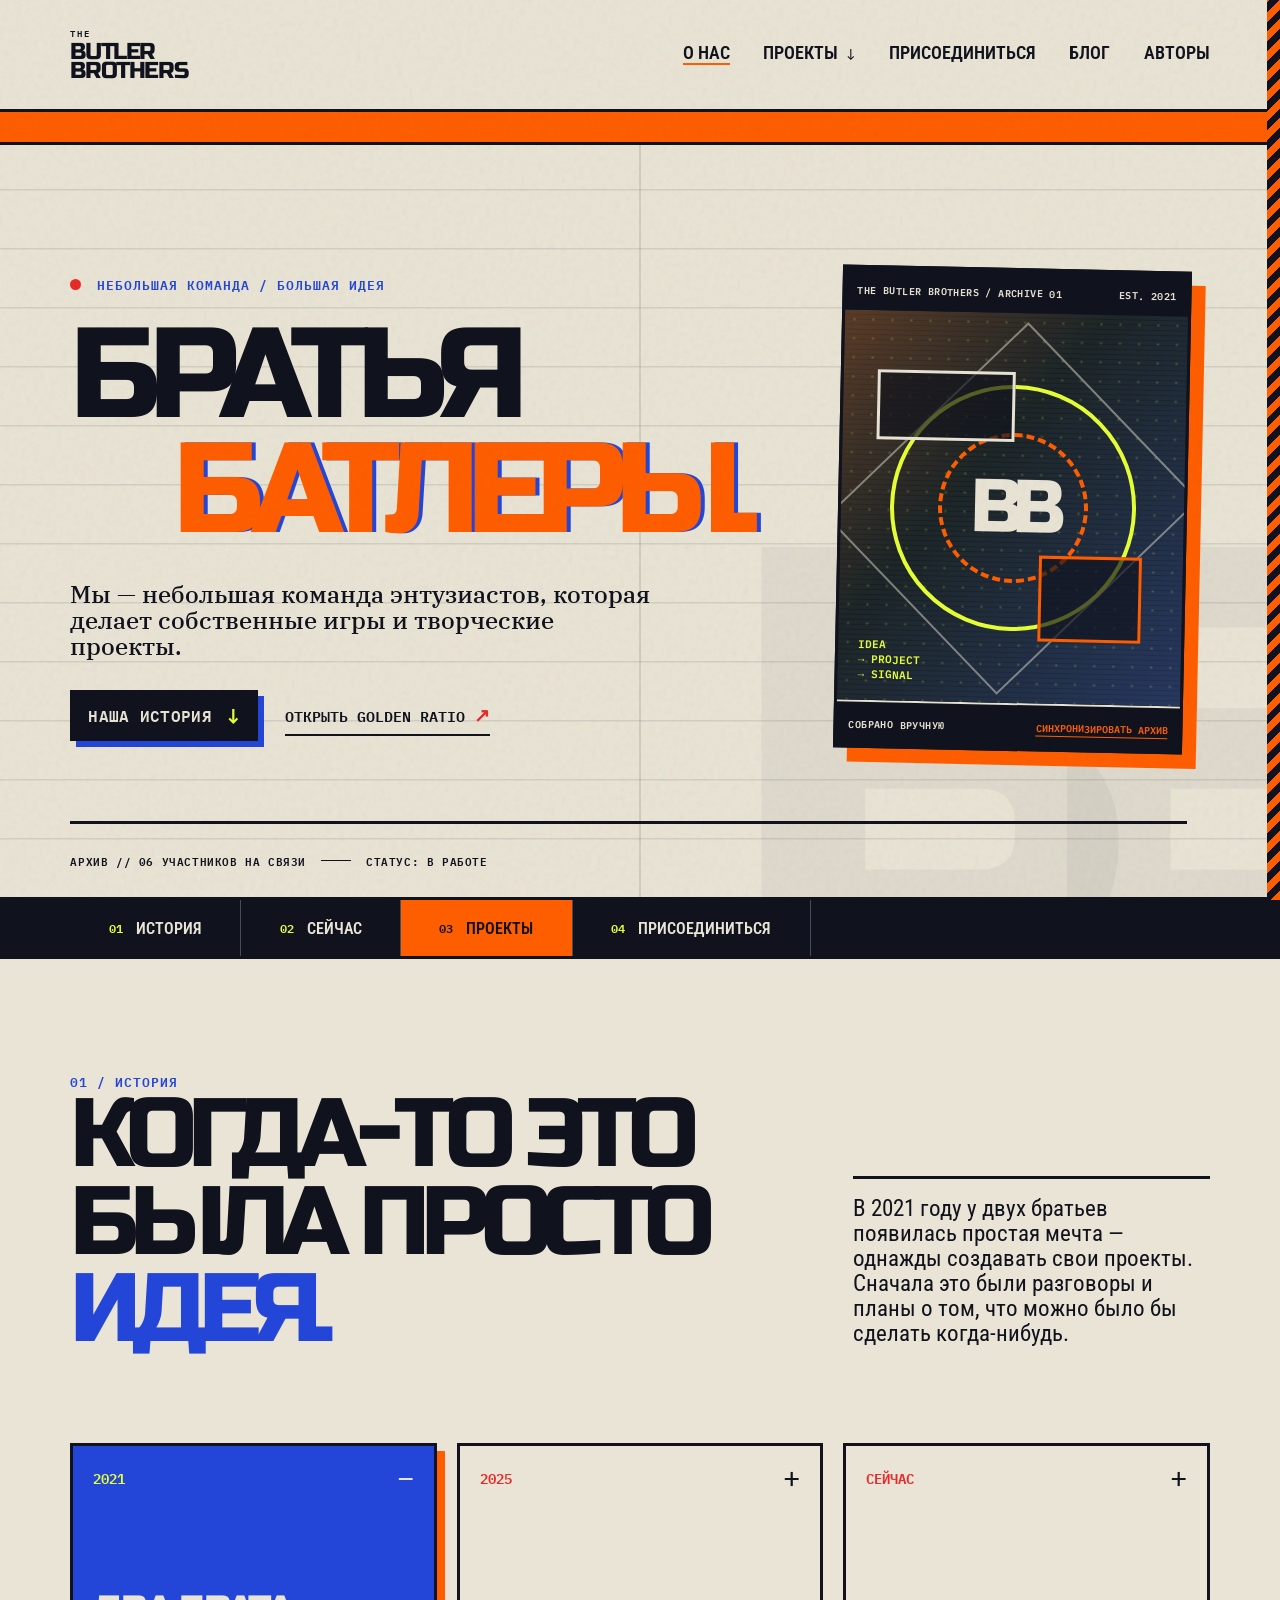
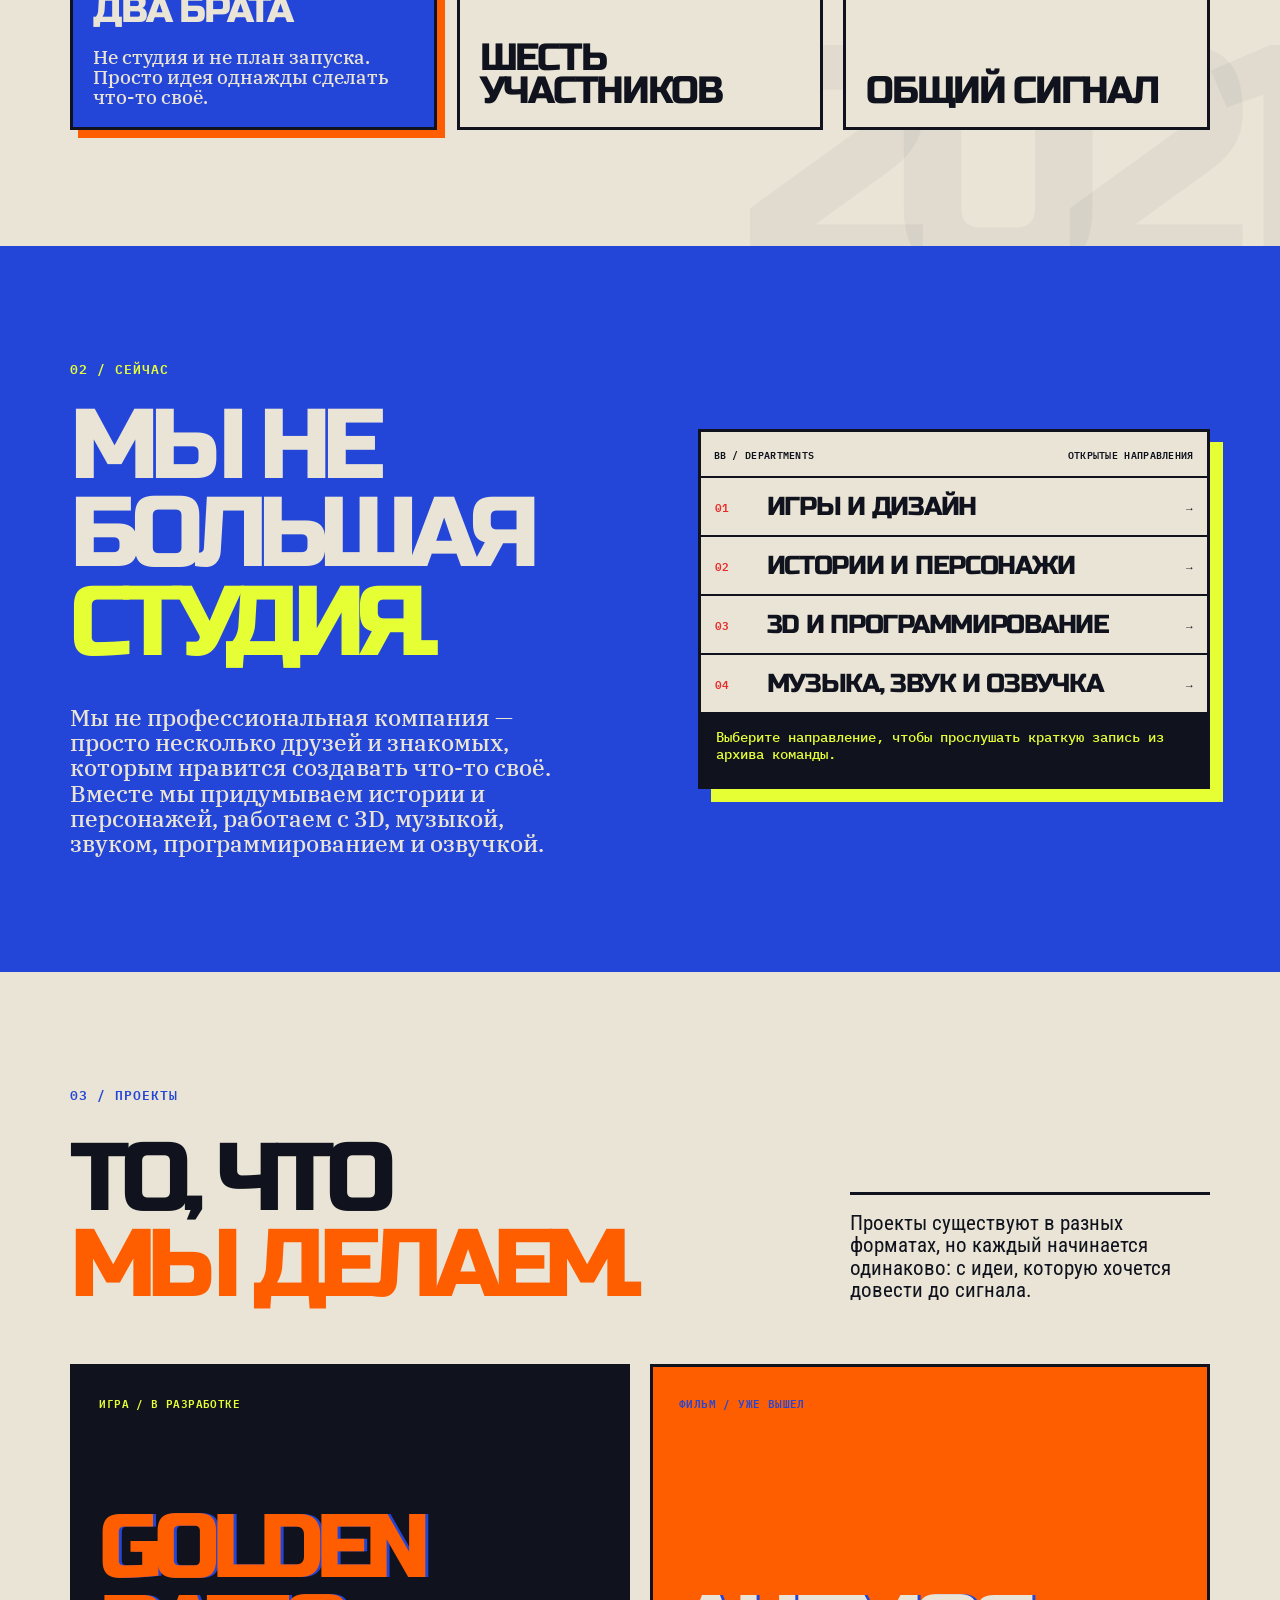
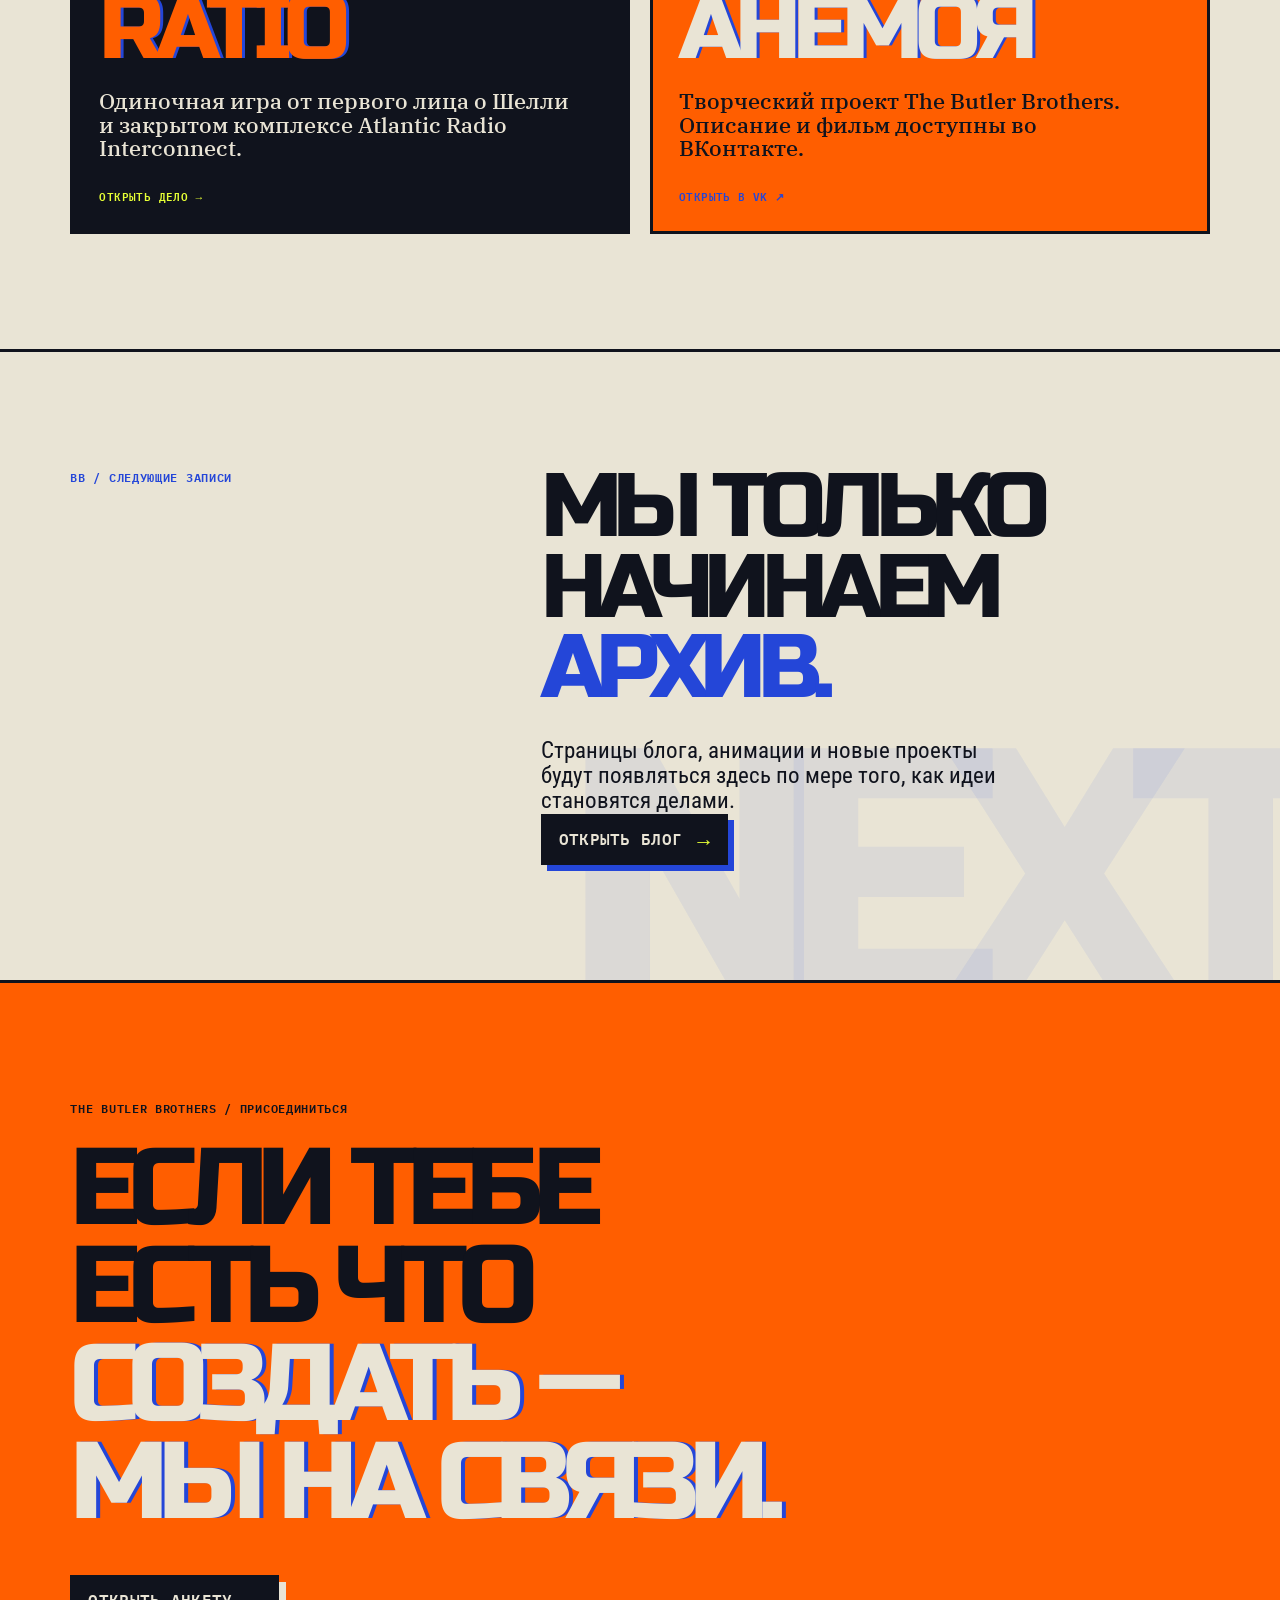
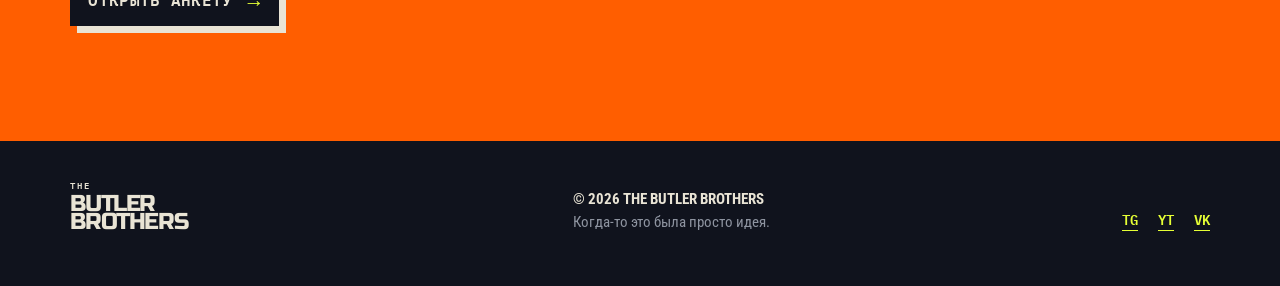
<file: index.html>
<!doctype html>
<html lang="ru">
  <head>
    <meta charset="UTF-8" />
    <meta name="viewport" content="width=device-width, initial-scale=1.0" />
    <meta name="description" content="Братья Батлеры — независимая команда, создающая игры и творческие проекты." />
    <title>Братья Батлеры — игры и творческие проекты</title>
    <link rel="stylesheet" href="css/about.css" />
    <link rel="stylesheet" href="css/fonts.css" />
  </head>
  <body class="bb-site">
    <div class="paper-noise" aria-hidden="true"></div>
    <div class="edge-tape" aria-hidden="true"></div>

    <header class="bb-header" id="top">
      <a class="bb-wordmark" href="#top" aria-label="Братья Батлеры — в начало"><span>THE</span>BUTLER<br />BROTHERS</a>
      <nav class="bb-nav" aria-label="Навигация студии">
        <a class="is-active" href="#about">О нас</a>
        <details class="projects-menu">
          <summary>Проекты <span>↓</span></summary>
          <div class="projects-popover">
            <details class="submenu"><summary>Игры <b>→</b></summary><div class="submenu-popover"><a href="golden-ratio.html">Golden Ratio <small>в разработке</small></a></div></details>
            <details class="submenu"><summary>Фильмы <b>→</b></summary><div class="submenu-popover"><a href="https://vk.ru/wall-231162998_2" target="_blank" rel="noreferrer">Анемоя <small>описание</small></a><a href="https://vk.ru/video-231162998_456239020" target="_blank" rel="noreferrer">Смотреть фильм <small>VK ↗</small></a></div></details>
            <a href="#archive">Анимация <small>архив</small></a>
            <a href="3d-models.html">3D-модели <small>viewer</small></a>
          </div>
        </details>
        <a href="join.html">Присоединиться</a>
        <a href="blog.html">Блог</a>
        <a href="authors.html">Авторы</a>
      </nav>
      <button class="mobile-menu" type="button" aria-expanded="false">МЕНЮ <span>+</span></button>
    </header>
    <nav class="mobile-nav" hidden aria-label="Мобильная навигация">
      <a href="#about">О нас</a><a href="golden-ratio.html">Golden Ratio</a><a href="https://vk.ru/wall-231162998_2" target="_blank" rel="noreferrer">Фильм «Анемоя»</a><a href="3d-models.html">3D-модели</a><a href="join.html">Присоединиться</a><a href="blog.html">Блог</a><a href="authors.html">Авторы</a>
    </nav>

    <div class="signal-ticker" aria-hidden="true"><div>THE BUTLER BROTHERS / INDEPENDENT PROJECTS / STORIES, GAMES, SOUND AND 3D / ESTABLISHED AS AN IDEA IN 2021 /</div></div>

    <main>
      <section class="hero" id="about" aria-labelledby="main-title">
        <div class="hero-copy">
          <p class="eyebrow"><span></span> НЕБОЛЬШАЯ КОМАНДА / БОЛЬШАЯ ИДЕЯ</p>
          <h1 id="main-title">БРАТЬЯ<br /><em>БАТЛЕРЫ.</em></h1>
          <p class="hero-lead">Мы — небольшая команда энтузиастов, которая делает собственные игры и творческие проекты.</p>
          <div class="hero-actions"><a class="dark-button" href="#story">НАША ИСТОРИЯ <b>↓</b></a><a class="text-link" href="golden-ratio.html">ОТКРЫТЬ GOLDEN RATIO <span>↗</span></a></div>
        </div>
        <div class="hero-object" aria-label="Архивный объект The Butler Brothers">
          <div class="object-top"><span>THE BUTLER BROTHERS / ARCHIVE 01</span><span>EST. 2021</span></div>
          <div class="object-core"><div class="object-ring ring-one"></div><div class="object-ring ring-two"></div><div class="object-block block-a"></div><div class="object-block block-b"></div><div class="object-grid" aria-hidden="true"></div><b>BB</b><span class="object-label">IDEA<br />→ PROJECT<br />→ SIGNAL</span></div>
          <div class="object-bottom"><span>СОБРАНО ВРУЧНУЮ</span><button type="button" data-sync-archive>СИНХРОНИЗИРОВАТЬ АРХИВ</button></div>
        </div>
        <div class="hero-status"><span data-archive-status>АРХИВ // 06 УЧАСТНИКОВ НА СВЯЗИ</span><i></i><span>СТАТУС: В РАБОТЕ</span></div>
      </section>

      <nav class="section-nav" aria-label="Навигация по странице"><a href="#story"><b>01</b> История</a><a href="#today"><b>02</b> Сейчас</a><a href="#projects"><b>03</b> Проекты</a><a href="join.html"><b>04</b> Присоединиться</a></nav>

      <section class="story" id="story">
        <div class="section-label">01 / ИСТОРИЯ</div>
        <div class="story-intro reveal"><h2>КОГДА-ТО ЭТО<br />БЫЛА ПРОСТО<br /><span>ИДЕЯ.</span></h2><p>В 2021 году у двух братьев появилась простая мечта — однажды создавать свои проекты. Сначала это были разговоры и планы о том, что можно было бы сделать когда-нибудь.</p></div>
        <div class="timeline" aria-label="История команды">
          <button class="timeline-card is-open reveal" type="button" aria-expanded="true"><span>2021</span><b>ДВА БРАТА</b><p>Не студия и не план запуска. Просто идея однажды сделать что-то своё.</p><i>−</i></button>
          <button class="timeline-card reveal" type="button" aria-expanded="false"><span>2025</span><b>ШЕСТЬ УЧАСТНИКОВ</b><p>К идее присоединились новые люди, и двое постепенно стали командой.</p><i>+</i></button>
          <button class="timeline-card reveal" type="button" aria-expanded="false"><span>СЕЙЧАС</span><b>ОБЩИЙ СИГНАЛ</b><p>Игры, истории, персонажи и первый мир, который можно пройти до конца.</p><i>+</i></button>
        </div>
      </section>

      <section class="today" id="today">
        <div class="today-copy reveal"><div class="section-label light">02 / СЕЙЧАС</div><h2>МЫ НЕ<br />БОЛЬШАЯ<br /><span>СТУДИЯ.</span></h2><p>Мы не профессиональная компания — просто несколько друзей и знакомых, которым нравится создавать что-то своё. Вместе мы придумываем истории и персонажей, работаем с 3D, музыкой, звуком, программированием и озвучкой.</p></div>
        <div class="departments reveal" aria-label="Направления команды">
          <div class="department-head"><span>BB / DEPARTMENTS</span><span>ОТКРЫТЫЕ НАПРАВЛЕНИЯ</span></div>
          <div class="department-list"><button type="button" data-department="01"><b>01</b><span>ИГРЫ И ДИЗАЙН</span><i>→</i></button><button type="button" data-department="02"><b>02</b><span>ИСТОРИИ И ПЕРСОНАЖИ</span><i>→</i></button><button type="button" data-department="03"><b>03</b><span>3D И ПРОГРАММИРОВАНИЕ</span><i>→</i></button><button type="button" data-department="04"><b>04</b><span>МУЗЫКА, ЗВУК И ОЗВУЧКА</span><i>→</i></button></div>
          <p data-department-output>Выберите направление, чтобы прослушать краткую запись из архива команды.</p>
        </div>
      </section>

      <section class="projects" id="projects">
        <div class="section-label">03 / ПРОЕКТЫ</div>
        <div class="projects-head reveal"><h2>ТО, ЧТО<br /><span>МЫ ДЕЛАЕМ.</span></h2><p>Проекты существуют в разных форматах, но каждый начинается одинаково: с идеи, которую хочется довести до сигнала.</p></div>
        <div class="projects-grid">
          <a class="project-card golden reveal" href="golden-ratio.html"><span>ИГРА / В РАЗРАБОТКЕ</span><h3>GOLDEN<br />RATIO</h3><p>Одиночная игра от первого лица о Шелли и закрытом комплексе Atlantic Radio Interconnect.</p><b>ОТКРЫТЬ ДЕЛО →</b></a>
          <a class="project-card anemoya reveal" href="https://vk.ru/wall-231162998_2" target="_blank" rel="noreferrer"><span>ФИЛЬМ / УЖЕ ВЫШЕЛ</span><h3>АНЕМОЯ</h3><p>Творческий проект The Butler Brothers. Описание и фильм доступны во ВКонтакте.</p><b>ОТКРЫТЬ В VK ↗</b></a>
        </div>
      </section>

      <section class="archive" id="archive">
        <div class="archive-mark">BB / СЛЕДУЮЩИЕ ЗАПИСИ</div>
        <div><h2>МЫ ТОЛЬКО<br />НАЧИНАЕМ<br /><span>АРХИВ.</span></h2><p>Страницы блога, анимации и новые проекты будут появляться здесь по мере того, как идеи становятся делами.</p><a class="dark-button" href="blog.html">ОТКРЫТЬ БЛОГ <b>→</b></a></div>
      </section>

      <section class="join" id="join"><p>THE BUTLER BROTHERS / ПРИСОЕДИНИТЬСЯ</p><h2>ЕСЛИ ТЕБЕ<br />ЕСТЬ ЧТО<br /><span>СОЗДАТЬ —<br />МЫ НА СВЯЗИ.</span></h2><a class="dark-button light-shadow" href="join.html">ОТКРЫТЬ АНКЕТУ <b>→</b></a></section>
    </main>

    <footer><a class="bb-wordmark footer-mark" href="#top"><span>THE</span>BUTLER<br />BROTHERS</a><div><b>© 2026 THE BUTLER BROTHERS</b><p>Когда-то это была просто идея.</p></div><div class="footer-links"><a href="#">TG</a><a href="#">YT</a><a href="#">VK</a></div></footer>
    <script src="js/about.js"></script>
  </body>
</html>
</file>
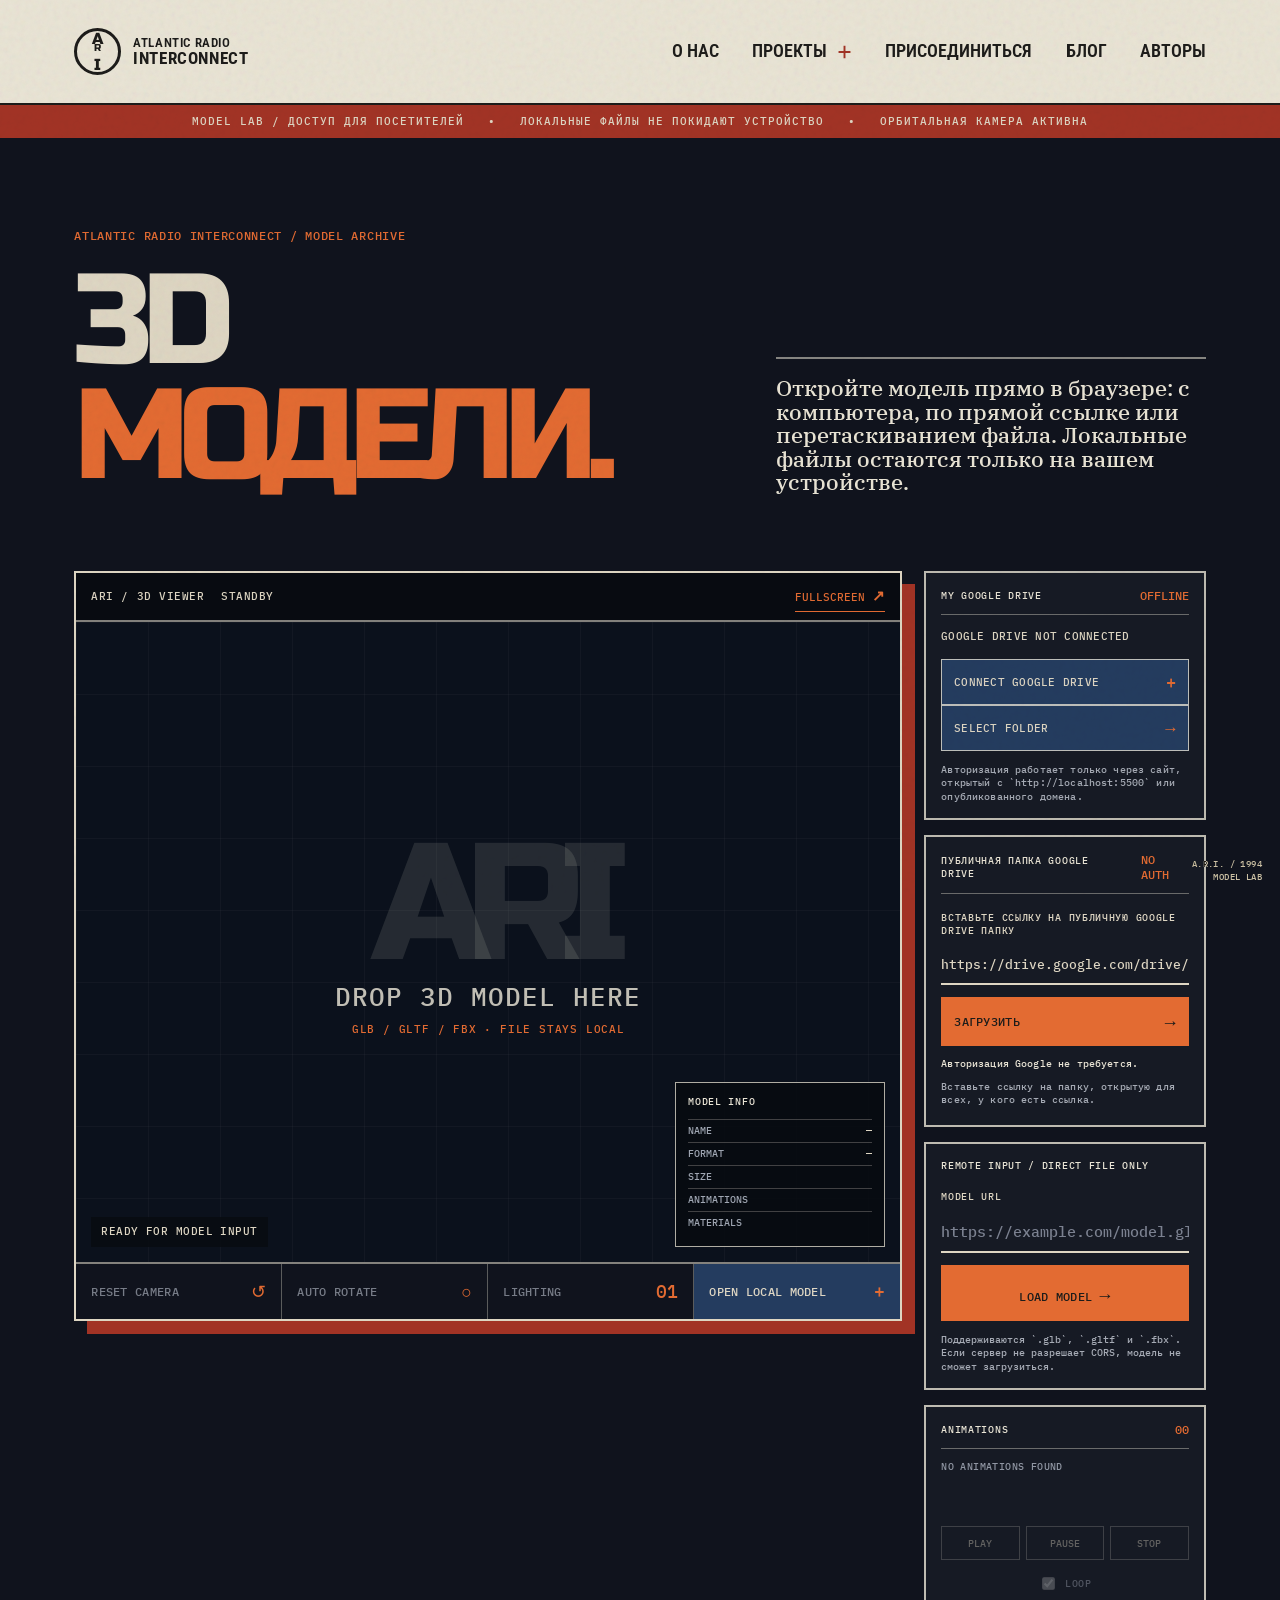
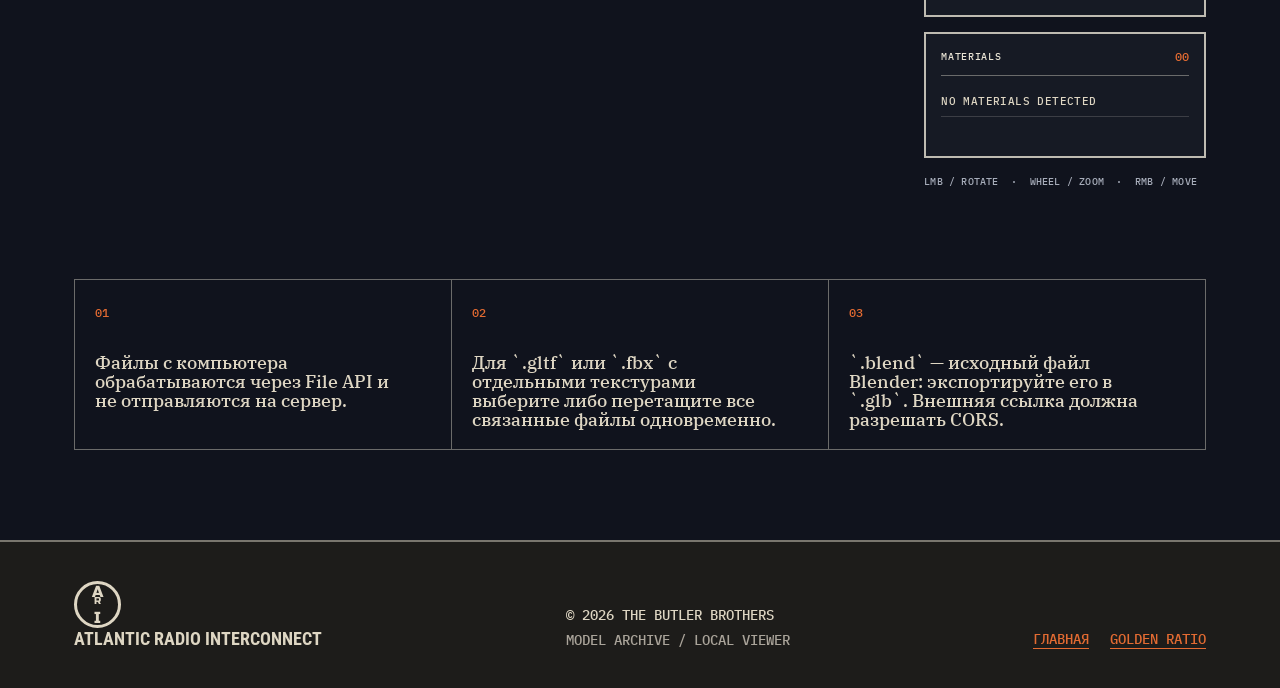
<file: 3d-models.html>
<!doctype html>
<html lang="ru">
  <head>
    <meta charset="UTF-8" />
    <meta name="viewport" content="width=device-width, initial-scale=1.0" />
    <meta name="description" content="3D-просмотрщик моделей The Butler Brothers и Atlantic Radio Interconnect." />
    <title>3D-модели — The Butler Brothers</title>
    <link rel="stylesheet" href="css/golden-ratio.css" />
    <link rel="stylesheet" href="css/fonts.css" />
    <link rel="stylesheet" href="css/viewer.css" />
    <link rel="stylesheet" href="css/viewer-navigation.css" />
    <link rel="stylesheet" href="css/viewer-interactions.css" />
    <link rel="stylesheet" href="css/viewer-drive.css" />
  </head>
  <body class="ari-portal models-page">
    <div class="film-grain" aria-hidden="true"></div>
    <div class="corner-index" aria-hidden="true">A.R.I. / 1994<br />MODEL LAB</div>

    <header class="portal-header" id="top">
      <a class="ari-logo" href="index.html" aria-label="The Butler Brothers — на главную">
        <span class="ari-disc">A<span>R</span>I</span>
        <span>ATLANTIC RADIO<br /><b>INTERCONNECT</b></span>
      </a>
      <nav class="portal-nav" aria-label="Навигация студии">
        <a href="index.html#about">О нас</a>
        <details class="project-nav">
          <summary>Проекты <span>+</span></summary>
          <div class="project-panel">
            <details class="project-group"><summary>Игры <i>→</i></summary><div class="project-subpanel"><a href="golden-ratio.html">Golden Ratio <small>в разработке</small></a></div></details>
            <details class="project-group"><summary>Фильмы <i>→</i></summary><div class="project-subpanel"><a href="https://vk.ru/wall-231162998_2" target="_blank" rel="noreferrer">Анемоя <small>описание</small></a><a href="https://vk.ru/video-231162998_456239020" target="_blank" rel="noreferrer">Смотреть фильм <small>VK ↗</small></a></div></details>
            <a href="index.html#archive">Анимация <small>архив</small></a>
            <a class="project-current" href="#viewer">3D-модели <small>viewer</small></a>
          </div>
        </details>
        <a href="join.html">Присоединиться</a>
        <a href="blog.html">Блог</a>
        <a href="authors.html">Авторы</a>
      </nav>
      <button class="portal-menu" type="button" aria-expanded="false">МЕНЮ <span>≡</span></button>
    </header>
    <nav class="mobile-drawer" hidden aria-label="Мобильная навигация">
      <a href="index.html#about">О нас</a><a href="golden-ratio.html">Golden Ratio</a><a href="https://vk.ru/wall-231162998_2" target="_blank" rel="noreferrer">Анемоя</a><a href="#viewer">3D-модели</a><a href="join.html">Присоединиться</a><a href="blog.html">Блог</a><a href="authors.html">Авторы</a>
    </nav>

    <div class="notice-bar"><span>MODEL LAB / ДОСТУП ДЛЯ ПОСЕТИТЕЛЕЙ</span><span>•</span><span>ЛОКАЛЬНЫЕ ФАЙЛЫ НЕ ПОКИДАЮТ УСТРОЙСТВО</span><span>•</span><span>ОРБИТАЛЬНАЯ КАМЕРА АКТИВНА</span></div>

    <main class="model-lab" id="viewer">
      <header class="lab-heading">
        <div>
          <p class="eyebrow">ATLANTIC RADIO INTERCONNECT / MODEL ARCHIVE</p>
          <h1>3D <span>МОДЕЛИ.</span></h1>
        </div>
        <p>Откройте модель прямо в браузере: с компьютера, по прямой ссылке или перетаскиванием файла. Локальные файлы остаются только на вашем устройстве.</p>
      </header>

      <section class="viewer-layout" data-viewer-root>
        <div class="viewer-terminal">
          <div class="viewer-topbar">
            <span>ARI / 3D VIEWER <b data-viewer-state>STANDBY</b></span>
            <button class="viewer-text-button" type="button" data-fullscreen>FULLSCREEN <b>↗</b></button>
          </div>

          <div class="viewer-stage" data-viewer-stage>
            <div class="viewer-canvas" data-viewer-canvas aria-label="Интерактивный 3D-просмотрщик"></div>
            <div class="viewer-grid" aria-hidden="true"></div>
            <div class="viewer-empty" data-viewer-empty>
              <span class="empty-mark">ARI</span>
              <strong>DROP 3D MODEL HERE</strong>
              <p>GLB / GLTF / FBX · FILE STAYS LOCAL</p>
            </div>
            <div class="viewer-status" data-viewer-status aria-live="polite">READY FOR MODEL INPUT</div>
            <div class="viewer-progress" data-viewer-progress aria-hidden="true"><i data-viewer-progress-bar></i></div>
            <aside class="model-info" data-model-info aria-label="Информация о модели">
              <p>MODEL INFO</p>
              <dl>
                <div data-info-name><dt>NAME</dt><dd data-model-name>—</dd></div>
                <div data-info-format><dt>FORMAT</dt><dd data-model-format>—</dd></div>
                <div data-info-size hidden><dt>SIZE</dt><dd data-model-size></dd></div>
                <div data-info-animations hidden><dt>ANIMATIONS</dt><dd data-model-animations></dd></div>
                <div data-info-materials hidden><dt>MATERIALS</dt><dd data-model-materials></dd></div>
              </dl>
            </aside>
          </div>

          <div class="viewer-toolbar">
            <button type="button" data-reset-camera disabled>RESET CAMERA <b>↺</b></button>
            <button type="button" data-auto-rotate aria-pressed="false" disabled>AUTO ROTATE <b>○</b></button>
            <button type="button" data-lighting disabled>LIGHTING <b>01</b></button>
            <label class="local-model-button">OPEN LOCAL MODEL <b>+</b><input data-model-file type="file" accept=".glb,.gltf,.fbx,.bin,image/*" multiple /></label>
          </div>
        </div>

        <aside class="viewer-inspector">
          <section class="inspector-panel drive-panel" data-drive-panel>
            <div class="panel-header"><p>MY GOOGLE DRIVE</p><span data-drive-state>OFFLINE</span></div>
            <p class="drive-account" data-drive-account aria-live="polite">GOOGLE DRIVE NOT CONNECTED</p>
            <button class="drive-button drive-connect" type="button" data-drive-connect>CONNECT GOOGLE DRIVE <b>+</b></button>
            <div class="drive-actions" data-drive-actions hidden>
              <button class="drive-button" type="button" data-drive-select-folder>SELECT FOLDER <b>→</b></button>
              <button class="drive-back" type="button" data-drive-back hidden>← BACK TO FOLDER</button>
            </div>
            <p class="drive-message" data-drive-message aria-live="polite">Авторизация работает только через сайт, открытый с `http://localhost:5500` или опубликованного домена.</p>
            <div class="drive-browser" data-drive-browser hidden>
              <p class="panel-label" data-drive-location>FOLDERS / MY DRIVE</p>
              <ul class="drive-folder-list" data-drive-folders></ul>
              <p class="panel-label drive-model-title">3D MODELS</p>
              <ul class="drive-model-list" data-drive-models></ul>
            </div>
          </section>

          <section class="inspector-panel public-drive-panel" data-public-drive-panel>
            <div class="panel-header"><p>ПУБЛИЧНАЯ ПАПКА GOOGLE DRIVE</p><span>NO AUTH</span></div>
            <label for="public-drive-folder-url">ВСТАВЬТЕ ССЫЛКУ НА ПУБЛИЧНУЮ GOOGLE DRIVE ПАПКУ</label>
            <input id="public-drive-folder-url" data-public-drive-url type="url" inputmode="url" value="https://drive.google.com/drive/folders/1-cKQokicZjqkC6-rXMyoscRQZFHfFSvj?usp=sharing" placeholder="https://drive.google.com/drive/folders/..." autocomplete="url" />
            <button class="public-drive-load" type="button" data-public-drive-load>ЗАГРУЗИТЬ <b>→</b></button>
            <p class="public-drive-note">Авторизация Google не требуется.</p>
            <p class="public-drive-message" data-public-drive-message aria-live="polite">Вставьте ссылку на папку, открытую для всех, у кого есть ссылка.</p>
            <div class="public-drive-browser" data-public-drive-browser hidden>
              <p class="panel-label" data-public-drive-location>МОДЕЛИ</p>
              <ul class="public-drive-model-list" data-public-drive-models></ul>
            </div>
          </section>

          <section class="inspector-panel model-url-panel">
            <p class="panel-label">REMOTE INPUT / DIRECT FILE ONLY</p>
            <label for="model-url">MODEL URL</label>
            <input id="model-url" data-model-url type="url" inputmode="url" placeholder="https://example.com/model.glb" autocomplete="url" />
            <button type="button" data-load-url>LOAD MODEL <b>→</b></button>
            <small>Поддерживаются `.glb`, `.gltf` и `.fbx`. Если сервер не разрешает CORS, модель не сможет загрузиться.</small>
          </section>

          <section class="inspector-panel animation-panel">
            <div class="panel-header"><p>ANIMATIONS</p><span data-animation-count>00</span></div>
            <div class="animation-list" data-animation-list><p class="empty-panel">NO ANIMATIONS FOUND</p></div>
            <div class="animation-controls">
              <button type="button" data-animation-play disabled>PLAY</button>
              <button type="button" data-animation-pause disabled>PAUSE</button>
              <button type="button" data-animation-stop disabled>STOP</button>
              <label><input type="checkbox" data-animation-loop checked disabled /> LOOP</label>
            </div>
          </section>

          <section class="inspector-panel materials-panel">
            <div class="panel-header"><p>MATERIALS</p><span data-material-count>00</span></div>
            <ul class="material-list" data-material-list><li class="empty-panel">NO MATERIALS DETECTED</li></ul>
          </section>

          <p class="viewer-help">LMB / ROTATE &nbsp;·&nbsp; WHEEL / ZOOM &nbsp;·&nbsp; RMB / MOVE</p>
        </aside>
      </section>

      <section class="lab-notes">
        <div><b>01</b><p>Файлы с компьютера обрабатываются через File API и не отправляются на сервер.</p></div>
        <div><b>02</b><p>Для `.gltf` или `.fbx` с отдельными текстурами выберите либо перетащите все связанные файлы одновременно.</p></div>
        <div><b>03</b><p>`.blend` — исходный файл Blender: экспортируйте его в `.glb`. Внешняя ссылка должна разрешать CORS.</p></div>
      </section>
    </main>

    <footer>
      <div class="footer-logo"><span class="ari-disc">A<span>R</span>I</span><b>ATLANTIC RADIO INTERCONNECT</b></div>
      <div>© 2026 THE BUTLER BROTHERS<br /><p>MODEL ARCHIVE / LOCAL VIEWER</p></div>
      <div class="footer-channels"><a href="index.html">ГЛАВНАЯ</a><a href="golden-ratio.html">GOLDEN RATIO</a></div>
    </footer>

    <script type="importmap">
      { "imports": { "three": "./js/vendor/three.module.js" } }
    </script>
    <script src="https://accounts.google.com/gsi/client" async defer data-google-identity></script>
    <script type="module" src="js/viewer.js?v=20261003-public-drive-config"></script>
  </body>
</html>
</file>
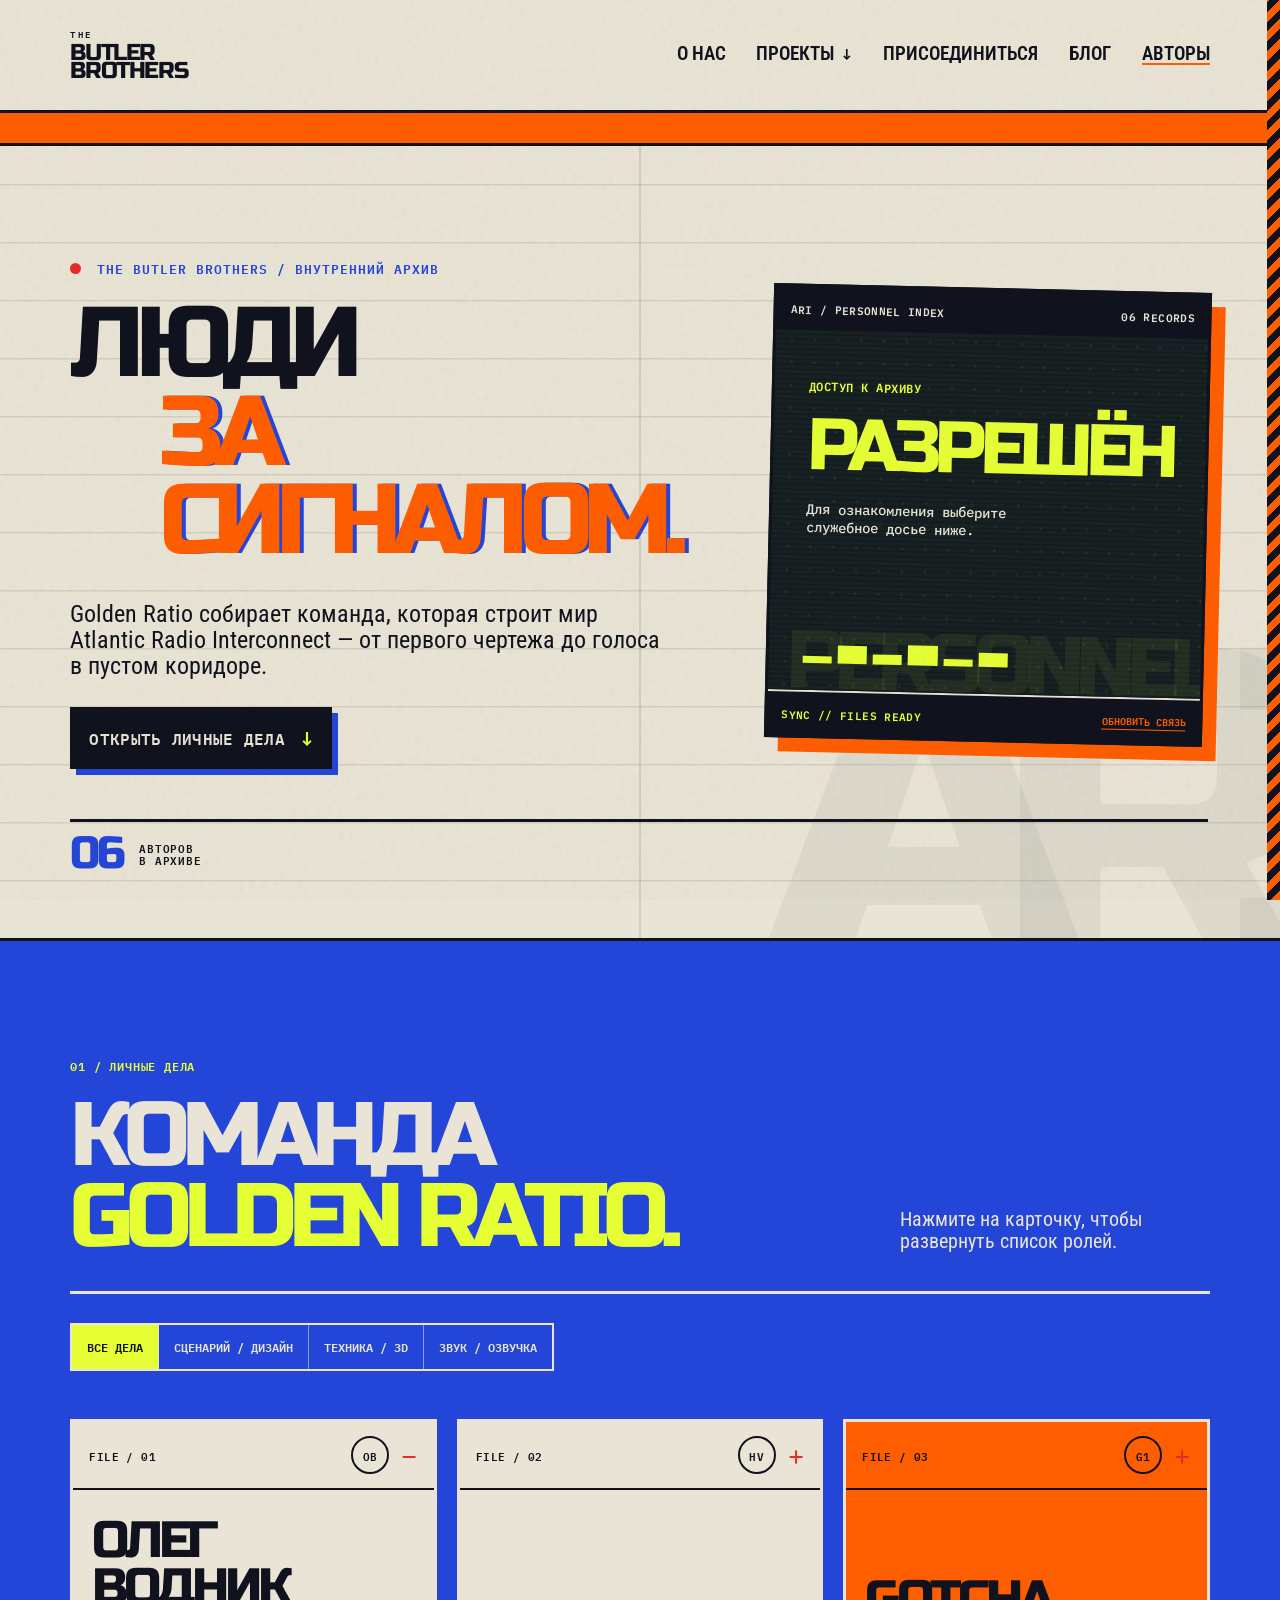
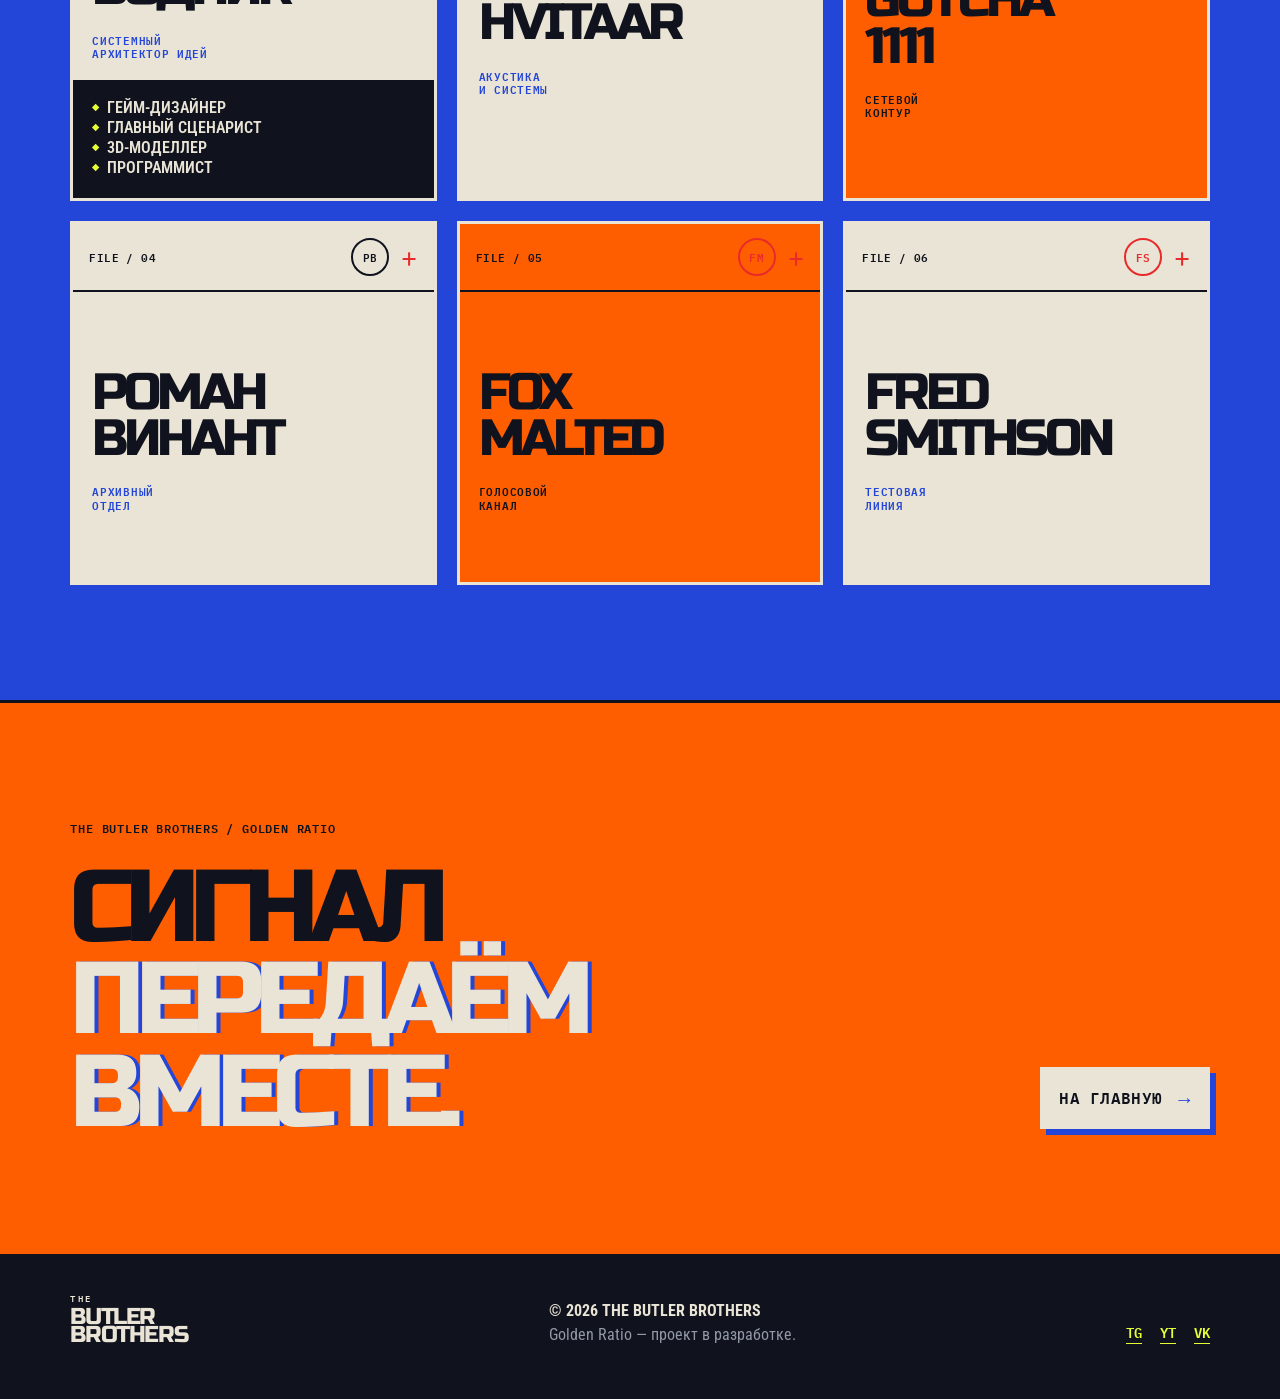
<file: authors.html>
<!doctype html>
<html lang="ru">
  <head>
    <meta charset="UTF-8" />
    <meta name="viewport" content="width=device-width, initial-scale=1.0" />
    <meta name="description" content="Авторы Golden Ratio — The Butler Brothers." />
    <title>Авторы — Golden Ratio / The Butler Brothers</title>
    <link rel="stylesheet" href="css/site-shell.css" />
    <link rel="stylesheet" href="css/authors.css" />
    <link rel="stylesheet" href="css/fonts.css" />
    <style>.author-hero h1{font-size:clamp(63px,7.7vw,130px)}</style>
  </head>
  <body class="ari-site authors-page">
    <div class="page-noise" aria-hidden="true"></div>
    <div class="safety-stripe" aria-hidden="true"></div>

    <header class="site-header authors-header" id="top">
      <a class="wordmark" href="index.html" aria-label="The Butler Brothers — на главную страницу"><span>THE</span>BUTLER<br />BROTHERS</a>
      <nav class="main-nav" aria-label="Навигация студии">
        <a href="index.html#about">О нас</a>
        <details class="projects-menu">
          <summary>Проекты <span>↓</span></summary>
          <div class="projects-popover">
            <details class="submenu"><summary>Игры <b>→</b></summary><div class="submenu-popover"><a href="golden-ratio.html">Golden Ratio <small>в разработке</small></a></div></details>
            <details class="submenu"><summary>Фильмы <b>→</b></summary><div class="submenu-popover"><a href="https://vk.ru/wall-231162998_2" target="_blank" rel="noreferrer">Анемоя <small>описание</small></a><a href="https://vk.ru/video-231162998_456239020" target="_blank" rel="noreferrer">Смотреть фильм <small>VK ↗</small></a></div></details>
            <a href="index.html#archive">Анимация <small>архив</small></a>
            <a href="3d-models.html">3D-модели <small>viewer</small></a>
          </div>
        </details>
        <a href="join.html">Присоединиться</a>
        <a href="blog.html">Блог</a>
        <a class="active" href="#top">Авторы</a>
      </nav>
      <button class="mobile-menu" type="button" aria-expanded="false">МЕНЮ <span>+</span></button>
    </header>
    <nav class="mobile-nav" hidden aria-label="Мобильная навигация">
      <a href="index.html#about">О нас</a><a href="golden-ratio.html">Golden Ratio</a><a href="https://vk.ru/wall-231162998_2" target="_blank" rel="noreferrer">Фильм «Анемоя»</a><a href="3d-models.html">3D-модели</a><a href="join.html">Присоединиться</a><a href="blog.html">Блог</a><a href="#top">Авторы</a>
    </nav>

    <div class="ticker" aria-hidden="true"><div>THE BUTLER BROTHERS / AUTHOR INDEX / GOLDEN RATIO DEVELOPMENT FILES / PERSONNEL RECORDS / DO NOT REMOVE FROM ARCHIVE /</div></div>

    <main>
      <section class="author-hero" aria-labelledby="authors-title">
        <div class="author-hero-copy">
          <p class="author-kicker"><span></span> THE BUTLER BROTHERS / ВНУТРЕННИЙ АРХИВ</p>
          <h1 id="authors-title">ЛЮДИ<br /><em>ЗА СИГНАЛОМ.</em></h1>
          <p>Golden Ratio собирает команда, которая строит мир Atlantic Radio Interconnect — от первого чертежа до голоса в пустом коридоре.</p>
          <a href="#records" class="author-button">ОТКРЫТЬ ЛИЧНЫЕ ДЕЛА <b>↓</b></a>
        </div>
        <div class="author-terminal" aria-label="Терминал кадрового архива">
          <div class="terminal-cap"><span>ARI / PERSONNEL INDEX</span><span>06 RECORDS</span></div>
          <div class="terminal-core"><p>ДОСТУП К АРХИВУ</p><strong>РАЗРЕШЁН</strong><small>Для ознакомления выберите<br />служебное досье ниже.</small><div class="terminal-bars" aria-hidden="true"><i></i><i></i><i></i><i></i><i></i><i></i></div></div>
          <div class="terminal-foot"><span data-author-log>SYNC // FILES READY</span><button type="button" data-author-scan>ОБНОВИТЬ СВЯЗЬ</button></div>
        </div>
        <div class="author-count"><b>06</b><span>АВТОРОВ<br />В АРХИВЕ</span></div>
      </section>

      <section class="records" id="records">
        <div class="records-head"><div><p>01 / ЛИЧНЫЕ ДЕЛА</p><h2>КОМАНДА<br /><span>GOLDEN RATIO.</span></h2></div><p class="records-note">Нажмите на карточку, чтобы развернуть список ролей.</p></div>
        <div class="records-tools" role="group" aria-label="Фильтр специализаций"><button class="is-selected" type="button" data-filter="all">ВСЕ ДЕЛА</button><button type="button" data-filter="creative">СЦЕНАРИЙ / ДИЗАЙН</button><button type="button" data-filter="technical">ТЕХНИКА / 3D</button><button type="button" data-filter="voice">ЗВУК / ОЗВУЧКА</button></div>

        <div class="personnel-grid">
          <article class="personnel-card is-open" data-person="creative technical" tabindex="0"><button class="personnel-trigger" type="button" aria-expanded="true"><span class="file-index">FILE / 01</span><span class="file-mark">ОВ</span><span class="file-toggle">−</span></button><div class="personnel-name"><h3>ОЛЕГ<br />ВОДНИК</h3><p>СИСТЕМНЫЙ<br />АРХИТЕКТОР ИДЕЙ</p></div><div class="personnel-detail"><ul><li>Гейм-дизайнер</li><li>Главный сценарист</li><li>3D-моделлер</li><li>Программист</li></ul></div></article>
          <article class="personnel-card" data-person="technical voice" tabindex="0"><button class="personnel-trigger" type="button" aria-expanded="false"><span class="file-index">FILE / 02</span><span class="file-mark">HV</span><span class="file-toggle">+</span></button><div class="personnel-name"><h3>HVITAAR</h3><p>АКУСТИКА<br />И СИСТЕМЫ</p></div><div class="personnel-detail"><ul><li>Звукорежиссёр</li><li>3D-моделлер</li><li>Композитор</li><li>Программист</li><li>Черновая озвучка</li></ul></div></article>
          <article class="personnel-card compact-card" data-person="technical" tabindex="0"><button class="personnel-trigger" type="button" aria-expanded="false"><span class="file-index">FILE / 03</span><span class="file-mark">G1</span><span class="file-toggle">+</span></button><div class="personnel-name"><h3>GOTCHA<br />1111</h3><p>СЕТЕВОЙ<br />КОНТУР</p></div><div class="personnel-detail"><ul><li>Веб-программист</li></ul></div></article>
          <article class="personnel-card" data-person="creative technical voice" tabindex="0"><button class="personnel-trigger" type="button" aria-expanded="false"><span class="file-index">FILE / 04</span><span class="file-mark">РВ</span><span class="file-toggle">+</span></button><div class="personnel-name"><h3>РОМАН<br />ВИНАНТ</h3><p>АРХИВНЫЙ<br />ОТДЕЛ</p></div><div class="personnel-detail"><ul><li>Младший сценарист</li><li>3D-моделлер</li><li>Черновая озвучка</li></ul></div></article>
          <article class="personnel-card compact-card voice-card" data-person="voice" tabindex="0"><button class="personnel-trigger" type="button" aria-expanded="false"><span class="file-index">FILE / 05</span><span class="file-mark">FM</span><span class="file-toggle">+</span></button><div class="personnel-name"><h3>FOX<br />MALTED</h3><p>ГОЛОСОВОЙ<br />КАНАЛ</p></div><div class="personnel-detail"><ul><li>Озвучка</li></ul></div></article>
          <article class="personnel-card voice-card" data-person="voice technical" tabindex="0"><button class="personnel-trigger" type="button" aria-expanded="false"><span class="file-index">FILE / 06</span><span class="file-mark">FS</span><span class="file-toggle">+</span></button><div class="personnel-name"><h3>FRED<br />SMITHSON</h3><p>ТЕСТОВАЯ<br />ЛИНИЯ</p></div><div class="personnel-detail"><ul><li>Черновая озвучка</li><li>Ответственный за нейронку</li></ul></div></article>
        </div>
        <p class="records-empty" hidden data-filter-empty>В этом отделе пока нет открытых личных дел.</p>
      </section>

      <section class="author-outro"><div><p>THE BUTLER BROTHERS / GOLDEN RATIO</p><h2>СИГНАЛ<br /><span>ПЕРЕДАЁМ<br />ВМЕСТЕ.</span></h2></div><a class="author-button warm" href="index.html">НА ГЛАВНУЮ <b>→</b></a></section>
    </main>

    <footer><a class="wordmark footer-mark" href="index.html"><span>THE</span>BUTLER<br />BROTHERS</a><div><b>© 2026 THE BUTLER BROTHERS</b><p>Golden Ratio — проект в разработке.</p></div><div class="footer-links"><a href="#">TG</a><a href="#">YT</a><a href="#">VK</a></div></footer>
    <script src="js/authors.js"></script>
  </body>
</html>
</file>
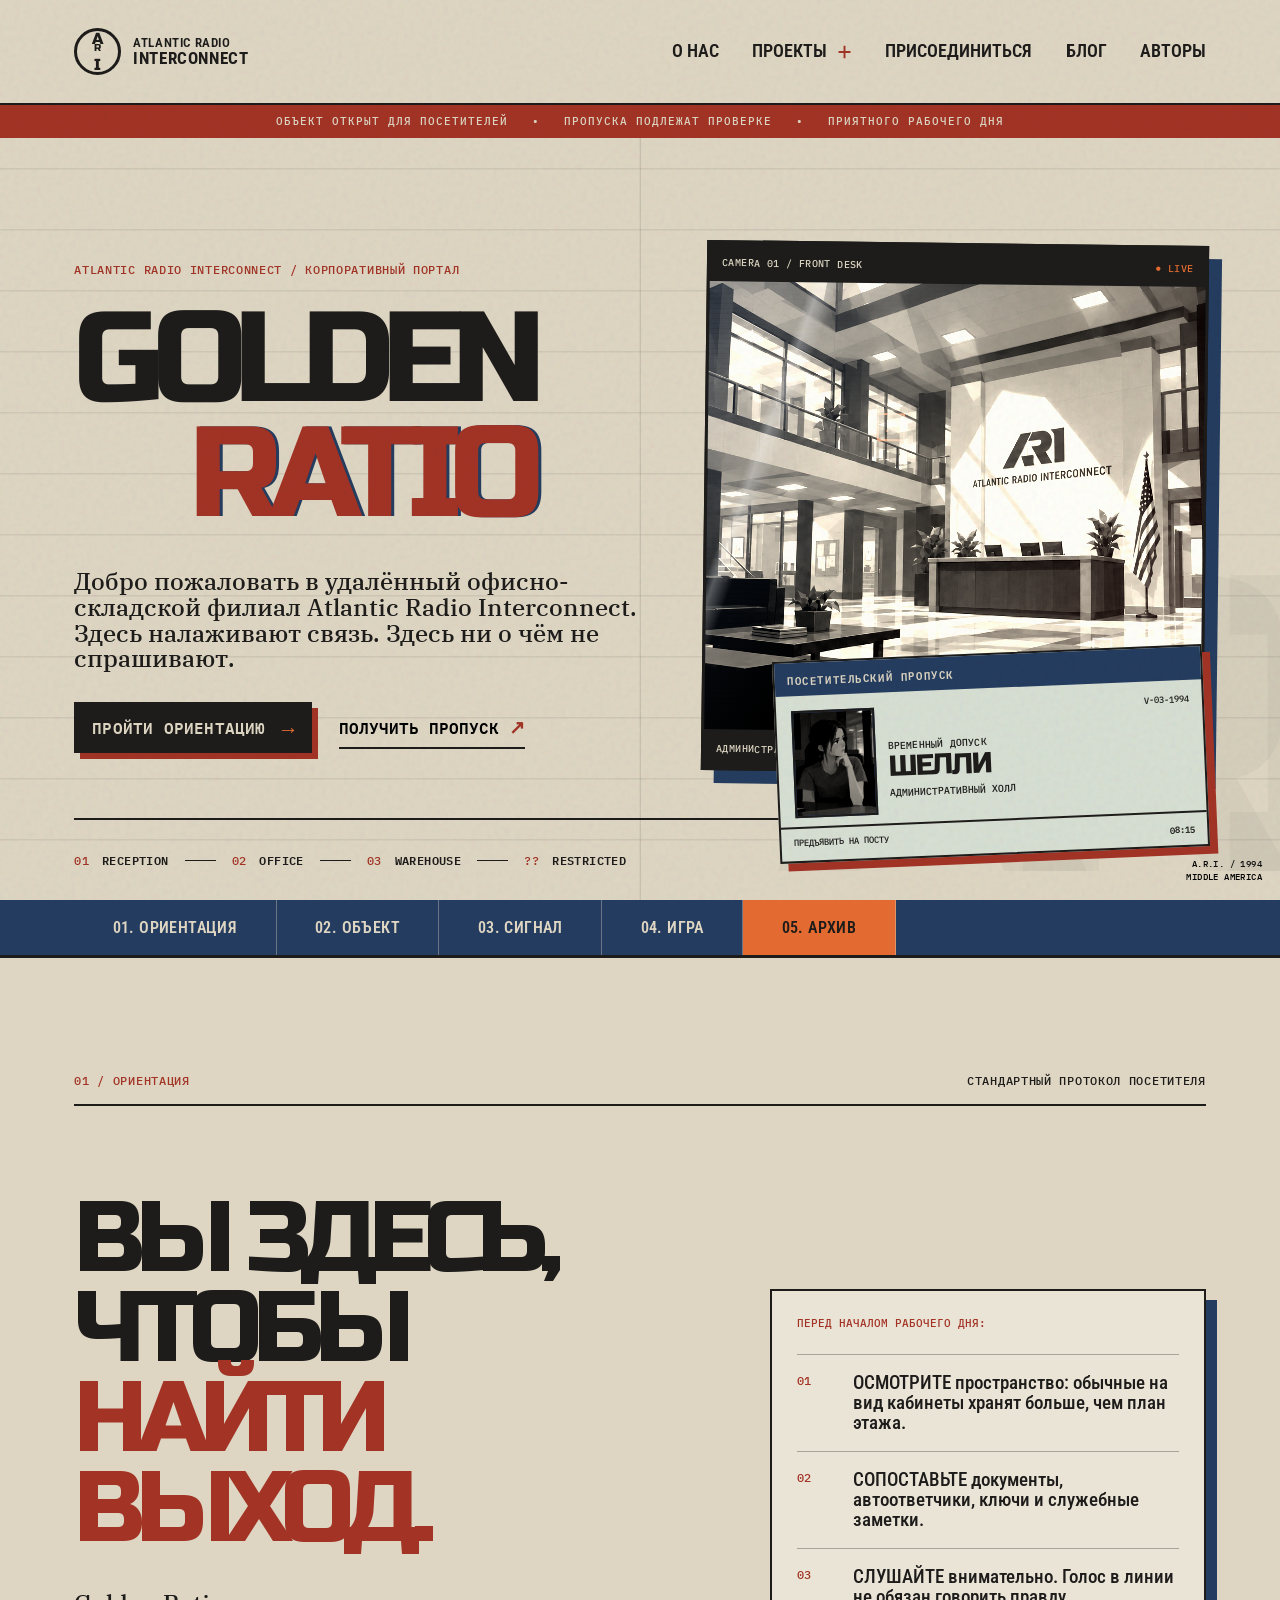
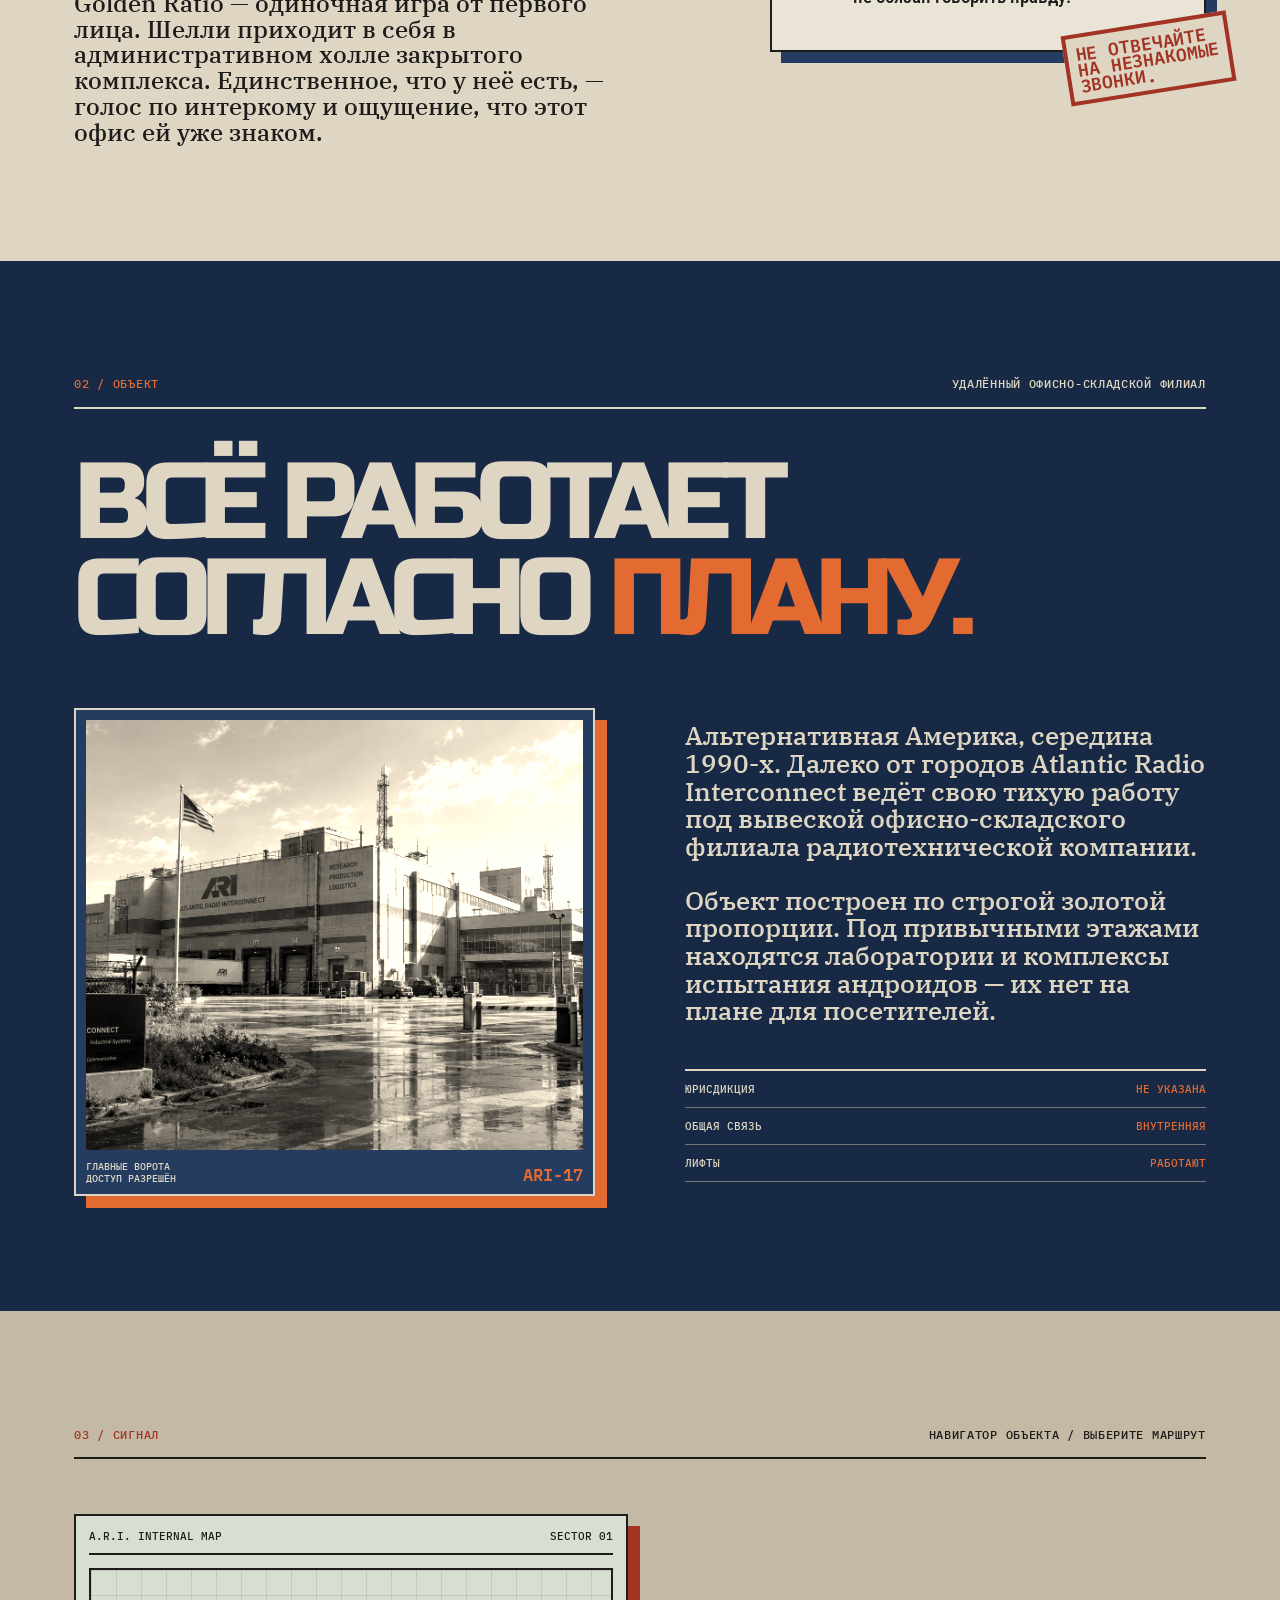
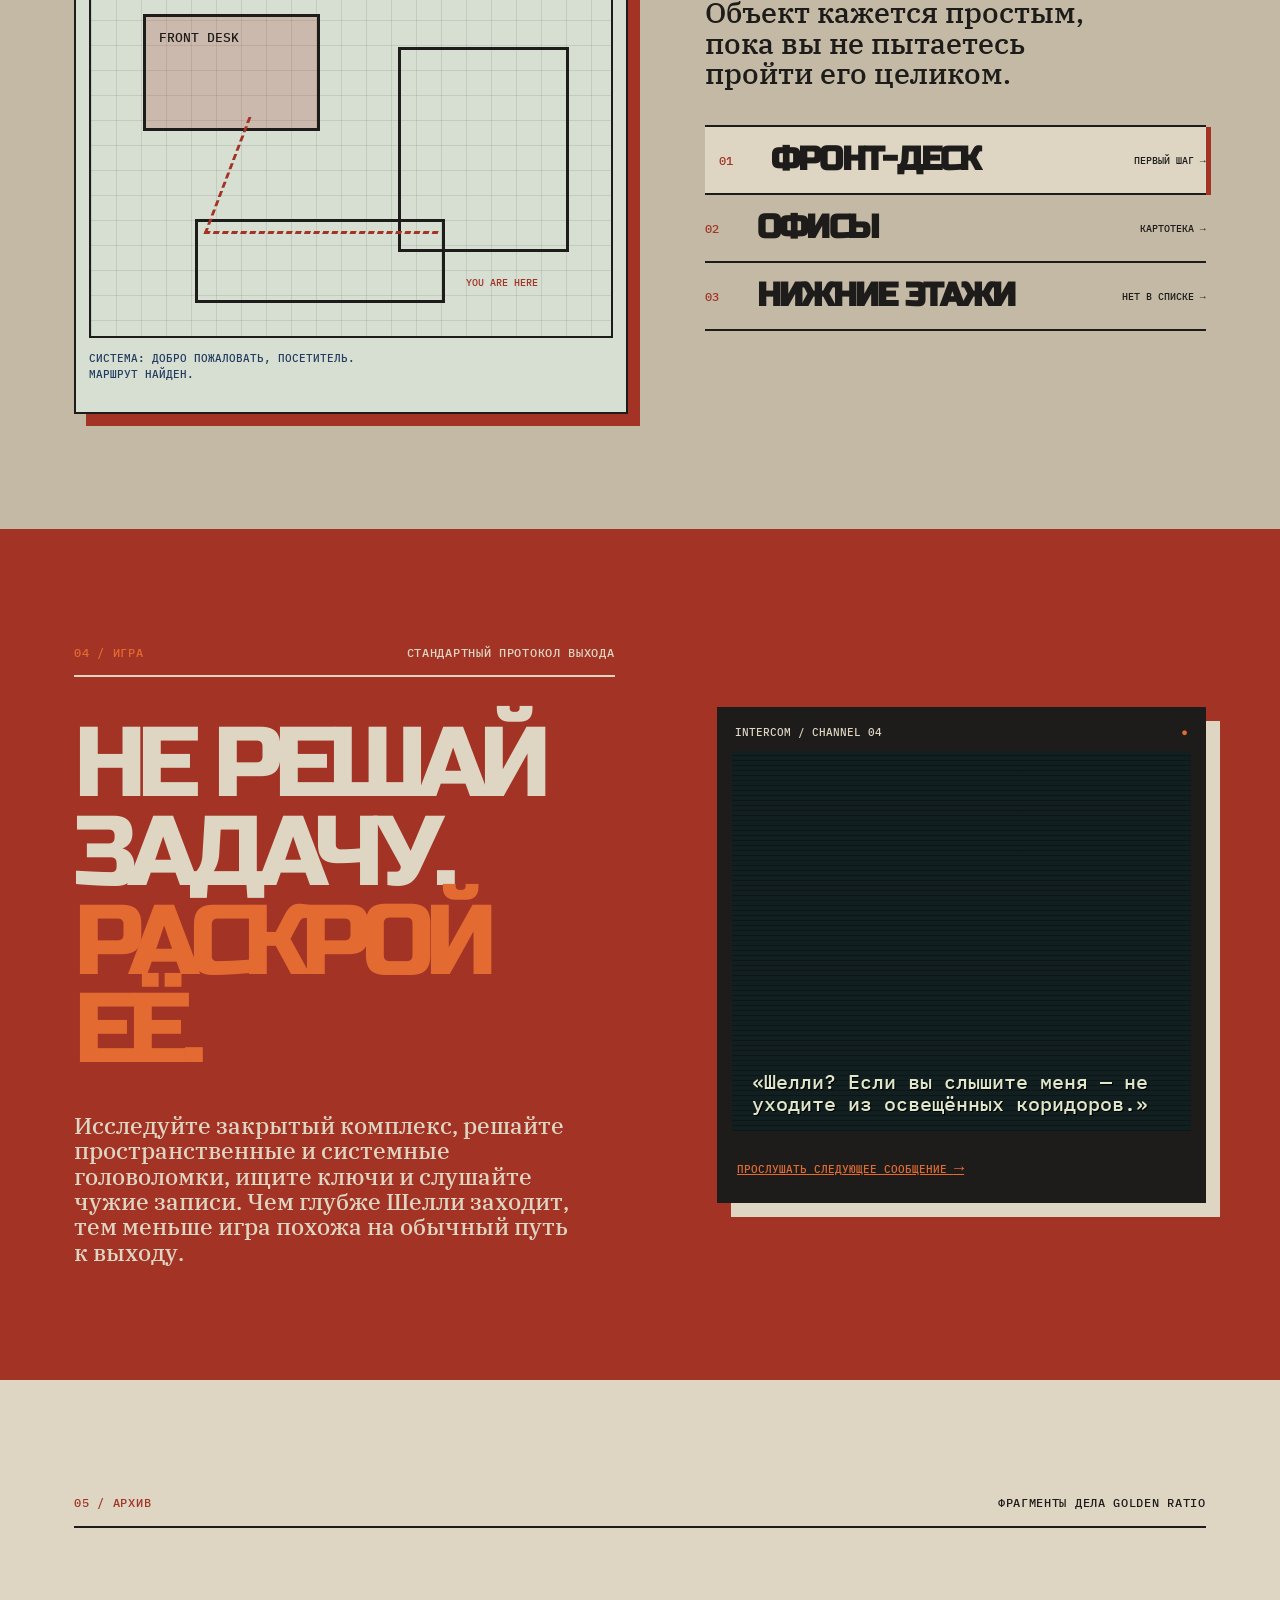
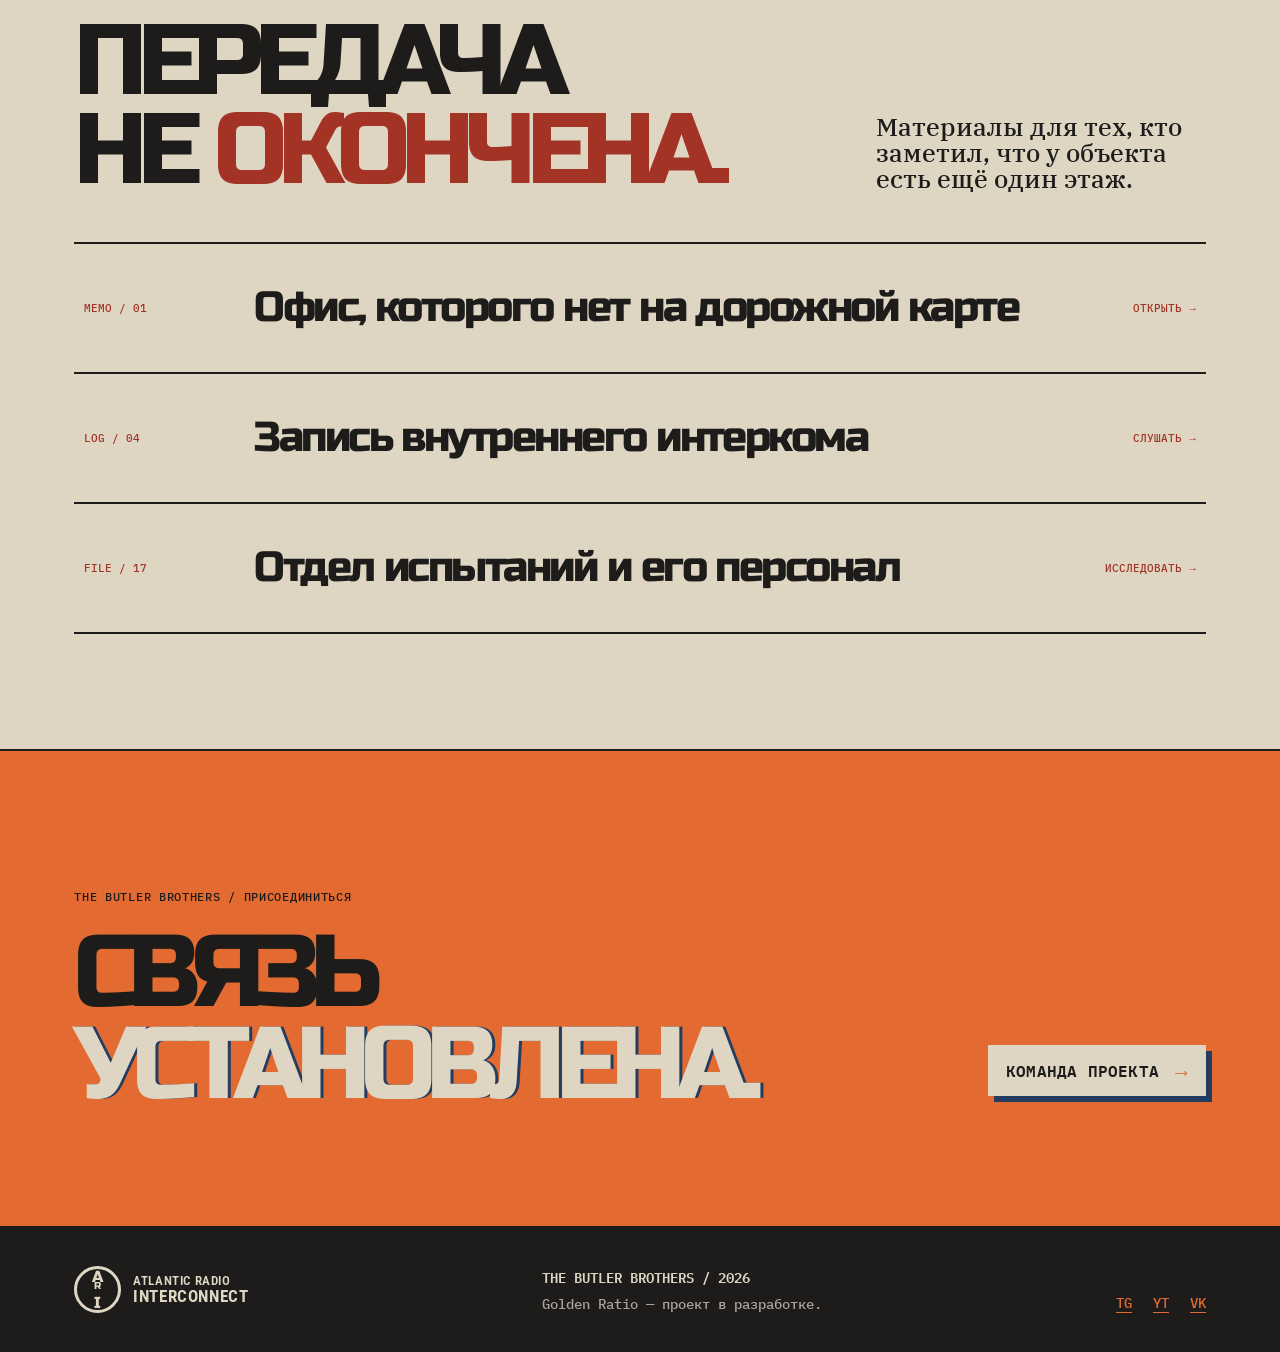
<file: golden-ratio.html>
<!doctype html>
<html lang="ru">
  <head>
    <meta charset="UTF-8" />
    <meta name="viewport" content="width=device-width, initial-scale=1.0" />
    <meta name="description" content="Golden Ratio — интерактивный концепт The Butler Brothers." />
    <title>Golden Ratio — Atlantic Radio Interconnect</title>
    <link rel="stylesheet" href="css/golden-ratio.css" />
    <link rel="stylesheet" href="css/fonts.css" />
  </head>
  <body class="ari-portal">
    <div class="film-grain" aria-hidden="true"></div>
    <div class="corner-index" aria-hidden="true">A.R.I. / 1994<br />MIDDLE AMERICA</div>

    <header class="portal-header" id="top">
      <a class="ari-logo" href="#top" aria-label="Atlantic Radio Interconnect — в начало">
        <span class="ari-disc">A<span>R</span>I</span>
        <span>ATLANTIC RADIO<br /><b>INTERCONNECT</b></span>
      </a>
      <nav class="portal-nav" aria-label="Навигация студии">
        <a href="index.html#about">О нас</a>
        <details class="project-nav">
          <summary>Проекты <span>+</span></summary>
          <div class="project-panel">
            <details class="project-group">
              <summary>Игры <i>→</i></summary>
              <div class="project-subpanel"><a href="golden-ratio.html">Golden Ratio <small>в разработке</small></a></div>
            </details>
            <details class="project-group">
              <summary>Фильмы <i>→</i></summary>
              <div class="project-subpanel"><a href="https://vk.ru/wall-231162998_2" target="_blank" rel="noreferrer">Анемоя <small>описание</small></a><a href="https://vk.ru/video-231162998_456239020" target="_blank" rel="noreferrer">Смотреть фильм <small>VK ↗</small></a></div>
            </details>
            <a href="index.html#archive">Анимация <small>архив</small></a>
            <a href="3d-models.html">3D-модели <small>viewer</small></a>
          </div>
        </details>
        <a href="join.html">Присоединиться</a>
        <a href="blog.html">Блог</a>
        <a href="authors.html">Авторы</a>
      </nav>
      <button class="portal-menu" type="button" aria-expanded="false">МЕНЮ <span>≡</span></button>
    </header>
    <nav class="mobile-drawer" hidden aria-label="Мобильная навигация">
      <a href="index.html#about">О нас</a><a href="golden-ratio.html">Golden Ratio</a><a href="https://vk.ru/wall-231162998_2" target="_blank" rel="noreferrer">Анемоя</a><a href="3d-models.html">3D-модели</a><a href="join.html">Присоединиться</a><a href="blog.html">Блог</a><a href="authors.html">Авторы</a>
    </nav>

    <div class="notice-bar"><span>ОБЪЕКТ ОТКРЫТ ДЛЯ ПОСЕТИТЕЛЕЙ</span><span>•</span><span>ПРОПУСКА ПОДЛЕЖАТ ПРОВЕРКЕ</span><span>•</span><span>ПРИЯТНОГО РАБОЧЕГО ДНЯ</span></div>

    <main>
      <section class="welcome" aria-labelledby="golden-ratio">
        <div class="welcome-copy">
          <p class="eyebrow">ATLANTIC RADIO INTERCONNECT / КОРПОРАТИВНЫЙ ПОРТАЛ</p>
          <h1 id="golden-ratio">GOLDEN<br /><span>RATIO</span></h1>
          <p class="welcome-lead">Добро пожаловать в удалённый офисно-складской филиал Atlantic Radio Interconnect. Здесь налаживают связь. Здесь ни о чём не спрашивают.</p>
          <div class="welcome-actions"><a class="button dark" href="#orientation">ПРОЙТИ ОРИЕНТАЦИЮ <b>→</b></a><button class="text-button" type="button" data-open-badge>ПОЛУЧИТЬ ПРОПУСК <span>↗</span></button></div>
        </div>

        <figure class="lobby-window">
          <div class="window-label"><span>CAMERA 01 / FRONT DESK</span><span class="live-dot">● LIVE</span></div>
          <div class="window-image"><img src="assets/ari-atrium.png" alt="Солнечный атриум Atlantic Radio Interconnect" /><span class="window-reflection" aria-hidden="true"></span><span class="locator a" aria-hidden="true">A</span><span class="locator b" aria-hidden="true">B</span></div>
          <figcaption><span>АДМИНИСТРАТИВНЫЙ ХОЛЛ / УРОВЕНЬ 01</span><button data-window-mode type="button">ПЕРЕКЛЮЧИТЬ ФИЛЬТР</button></figcaption>
        </figure>

        <aside class="orientation-card" data-badge-card aria-live="polite">
          <div class="card-ribbon">ПОСЕТИТЕЛЬСКИЙ ПРОПУСК</div>
          <div class="card-core"><span class="card-number" data-badge-number>V-03-1994</span><div class="card-photo"><img src="assets/shelley-ari.png" alt="Шелли в офисе Atlantic Radio Interconnect" /></div><div><p>ВРЕМЕННЫЙ ДОПУСК</p><strong data-badge-name>ШЕЛЛИ</strong><small data-badge-status>АДМИНИСТРАТИВНЫЙ ХОЛЛ</small></div></div>
          <div class="card-foot"><span>ПРЕДЪЯВИТЬ НА ПОСТУ</span><b data-badge-time>08:15</b></div>
        </aside>
        <div class="welcome-floor"><span>01</span><b>RECEPTION</b><i></i><span>02</span><b>OFFICE</b><i></i><span>03</span><b>WAREHOUSE</b><i></i><span>??</span><b>RESTRICTED</b></div>
      </section>

      <nav class="route-nav" aria-label="Маршрут по комплексу"><a href="#orientation">01. ОРИЕНТАЦИЯ</a><a href="#facility">02. ОБЪЕКТ</a><a href="#signal">03. СИГНАЛ</a><a href="#experience">04. ИГРА</a><a href="#archive">05. АРХИВ</a></nav>

      <section class="orientation section-shell" id="orientation">
        <div class="section-heading"><span>01 / ОРИЕНТАЦИЯ</span><p>СТАНДАРТНЫЙ ПРОТОКОЛ ПОСЕТИТЕЛЯ</p></div>
        <div class="orientation-layout">
          <div class="orientation-intro reveal"><h2>ВЫ ЗДЕСЬ,<br />ЧТОБЫ<br /><em>НАЙТИ<br />ВЫХОД.</em></h2><p>Golden Ratio — одиночная игра от первого лица. Шелли приходит в себя в административном холле закрытого комплекса. Единственное, что у неё есть, — голос по интеркому и ощущение, что этот офис ей уже знаком.</p></div>
          <div class="orientation-rules reveal"><p class="rules-top">ПЕРЕД НАЧАЛОМ РАБОЧЕГО ДНЯ:</p><ol><li><b>01</b><span>ОСМОТРИТЕ пространство: обычные на вид кабинеты хранят больше, чем план этажа.</span></li><li><b>02</b><span>СОПОСТАВЬТЕ документы, автоответчики, ключи и служебные заметки.</span></li><li><b>03</b><span>СЛУШАЙТЕ внимательно. Голос в линии не обязан говорить правду.</span></li></ol><div class="rule-stamp">НЕ ОТВЕЧАЙТЕ<br />НА НЕЗНАКОМЫЕ<br />ЗВОНКИ.</div></div>
        </div>
      </section>

      <section class="facility" id="facility">
        <div class="facility-top"><div class="section-heading inverse"><span>02 / ОБЪЕКТ</span><p>УДАЛЁННЫЙ ОФИСНО-СКЛАДСКОЙ ФИЛИАЛ</p></div><h2>ВСЁ РАБОТАЕТ<br />СОГЛАСНО <em>ПЛАНУ.</em></h2></div>
        <div class="facility-layout">
          <div class="building-photo reveal"><img src="assets/ari-gate.png" alt="Главные ворота исследовательского комплекса Atlantic Radio Interconnect" /><div class="photo-caption"><span>ГЛАВНЫЕ ВОРОТА<br />ДОСТУП РАЗРЕШЁН</span><b>ARI-17</b></div></div>
          <div class="facility-copy reveal"><p>Альтернативная Америка, середина 1990-х. Далеко от городов Atlantic Radio Interconnect ведёт свою тихую работу под вывеской офисно-складского филиала радиотехнической компании.</p><p>Объект построен по строгой золотой пропорции. Под привычными этажами находятся лаборатории и комплексы испытания андроидов — их нет на плане для посетителей.</p><div class="facility-data"><span>ЮРИСДИКЦИЯ <b>НЕ УКАЗАНА</b></span><span>ОБЩАЯ СВЯЗЬ <b>ВНУТРЕННЯЯ</b></span><span>ЛИФТЫ <b>РАБОТАЮТ</b></span></div></div>
        </div>
      </section>

      <section class="navigator section-shell" id="signal">
        <div class="section-heading"><span>03 / СИГНАЛ</span><p>НАВИГАТОР ОБЪЕКТА / ВЫБЕРИТЕ МАРШРУТ</p></div>
        <div class="navigator-layout reveal">
          <div class="nav-terminal"><div class="terminal-title"><span>A.R.I. INTERNAL MAP</span><span data-terminal-code>SECTOR 01</span></div><div class="floor-map" data-floor-map aria-hidden="true"><span class="map-room r-one"></span><span class="map-room r-two"></span><span class="map-room r-three"></span><span class="map-path"></span><b data-map-label>FRONT DESK</b><i data-map-marker>YOU ARE HERE</i></div><div class="terminal-log" data-terminal-log>СИСТЕМА: ДОБРО ПОЖАЛОВАТЬ, ПОСЕТИТЕЛЬ.<br />МАРШРУТ НАЙДЕН.</div></div>
          <div class="route-selector"><p>Объект кажется простым, пока вы не пытаетесь пройти его целиком.</p><div class="route-options" role="tablist" aria-label="Маршруты комплекса"><button class="route-option is-selected" type="button" role="tab" aria-selected="true" data-route="front"><b>01</b><span>ФРОНТ-ДЕСК</span><i>ПЕРВЫЙ ШАГ →</i></button><button class="route-option" type="button" role="tab" aria-selected="false" data-route="office"><b>02</b><span>ОФИСЫ</span><i>КАРТОТЕКА →</i></button><button class="route-option" type="button" role="tab" aria-selected="false" data-route="lower"><b>03</b><span>НИЖНИЕ ЭТАЖИ</span><i>НЕТ В СПИСКЕ →</i></button></div></div>
        </div>
      </section>

      <section class="experience" id="experience">
        <div class="experience-grid"><div class="experience-copy reveal"><div class="section-heading inverse"><span>04 / ИГРА</span><p>СТАНДАРТНЫЙ ПРОТОКОЛ ВЫХОДА</p></div><h2>НЕ РЕШАЙ<br />ЗАДАЧУ.<br /><em>РАСКРОЙ<br />ЕЁ.</em></h2><p>Исследуйте закрытый комплекс, решайте пространственные и системные головоломки, ищите ключи и слушайте чужие записи. Чем глубже Шелли заходит, тем меньше игра похожа на обычный путь к выходу.</p></div><div class="signal-console reveal"><div class="console-top"><span>INTERCOM / CHANNEL 04</span><span class="rec-dot">●</span></div><div class="console-screen"><video autoplay muted loop playsinline preload="metadata" aria-label="ЭЛТ-экран с передачей A.R.I."><source src="assets/callingPhone.mp4" type="video/mp4" /></video><div class="screen-lines" aria-hidden="true"></div><p data-signal-message>«Шелли? Если вы слышите меня — не уходите из освещённых коридоров.»</p></div><button type="button" data-next-signal>ПРОСЛУШАТЬ СЛЕДУЮЩЕЕ СООБЩЕНИЕ <b>→</b></button></div></div>
      </section>

      <section class="archive section-shell" id="archive">
        <div class="section-heading"><span>05 / АРХИВ</span><p>ФРАГМЕНТЫ ДЕЛА GOLDEN RATIO</p></div>
        <div class="archive-intro reveal"><h2>ПЕРЕДАЧА<br />НЕ <em>ОКОНЧЕНА.</em></h2><p>Материалы для тех, кто заметил, что у объекта есть ещё один этаж.</p></div>
        <div class="archive-list"><a class="archive-entry reveal" href="#facility"><span>MEMO / 01</span><h3>Офис, которого нет на дорожной карте</h3><b>ОТКРЫТЬ →</b></a><a class="archive-entry reveal" href="#signal"><span>LOG / 04</span><h3>Запись внутреннего интеркома</h3><b>СЛУШАТЬ →</b></a><a class="archive-entry reveal" href="#experience"><span>FILE / 17</span><h3>Отдел испытаний и его персонал</h3><b>ИССЛЕДОВАТЬ →</b></a></div>
      </section>

      <section class="join" id="join"><div><p>THE BUTLER BROTHERS / ПРИСОЕДИНИТЬСЯ</p><h2>СВЯЗЬ<br /><em>УСТАНОВЛЕНА.</em></h2></div><a class="button warm" href="authors.html">КОМАНДА ПРОЕКТА <b>→</b></a></section>
    </main>

    <footer><a class="ari-logo footer-logo" href="index.html"><span class="ari-disc">A<span>R</span>I</span><span>ATLANTIC RADIO<br /><b>INTERCONNECT</b></span></a><div><b>THE BUTLER BROTHERS / 2026</b><p>Golden Ratio — проект в разработке.</p></div><div class="footer-channels"><a href="#">TG</a><a href="#">YT</a><a href="#">VK</a></div></footer>
    <script src="js/golden-ratio.js"></script>
  </body>
</html>
</file>
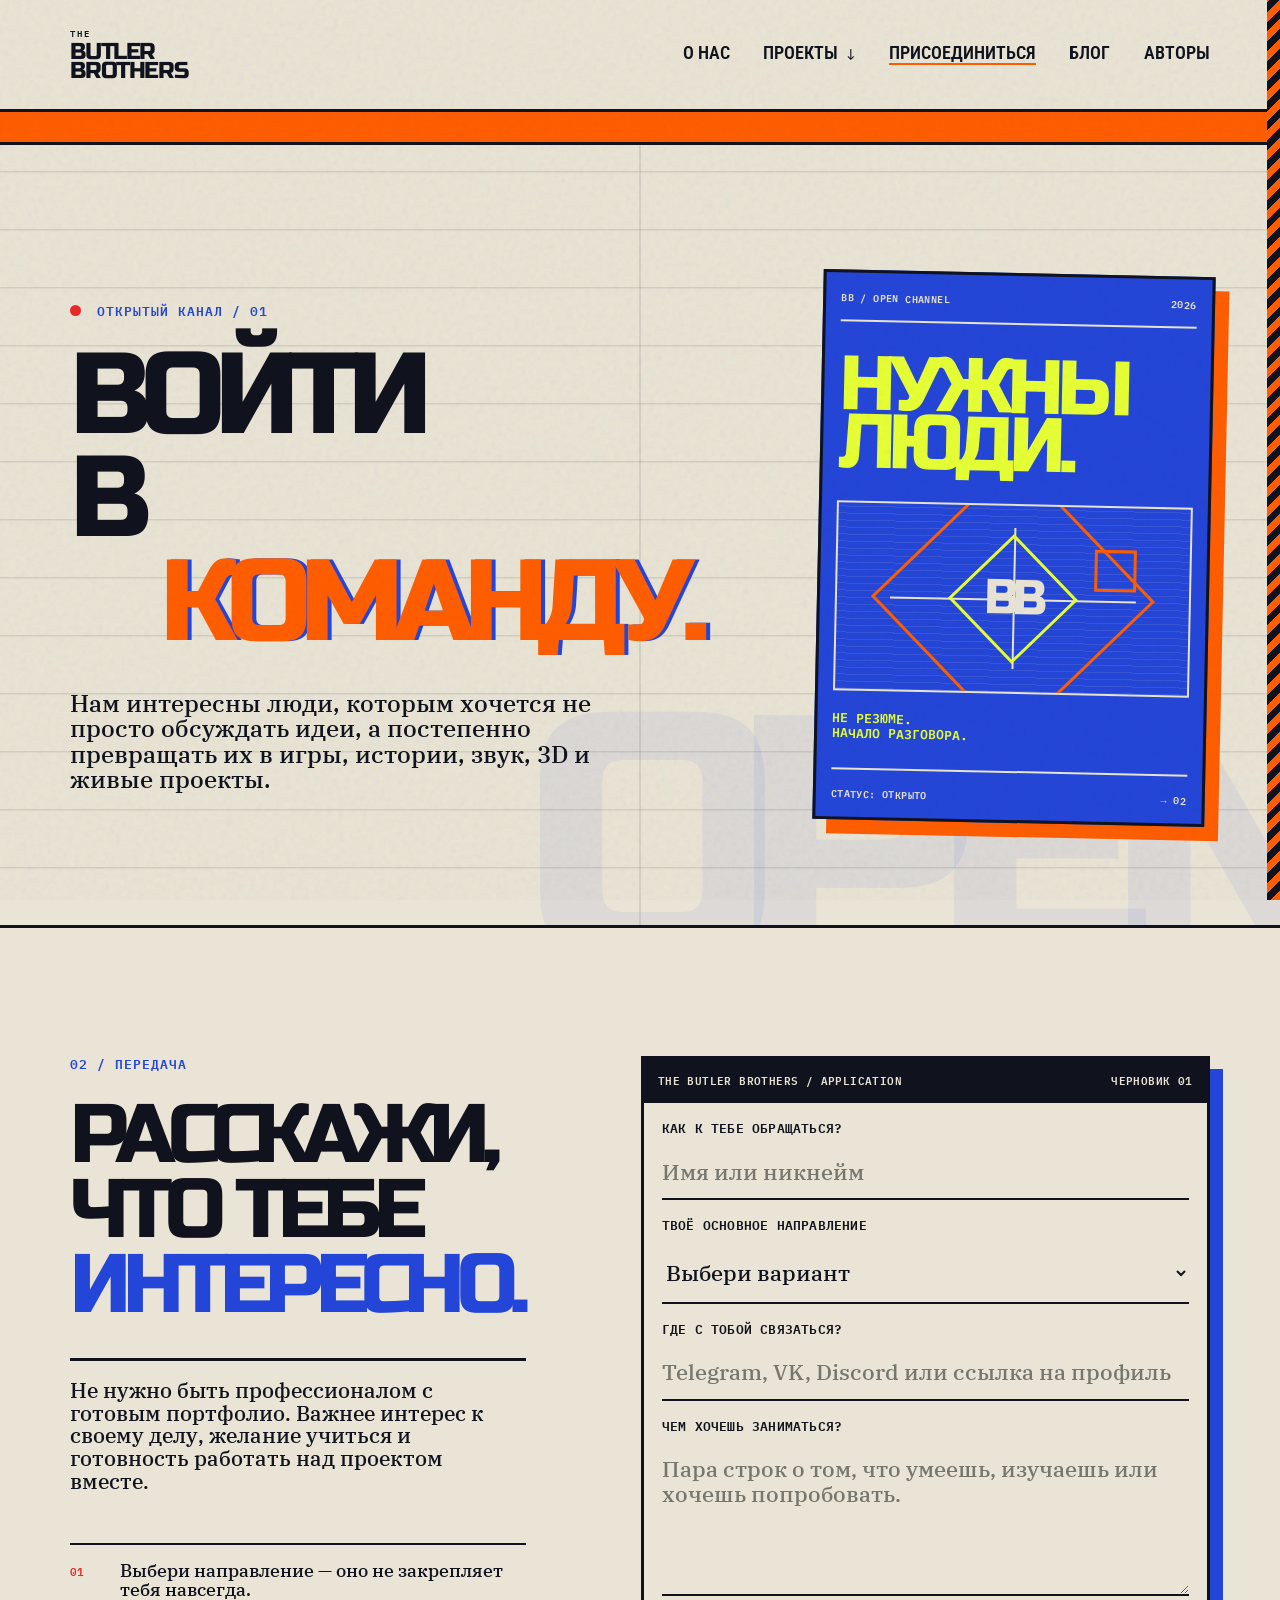
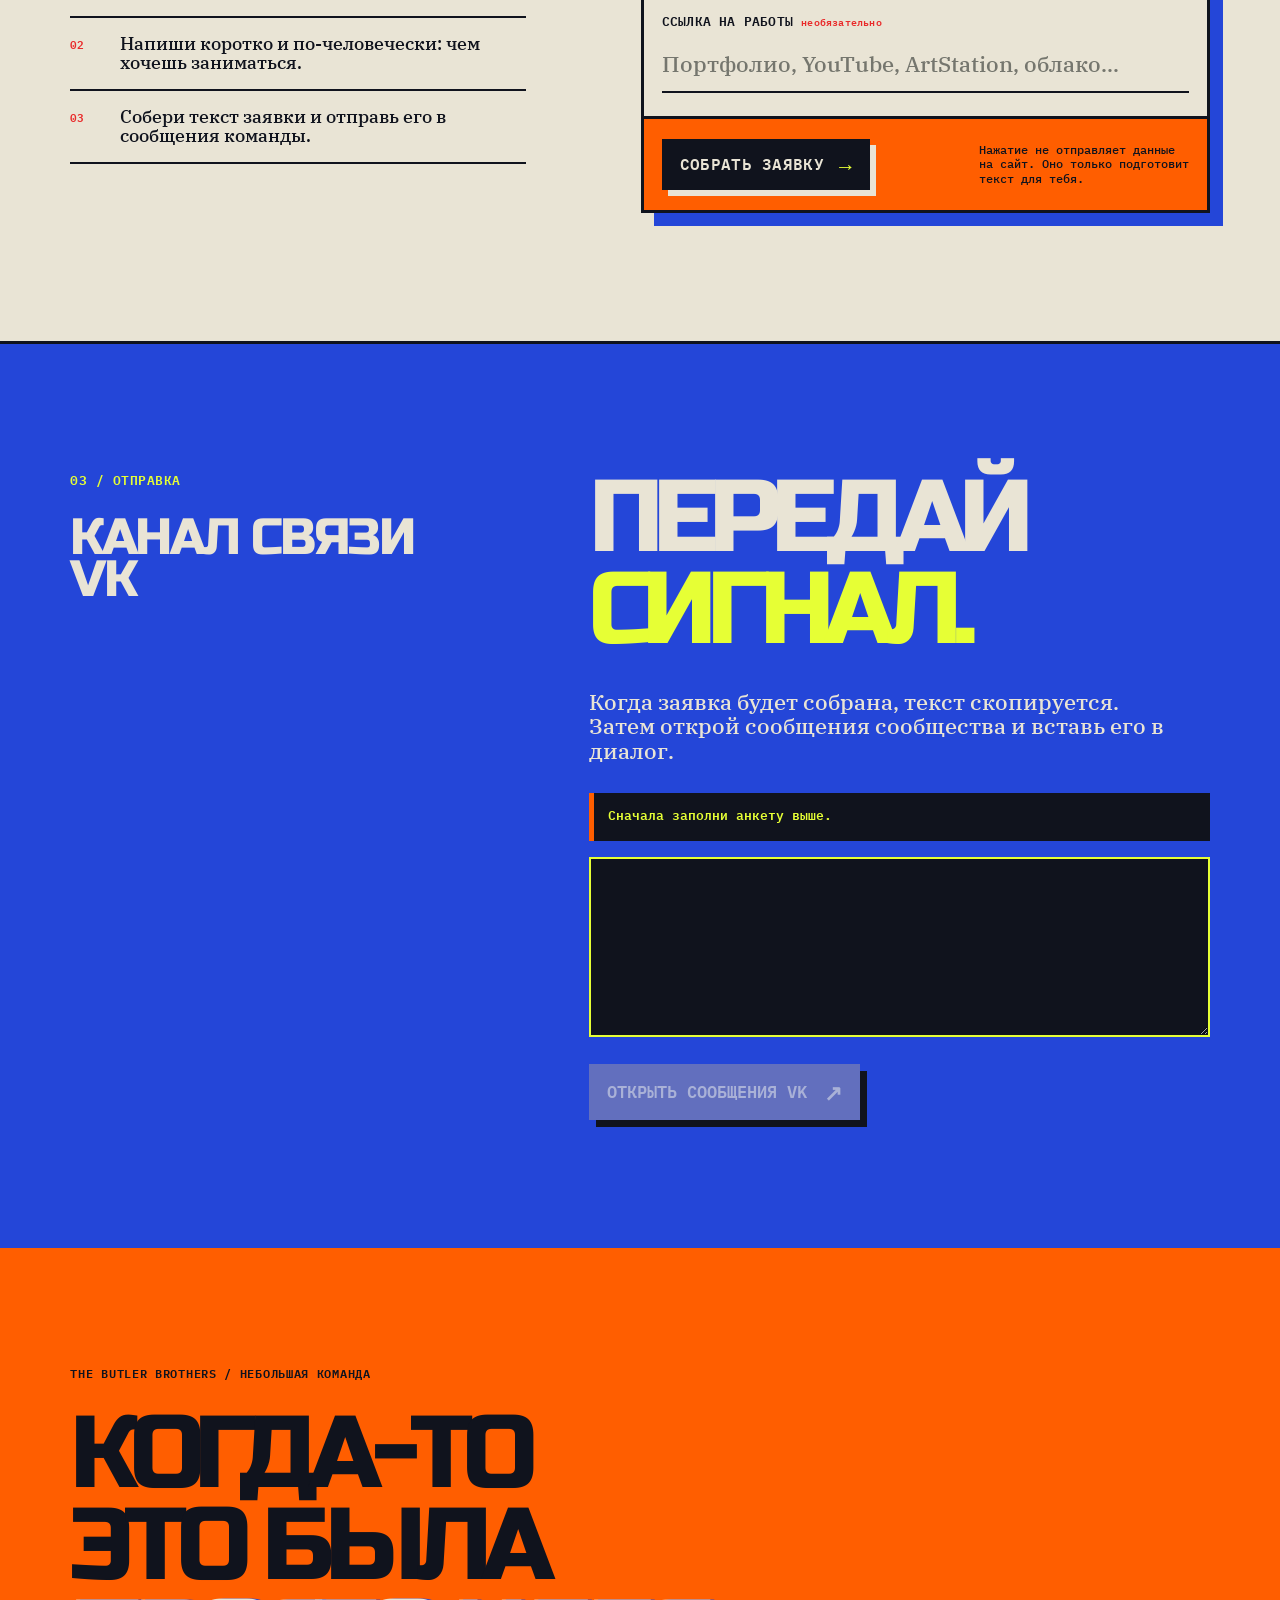
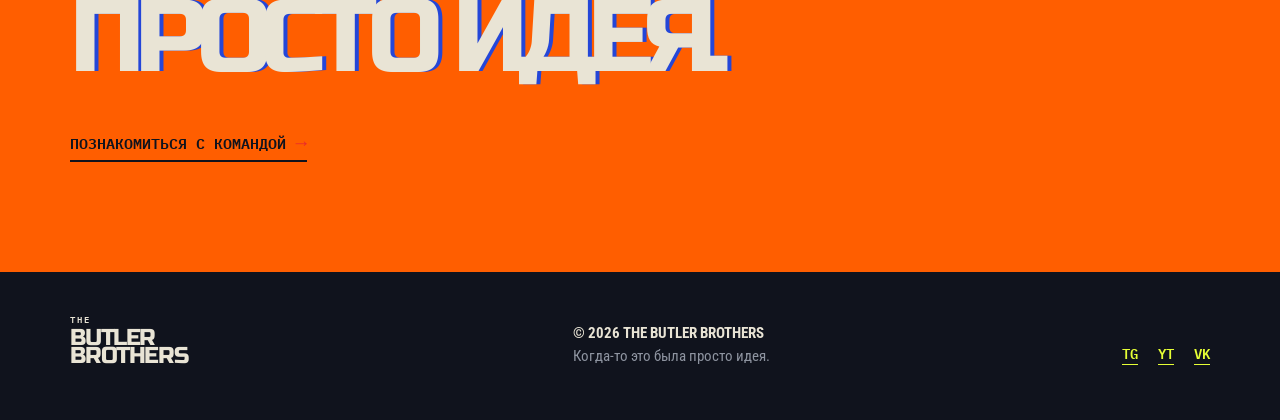
<file: join.html>
<!doctype html>
<html lang="ru">
  <head>
    <meta charset="UTF-8" />
    <meta name="viewport" content="width=device-width, initial-scale=1.0" />
    <meta name="description" content="Анкета The Butler Brothers для тех, кто хочет создавать игры и творческие проекты вместе с командой." />
    <title>Присоединиться — The Butler Brothers</title>
    <link rel="stylesheet" href="css/about.css" />
    <link rel="stylesheet" href="css/join.css" />
    <link rel="stylesheet" href="css/fonts.css" />
  </head>
  <body class="bb-site join-page">
    <div class="paper-noise" aria-hidden="true"></div>
    <div class="edge-tape" aria-hidden="true"></div>

    <header class="bb-header" id="top">
      <a class="bb-wordmark" href="index.html" aria-label="Братья Батлеры — на главную страницу"><span>THE</span>BUTLER<br />BROTHERS</a>
      <nav class="bb-nav" aria-label="Навигация студии">
        <a href="index.html#about">О нас</a>
        <details class="projects-menu">
          <summary>Проекты <span>↓</span></summary>
          <div class="projects-popover">
            <details class="submenu"><summary>Игры <b>→</b></summary><div class="submenu-popover"><a href="golden-ratio.html">Golden Ratio <small>в разработке</small></a></div></details>
            <details class="submenu"><summary>Фильмы <b>→</b></summary><div class="submenu-popover"><a href="https://vk.ru/wall-231162998_2" target="_blank" rel="noreferrer">Анемоя <small>описание</small></a><a href="https://vk.ru/video-231162998_456239020" target="_blank" rel="noreferrer">Смотреть фильм <small>VK ↗</small></a></div></details>
            <a href="index.html#archive">Анимация <small>архив</small></a>
            <a href="3d-models.html">3D-модели <small>viewer</small></a>
          </div>
        </details>
        <a class="is-active" href="#top">Присоединиться</a>
        <a href="blog.html">Блог</a>
        <a href="authors.html">Авторы</a>
      </nav>
      <button class="mobile-menu" type="button" aria-expanded="false">МЕНЮ <span>+</span></button>
    </header>
    <nav class="mobile-nav" hidden aria-label="Мобильная навигация">
      <a href="index.html#about">О нас</a><a href="golden-ratio.html">Golden Ratio</a><a href="https://vk.ru/wall-231162998_2" target="_blank" rel="noreferrer">Фильм «Анемоя»</a><a href="3d-models.html">3D-модели</a><a href="#top">Присоединиться</a><a href="blog.html">Блог</a><a href="authors.html">Авторы</a>
    </nav>

    <div class="signal-ticker" aria-hidden="true"><div>THE BUTLER BROTHERS / OPEN CHANNEL / ИЩЕМ ЛЮДЕЙ, КОТОРЫМ НЕ ВСЁ РАВНО / ВАША ИДЕЯ МОЖЕТ СТАТЬ СИГНАЛОМ /</div></div>

    <main>
      <section class="join-hero" aria-labelledby="join-title">
        <div>
          <p class="join-kicker"><span></span> ОТКРЫТЫЙ КАНАЛ / 01</p>
          <h1 id="join-title">ВОЙТИ<br />В <em>КОМАНДУ.</em></h1>
          <p>Нам интересны люди, которым хочется не просто обсуждать идеи, а постепенно превращать их в игры, истории, звук, 3D и живые проекты.</p>
        </div>
        <aside class="join-pass" aria-label="Пропуск в открытый канал">
          <div class="pass-top"><span>BB / OPEN CHANNEL</span><span>2026</span></div>
          <strong>НУЖНЫ<br />ЛЮДИ.</strong>
          <div class="pass-mark"><i></i><i></i><i></i><b>BB</b></div>
          <p>НЕ РЕЗЮМЕ.<br />НАЧАЛО РАЗГОВОРА.</p>
          <div class="pass-bottom"><span>СТАТУС: ОТКРЫТО</span><span>→ 02</span></div>
        </aside>
      </section>

      <section class="application" id="application">
        <div class="application-intro">
          <p class="section-label">02 / ПЕРЕДАЧА</p>
          <h2>РАССКАЖИ,<br />ЧТО ТЕБЕ<br /><span>ИНТЕРЕСНО.</span></h2>
          <p>Не нужно быть профессионалом с готовым портфолио. Важнее интерес к своему делу, желание учиться и готовность работать над проектом вместе.</p>
          <ul>
            <li><b>01</b> Выбери направление — оно не закрепляет тебя навсегда.</li>
            <li><b>02</b> Напиши коротко и по-человечески: чем хочешь заниматься.</li>
            <li><b>03</b> Собери текст заявки и отправь его в сообщения команды.</li>
          </ul>
        </div>

        <form class="application-form" data-application-form>
          <div class="form-top"><span>THE BUTLER BROTHERS / APPLICATION</span><span>ЧЕРНОВИК 01</span></div>
          <label>КАК К ТЕБЕ ОБРАЩАТЬСЯ?<input name="name" autocomplete="name" required placeholder="Имя или никнейм" /></label>
          <label>ТВОЁ ОСНОВНОЕ НАПРАВЛЕНИЕ<select name="direction" required><option value="" selected disabled>Выбери вариант</option><option>Гейм-дизайн / сценарий</option><option>3D / арт</option><option>Программирование</option><option>Музыка / звук</option><option>Озвучка</option><option>Другое / несколько направлений</option></select></label>
          <label>ГДЕ С ТОБОЙ СВЯЗАТЬСЯ?<input name="contact" required placeholder="Telegram, VK, Discord или ссылка на профиль" /></label>
          <label>ЧЕМ ХОЧЕШЬ ЗАНИМАТЬСЯ?<textarea name="about" required rows="5" placeholder="Пара строк о том, что умеешь, изучаешь или хочешь попробовать."></textarea></label>
          <label>ССЫЛКА НА РАБОТЫ <small>необязательно</small><input name="portfolio" placeholder="Портфолио, YouTube, ArtStation, облако…" /></label>
          <div class="form-submit"><button class="dark-button" type="submit">СОБРАТЬ ЗАЯВКУ <b>→</b></button><p>Нажатие не отправляет данные на сайт. Оно только подготовит текст для тебя.</p></div>
        </form>
      </section>

      <section class="delivery" aria-labelledby="delivery-title">
        <div class="delivery-label"><span>03 / ОТПРАВКА</span><b>КАНАЛ СВЯЗИ<br />VK</b></div>
        <div>
          <h2 id="delivery-title">ПЕРЕДАЙ<br /><span>СИГНАЛ.</span></h2>
          <p>Когда заявка будет собрана, текст скопируется. Затем открой сообщения сообщества и вставь его в диалог.</p>
          <p class="form-status" data-form-status aria-live="polite">Сначала заполни анкету выше.</p>
          <textarea class="application-output" data-application-output hidden readonly aria-label="Текст подготовленной заявки"></textarea>
          <a class="contact-link" data-contact-link data-href="https://vk.ru/im?sel=-231162998" aria-disabled="true" target="_blank" rel="noreferrer">ОТКРЫТЬ СООБЩЕНИЯ VK <b>↗</b></a>
        </div>
      </section>

      <section class="join-outro">
        <p>THE BUTLER BROTHERS / НЕБОЛЬШАЯ КОМАНДА</p>
        <h2>КОГДА-ТО<br />ЭТО БЫЛА<br /><span>ПРОСТО ИДЕЯ.</span></h2>
        <a class="text-link" href="authors.html">ПОЗНАКОМИТЬСЯ С КОМАНДОЙ <span>→</span></a>
      </section>
    </main>

    <footer><a class="bb-wordmark footer-mark" href="index.html"><span>THE</span>BUTLER<br />BROTHERS</a><div><b>© 2026 THE BUTLER BROTHERS</b><p>Когда-то это была просто идея.</p></div><div class="footer-links"><a href="#">TG</a><a href="#">YT</a><a href="https://vk.ru/club231162998" target="_blank" rel="noreferrer">VK</a></div></footer>
    <script src="js/about.js"></script>
    <script src="js/join.js"></script>
  </body>
</html>
</file>
<file: css/about.css>
:root{--paper:#e9e4d5;--ink:#10131d;--blue:#2446d8;--orange:#ff5e00;--red:#e92a2a;--acid:#e6ff35;--mono:"IBM Plex Mono",monospace;--sans:"IBM Plex Sans Condensed",Arial,sans-serif;--serif:"IBM Plex Serif",Georgia,serif;--heavy:"Archivo Black",Impact,sans-serif}*{box-sizing:border-box}html{scroll-behavior:smooth}body{margin:0;background:var(--paper);color:var(--ink);font-family:var(--sans);font-size:18px;overflow-x:hidden}a{color:inherit;text-decoration:none}.paper-noise{position:fixed;inset:0;z-index:60;pointer-events:none;opacity:.08;background-image:url("data:image/svg+xml,%3Csvg viewBox='0 0 180 180' xmlns='http://www.w3.org/2000/svg'%3E%3Cfilter id='noise'%3E%3CfeTurbulence type='fractalNoise' baseFrequency='.85' numOctaves='4' stitchTiles='stitch'/%3E%3C/filter%3E%3Crect width='100%25' height='100%25' filter='url(%23noise)'/%3E%3C/svg%3E");mix-blend-mode:multiply}.edge-tape{position:fixed;z-index:61;right:0;top:0;bottom:0;width:13px;background:repeating-linear-gradient(-45deg,var(--orange) 0 7px,var(--ink) 7px 14px)}.bb-header{height:112px;padding:18px 5.5vw;display:flex;align-items:center;justify-content:space-between;gap:30px;background:var(--paper);border-bottom:3px solid var(--ink);position:relative;z-index:15}.bb-wordmark{width:150px;font:400 23px/.79 var(--heavy);letter-spacing:-1.4px}.bb-wordmark span{display:block;margin-bottom:5px;font:700 9px/1 var(--mono);letter-spacing:2px}.bb-nav{display:flex;align-items:center;gap:clamp(20px,2.6vw,48px);font:600 clamp(17px,1.42vw,21px)/1 var(--sans);text-transform:uppercase}.bb-nav>a,.projects-menu>summary{white-space:nowrap;border-bottom:2px solid transparent;transition:border-color .2s}.bb-nav>a:hover,.bb-nav>a.is-active,.projects-menu>summary:hover{border-bottom-color:var(--orange)}details summary{list-style:none;cursor:pointer}details summary::-webkit-details-marker{display:none}.projects-menu{position:relative}.projects-menu>summary{display:flex;align-items:center;gap:8px}.projects-menu>summary span{font:400 16px var(--mono)}.projects-popover{position:absolute;z-index:30;right:0;top:calc(100% + 25px);min-width:286px;padding:12px;background:var(--blue);border:3px solid var(--ink);box-shadow:8px 8px 0 var(--orange)}.projects-menu:not([open]) .projects-popover,.submenu:not([open]) .submenu-popover{display:none}.projects-popover>a,.submenu>summary{display:flex;justify-content:space-between;align-items:center;gap:14px;padding:15px 13px;border-bottom:1px solid rgba(255,255,255,.45);color:var(--paper);font:600 20px/1 var(--sans);text-transform:uppercase}.projects-popover>a:last-child{border:0}.projects-popover small{font:400 10px var(--mono);text-transform:none;opacity:.7}.submenu>summary b{font:400 19px var(--mono)}.submenu-popover{margin:0 0 6px;border-left:6px solid var(--acid);background:var(--ink)}.submenu-popover a{display:flex;justify-content:space-between;gap:12px;padding:13px 14px;color:var(--paper);font:600 17px/1 var(--sans);text-transform:uppercase}.mobile-menu,.mobile-nav{display:none}.signal-ticker{height:33px;overflow:hidden;white-space:nowrap;border-bottom:3px solid var(--ink);background:var(--orange);font:600 13px/30px var(--mono);letter-spacing:1px}.signal-ticker>div{display:inline-block;padding-left:100%;animation:moveTicker 28s linear infinite}.hero{min-height:calc(100vh - 145px);padding:clamp(63px,8vw,132px) 5.5vw 0;display:grid;grid-template-columns:1.06fr .94fr;grid-template-rows:auto 76px;gap:50px 7vw;align-items:center;position:relative;overflow:hidden;border-bottom:3px solid var(--ink);background:linear-gradient(90deg,transparent 49.9%,rgba(16,19,29,.18) 50%,transparent 50.1%),repeating-linear-gradient(0deg,transparent 0 57px,rgba(16,19,29,.1) 58px 59px),var(--paper)}.hero:before{content:"BB";position:absolute;right:-.1em;bottom:-.12em;color:rgba(16,19,29,.045);font:400 clamp(300px,45vw,670px)/.7 var(--heavy);letter-spacing:-.18em}.hero-copy{position:relative;z-index:1}.eyebrow,.section-label{margin:0;color:var(--blue);font:600 13px/1.3 var(--mono);letter-spacing:1px}.eyebrow span{display:inline-block;width:11px;height:11px;margin-right:7px;border-radius:50%;background:var(--red);animation:blink 1.2s steps(2) infinite}.hero h1,.story h2,.today h2,.projects h2,.archive h2,.join h2{margin:24px 0 0;font:400 clamp(72px,10vw,165px)/.77 var(--heavy);letter-spacing:-.095em;text-transform:uppercase}.hero h1 em{display:block;padding-left:clamp(36px,8vw,130px);font-style:normal;color:var(--orange);text-shadow:4px 0 var(--blue)}.hero-lead{max-width:580px;margin:34px 0 31px;font:500 clamp(22px,1.9vw,29px)/1.06 var(--serif)}.hero-actions{display:flex;flex-wrap:wrap;align-items:center;gap:27px}.dark-button{display:inline-flex;gap:15px;align-items:center;padding:15px 18px;background:var(--ink);box-shadow:6px 6px 0 var(--blue);color:var(--paper);font:600 16px/1 var(--mono);letter-spacing:.3px;text-transform:uppercase;transition:transform .2s,box-shadow .2s}.dark-button:hover{transform:translate(4px,4px);box-shadow:2px 2px 0 var(--blue)}.dark-button b{color:var(--acid);font-size:21px}.text-link{border-bottom:2px solid var(--ink);padding:4px 0;font:600 15px var(--mono)}.text-link span{color:var(--red);font-size:19px}.hero-object{width:min(100%,530px);justify-self:end;border:3px solid var(--ink);background:var(--ink);box-shadow:14px 14px 0 var(--orange);transform:rotate(1.2deg);position:relative;z-index:1}.object-top,.object-bottom{display:flex;justify-content:space-between;gap:10px;padding:12px;color:var(--paper);font:600 10px var(--mono);letter-spacing:.4px}.object-core{height:390px;position:relative;overflow:hidden;background:radial-gradient(circle at 50% 50%,rgba(230,255,53,.23),transparent 2px) 0 0/19px 19px,repeating-linear-gradient(0deg,rgba(0,0,0,.22) 0 1px,transparent 1px 5px),#1d2628}.object-core:after{content:"";position:absolute;inset:0;background:linear-gradient(130deg,rgba(255,94,0,.27),transparent 40%,rgba(36,70,216,.3));mix-blend-mode:screen}.object-ring{position:absolute;z-index:1;border:4px solid var(--acid);border-radius:50%;left:50%;top:50%;transform:translate(-50%,-50%);animation:orbit 12s linear infinite}.ring-one{width:246px;height:246px}.ring-two{width:150px;height:150px;border-color:var(--orange);border-style:dashed;animation-direction:reverse;animation-duration:9s}.object-block{position:absolute;z-index:2;border:3px solid var(--paper);background:rgba(16,19,29,.67)}.block-a{width:40%;height:18%;left:10%;top:15%}.block-b{width:30%;height:22%;right:12%;bottom:16%;border-color:var(--orange)}.object-grid{position:absolute;z-index:1;inset:14%;border:2px solid rgba(233,228,213,.48);transform:rotate(45deg)}.object-core>b{position:absolute;z-index:3;left:50%;top:50%;transform:translate(-50%,-50%);color:var(--paper);font:400 75px/.7 var(--heavy);letter-spacing:-.14em}.object-label{position:absolute;z-index:3;left:20px;bottom:19px;color:var(--acid);font:600 11px/1.35 var(--mono)}.object-bottom{border-top:2px solid var(--paper)}.object-bottom button{padding:0;border:0;border-bottom:1px solid var(--orange);background:none;color:var(--orange);font:600 10px var(--mono);cursor:pointer}.hero-status{grid-column:1/3;display:flex;align-items:center;gap:15px;height:76px;position:relative;z-index:1;border-top:3px solid var(--ink);font:600 11px var(--mono);letter-spacing:.6px}.hero-status i{width:30px;border-top:1px solid var(--ink)}.section-nav{display:flex;overflow-x:auto;background:var(--ink);border-bottom:3px solid var(--ink);padding-left:5.5vw;position:sticky;top:0;z-index:14}.section-nav a{flex:0 0 auto;display:flex;gap:13px;align-items:center;padding:18px clamp(20px,3vw,52px);border-right:1px solid #474d5b;color:var(--paper);font:600 16px var(--sans);text-transform:uppercase}.section-nav a b{color:var(--acid);font:600 12px var(--mono)}.section-nav a:hover,.section-nav a.is-active{background:var(--orange);color:var(--ink)}.section-nav a.is-active b{color:var(--ink)}.story{padding:clamp(75px,9vw,150px) 5.5vw;position:relative;background:var(--paper);overflow:hidden}.story:after{content:"2021";position:absolute;right:-.06em;bottom:-.1em;color:rgba(16,19,29,.04);font:400 clamp(180px,25vw,420px)/.7 var(--heavy);letter-spacing:-.13em}.story-intro{display:grid;grid-template-columns:1.1fr .6fr;gap:10vw;align-items:end;position:relative;z-index:1}.story h2{margin:0;font-size:clamp(58px,7.6vw,128px)}.story h2 span{color:var(--blue)}.story-intro p{margin:0 0 7px;max-width:480px;border-top:3px solid var(--ink);padding-top:18px;font-size:clamp(22px,1.8vw,28px);line-height:1.08}.timeline{position:relative;z-index:1;display:grid;grid-template-columns:repeat(3,1fr);gap:20px;margin-top:clamp(55px,7vw,105px)}.timeline-card{min-height:287px;display:flex;flex-direction:column;align-items:flex-start;gap:0;padding:20px;border:3px solid var(--ink);background:var(--paper);color:var(--ink);text-align:left;cursor:pointer;transition:background .25s,transform .25s,box-shadow .25s}.timeline-card:hover,.timeline-card.is-open{background:var(--blue);color:var(--paper);transform:translateY(-7px);box-shadow:8px 8px 0 var(--orange)}.timeline-card>span{font:600 14px var(--mono);color:var(--red)}.timeline-card.is-open>span{color:var(--acid)}.timeline-card b{margin-top:auto;font:400 clamp(31px,3vw,47px)/.86 var(--heavy);letter-spacing:-.06em}.timeline-card p{max-height:0;overflow:hidden;margin:0;font:500 19px/1.06 var(--serif);transition:max-height .3s ease,margin .3s}.timeline-card.is-open p{max-height:120px;margin-top:21px}.timeline-card i{position:absolute;font:400 29px/.7 var(--mono);align-self:flex-end;top:24px;font-style:normal}.today{padding:clamp(75px,9vw,150px) 5.5vw;background:var(--blue);color:var(--paper);display:grid;grid-template-columns:1fr 1fr;gap:9vw;align-items:center}.section-label.light{color:var(--acid)}.today h2{font-size:clamp(56px,7.7vw,129px)}.today h2 span{color:var(--acid)}.today-copy>p{max-width:510px;margin:37px 0 0;font:500 clamp(22px,1.8vw,28px)/1.1 var(--serif)}.departments{border:3px solid var(--ink);box-shadow:13px 13px 0 var(--acid);background:var(--paper);color:var(--ink)}.department-head{display:flex;justify-content:space-between;gap:12px;padding:13px;border-bottom:2px solid var(--ink);font:600 10px var(--mono);letter-spacing:.3px}.department-list button{width:100%;display:grid;grid-template-columns:42px 1fr auto;gap:10px;align-items:center;padding:17px 14px;border:0;border-bottom:2px solid var(--ink);background:transparent;color:inherit;text-align:left;cursor:pointer;transition:background .2s}.department-list button:last-child{border:0}.department-list button:hover,.department-list button.is-selected{background:var(--orange)}.department-list b,.department-list i{font:600 11px var(--mono);font-style:normal}.department-list b{color:var(--red)}.department-list span{font:400 clamp(21px,2vw,31px)/.9 var(--heavy);letter-spacing:-.05em}.departments>p{min-height:74px;margin:0;padding:15px;border-top:2px solid var(--ink);font:500 14px/1.25 var(--mono);background:var(--ink);color:var(--acid)}.projects{padding:clamp(75px,9vw,150px) 5.5vw;background:var(--paper)}.projects-head{display:flex;align-items:end;justify-content:space-between;gap:70px;margin-top:32px}.projects h2{margin:0;font-size:clamp(59px,7.5vw,126px)}.projects h2 span{color:var(--orange)}.projects-head p{max-width:360px;margin:0 0 7px;border-top:3px solid var(--ink);padding-top:17px;font-size:21px;line-height:1.07}.projects-grid{display:grid;grid-template-columns:1fr 1fr;gap:20px;margin-top:55px}.project-card{min-height:470px;padding:26px;display:flex;flex-direction:column;border:3px solid var(--ink);transition:transform .25s,box-shadow .25s}.project-card:hover{transform:translateY(-8px);box-shadow:11px 11px 0 var(--blue)}.project-card>span,.project-card>b{font:600 11px var(--mono);letter-spacing:.4px}.project-card h3{margin:auto 0 20px;font:400 clamp(55px,7vw,110px)/.76 var(--heavy);letter-spacing:-.09em}.project-card p{max-width:480px;margin:0 0 26px;font:500 22px/1.07 var(--serif)}.golden{background:var(--ink);color:var(--paper)}.golden>span{color:var(--acid)}.golden h3{color:var(--orange);text-shadow:3px 0 var(--blue)}.golden>b{color:var(--acid)}.anemoya{background:var(--orange);color:var(--ink)}.anemoya>span{color:var(--blue)}.anemoya h3{color:var(--paper);text-shadow:3px 0 var(--blue)}.anemoya>b{color:var(--blue)}.archive{min-height:430px;padding:clamp(70px,9vw,140px) 5.5vw;background:var(--paper);border-top:3px solid var(--ink);display:grid;grid-template-columns:.55fr 1fr;gap:8vw;align-items:center;position:relative;overflow:hidden}.archive:after{content:"NEXT";position:absolute;right:-.05em;bottom:-.08em;color:rgba(36,70,216,.07);font:400 clamp(170px,28vw,460px)/.7 var(--heavy);letter-spacing:-.15em}.archive-mark{align-self:start;color:var(--blue);font:600 12px var(--mono);letter-spacing:.7px}.archive>div{position:relative;z-index:1}.archive h2{margin:0;font-size:clamp(55px,7vw,118px)}.archive h2 span{color:var(--blue)}.archive p{max-width:480px;margin:30px 0 0;font-size:23px;line-height:1.08}.join{min-height:58vh;padding:clamp(70px,9vw,150px) 5.5vw;background:var(--orange);border-top:3px solid var(--ink)}.join>p{margin:0;font:600 12px var(--mono);letter-spacing:.7px}.join h2{margin:22px 0 43px;font-size:clamp(59px,8.5vw,143px)}.join h2 span{color:var(--paper);text-shadow:4px 0 var(--blue)}.light-shadow{box-shadow:7px 7px 0 var(--paper)}footer{padding:40px 5.5vw 55px;display:flex;justify-content:space-between;align-items:end;gap:30px;background:var(--ink);color:var(--paper)}footer>div:nth-child(2){font-size:15px;line-height:1.15}footer p{margin:6px 0 0;color:#8e94a0}.footer-links{display:flex;gap:20px;font:600 14px var(--mono)}.footer-links a{border-bottom:1px solid var(--acid);color:var(--acid)}.reveal{opacity:0;transform:translateY(28px);transition:opacity .65s ease,transform .65s ease}.reveal.is-visible{opacity:1;transform:none}@keyframes moveTicker{to{transform:translateX(-100%)}}@keyframes blink{50%{opacity:.2}}@keyframes orbit{to{transform:translate(-50%,-50%) rotate(360deg)}}@media (max-width:900px){.bb-header{height:86px;padding:15px 7vw}.bb-wordmark{width:120px;font-size:18px}.bb-nav{display:none}.mobile-menu{display:block;border:2px solid var(--ink);padding:8px;background:var(--paper);font:600 14px var(--mono);cursor:pointer}.mobile-menu span{margin-left:8px;font-size:18px}.mobile-nav{position:absolute;z-index:40;top:86px;left:0;right:13px;padding:11px 7vw;border-bottom:3px solid var(--ink);background:var(--blue);grid-template-columns:1fr 1fr}.mobile-nav.is-open{display:grid}.mobile-nav a{padding:13px 0;border-bottom:1px solid rgba(233,228,213,.38);color:var(--paper);font:600 19px var(--sans);text-transform:uppercase}.signal-ticker{font-size:10px}.hero{display:block;min-height:auto;padding:60px 7vw 0}.hero h1{font-size:clamp(72px,18vw,138px)}.hero-object{margin:55px auto 56px;justify-self:auto}.hero-status{height:69px}.section-nav{padding-left:0}.section-nav a{padding:15px 20px}.story,.today,.projects,.archive,.join{padding-left:7vw;padding-right:7vw}.story-intro,.today,.archive{grid-template-columns:1fr;gap:38px}.story h2,.today h2,.projects h2,.archive h2,.join h2{font-size:clamp(55px,14vw,105px)}.story-intro p{margin:0}.timeline{margin-top:50px}.today{gap:52px}.today-copy>p{font-size:23px}.departments{max-width:650px;justify-self:end}.projects-head{display:block}.projects-head p{margin:30px 0 0}.projects-grid{grid-template-columns:1fr}.project-card{min-height:370px}.archive-mark{align-self:auto}.archive p{font-size:21px}.join{min-height:48vh}footer{padding:35px 7vw;align-items:flex-start;flex-direction:column}.footer-links{align-self:stretch;justify-content:space-between}}@media (max-width:540px){.hero{padding-top:44px}.hero h1{font-size:62px}.hero h1 em{padding-left:31px}.hero-lead{font-size:21px}.hero-actions{gap:20px}.text-link{font-size:13px}.object-core{height:310px}.ring-one{width:205px;height:205px}.ring-two{width:130px;height:130px}.hero-status{overflow:hidden;white-space:nowrap;font-size:9px}.timeline{grid-template-columns:1fr;gap:14px}.timeline-card{min-height:185px}.timeline-card p{font-size:18px}.department-head{font-size:8px}.department-list button{padding:15px 11px}.department-list span{font-size:21px}.projects-grid{margin-top:37px}.project-card{min-height:330px}.project-card p{font-size:20px}.archive{min-height:380px}.archive p{font-size:20px}.join h2{font-size:55px}}
</file>
<file: css/fonts.css>
/* Local fonts keep the typography consistent when a visitor cannot reach Google Fonts. */
@font-face {
  font-family: "Butler Sans";
  src: url("../assets/fonts/roboto-condensed-cyrillic.woff2") format("woff2");
  font-style: normal;
  font-weight: 100 900;
  font-display: block;
  unicode-range: U+0301, U+0400-045F, U+0490-0491, U+04B0-04B1, U+2116;
}

@font-face {
  font-family: "Butler Sans";
  src: url("../assets/fonts/roboto-condensed-latin.woff2") format("woff2");
  font-style: normal;
  font-weight: 100 900;
  font-display: block;
  unicode-range: U+0000-00FF, U+0131, U+0152-0153, U+02BB-02BC, U+02C6, U+02DA, U+02DC, U+2000-206F, U+20AC, U+2113, U+2190-21FF, U+2212, U+2215, U+FEFF, U+FFFD;
}

@font-face {
  font-family: "Butler Display";
  src: url("../assets/fonts/russo-one-cyrillic.woff2") format("woff2");
  font-style: normal;
  font-weight: 400;
  font-display: block;
  unicode-range: U+0301, U+0400-045F, U+0490-0491, U+04B0-04B1, U+2116;
}

@font-face {
  font-family: "Butler Display";
  src: url("../assets/fonts/russo-one-latin.woff2") format("woff2");
  font-style: normal;
  font-weight: 400;
  font-display: block;
  unicode-range: U+0000-00FF, U+0131, U+0152-0153, U+02BB-02BC, U+02C6, U+02DA, U+02DC, U+2000-206F, U+20AC, U+2113, U+2190-21FF, U+2212, U+2215, U+FEFF, U+FFFD;
}

@font-face {
  font-family: "Butler Mono";
  src: url("../assets/fonts/ibm-plex-mono-400-cyrillic.woff2") format("woff2");
  font-style: normal;
  font-weight: 400;
  font-display: block;
  unicode-range: U+0301, U+0400-045F, U+0490-0491, U+04B0-04B1, U+2116;
}

@font-face {
  font-family: "Butler Mono";
  src: url("../assets/fonts/ibm-plex-mono-400-latin.woff2") format("woff2");
  font-style: normal;
  font-weight: 400;
  font-display: block;
  unicode-range: U+0000-00FF, U+0131, U+0152-0153, U+02BB-02BC, U+02C6, U+02DA, U+02DC, U+2000-206F, U+20AC, U+2113, U+2190-21FF, U+2212, U+2215, U+FEFF, U+FFFD;
}

@font-face {
  font-family: "Butler Mono";
  src: url("../assets/fonts/ibm-plex-mono-500-cyrillic.woff2") format("woff2");
  font-style: normal;
  font-weight: 500;
  font-display: block;
  unicode-range: U+0301, U+0400-045F, U+0490-0491, U+04B0-04B1, U+2116;
}

@font-face {
  font-family: "Butler Mono";
  src: url("../assets/fonts/ibm-plex-mono-500-latin.woff2") format("woff2");
  font-style: normal;
  font-weight: 500;
  font-display: block;
  unicode-range: U+0000-00FF, U+0131, U+0152-0153, U+02BB-02BC, U+02C6, U+02DA, U+02DC, U+2000-206F, U+20AC, U+2113, U+2190-21FF, U+2212, U+2215, U+FEFF, U+FFFD;
}

@font-face {
  font-family: "Butler Mono";
  src: url("../assets/fonts/ibm-plex-mono-600-cyrillic.woff2") format("woff2");
  font-style: normal;
  font-weight: 600;
  font-display: block;
  unicode-range: U+0301, U+0400-045F, U+0490-0491, U+04B0-04B1, U+2116;
}

@font-face {
  font-family: "Butler Mono";
  src: url("../assets/fonts/ibm-plex-mono-600-latin.woff2") format("woff2");
  font-style: normal;
  font-weight: 600;
  font-display: block;
  unicode-range: U+0000-00FF, U+0131, U+0152-0153, U+02BB-02BC, U+02C6, U+02DA, U+02DC, U+2000-206F, U+20AC, U+2113, U+2190-21FF, U+2212, U+2215, U+FEFF, U+FFFD;
}

@font-face {
  font-family: "Butler Serif";
  src: url("../assets/fonts/ibm-plex-serif-500-cyrillic.woff2") format("woff2");
  font-style: normal;
  font-weight: 500;
  font-display: block;
  unicode-range: U+0301, U+0400-045F, U+0490-0491, U+04B0-04B1, U+2116;
}

@font-face {
  font-family: "Butler Serif";
  src: url("../assets/fonts/ibm-plex-serif-500-latin.woff2") format("woff2");
  font-style: normal;
  font-weight: 500;
  font-display: block;
  unicode-range: U+0000-00FF, U+0131, U+0152-0153, U+02BB-02BC, U+02C6, U+02DA, U+02DC, U+2000-206F, U+20AC, U+2113, U+2190-21FF, U+2212, U+2215, U+FEFF, U+FFFD;
}

:root {
  --mono: "Butler Mono", ui-monospace, Consolas, monospace;
  --sans: "Butler Sans", "Arial Narrow", Arial, sans-serif;
  --serif: "Butler Serif", Georgia, serif;
  --heavy: "Butler Display", "Arial Black", sans-serif;
}

/* The previous display fallback was Impact, whose Windows line metrics are taller.
   These values retain the compact composition without letting Cyrillic lines collide. */
.bb-site h1,
.bb-site h2,
.bb-site h3,
.ari-site h1,
.ari-site h2,
.ari-site h3,
.ari-portal h1,
.ari-portal h2,
.ari-portal h3 {
  line-height: 0.9;
  font-synthesis: none;
}
</file>
<file: css/golden-ratio.css>
:root{--paper:#ded6c3;--paper-deep:#c4b9a4;--ink:#1d1c1a;--red:#a23325;--orange:#e36b32;--blue:#243c5f;--blue-deep:#172944;--mint:#d7dfd3;--mono:"IBM Plex Mono",monospace;--sans:"IBM Plex Sans Condensed",Arial,sans-serif;--serif:"IBM Plex Serif",Georgia,serif;--heavy:"Archivo Black",Impact,sans-serif}*{box-sizing:border-box}html{scroll-behavior:smooth}body{margin:0;background:var(--paper);color:var(--ink);font-family:var(--sans);font-size:18px;overflow-x:hidden}a{color:inherit;text-decoration:none}.film-grain{position:fixed;z-index:50;inset:0;pointer-events:none;opacity:.08;background-image:url("data:image/svg+xml,%3Csvg viewBox='0 0 180 180' xmlns='http://www.w3.org/2000/svg'%3E%3Cfilter id='n'%3E%3CfeTurbulence type='fractalNoise' baseFrequency='.9' numOctaves='4' stitchTiles='stitch'/%3E%3C/filter%3E%3Crect width='100%25' height='100%25' filter='url(%23n)'/%3E%3C/svg%3E");mix-blend-mode:multiply}.corner-index{position:fixed;z-index:9;right:18px;bottom:17px;font:500 9px/1.45 var(--mono);color:var(--paper);mix-blend-mode:difference;text-align:right;letter-spacing:.4px}.portal-header{height:105px;display:flex;align-items:center;justify-content:space-between;padding:0 5.8vw;border-bottom:2px solid var(--ink);background:var(--paper);position:relative;z-index:15}.ari-logo{display:flex;gap:12px;align-items:center;font:600 13px/.98 var(--sans);letter-spacing:.6px;text-transform:uppercase;white-space:nowrap}.ari-logo b{font-size:17px}.ari-disc{display:grid;place-items:center;width:47px;height:47px;border:3px solid var(--ink);border-radius:50%;font:400 16px/1 var(--heavy);letter-spacing:-3px;padding-right:3px}.ari-disc span{font-size:10px;vertical-align:top;position:relative;top:-4px}.portal-nav{display:flex;align-items:center;gap:clamp(20px,2.6vw,48px);font:600 clamp(17px,1.4vw,21px)/1 var(--sans);text-transform:uppercase}.portal-nav>a,.project-nav>summary{display:block;border-bottom:2px solid transparent;white-space:nowrap;transition:border-color .2s}.portal-nav>a:hover,.project-nav>summary:hover{border-bottom-color:var(--red)}details summary{list-style:none;cursor:pointer}details summary::-webkit-details-marker{display:none}.project-nav{position:relative}.project-nav>summary{display:flex;gap:10px;align-items:center}.project-nav>summary span{font:400 25px/.6 var(--mono);color:var(--red)}.project-panel{position:absolute;right:-12px;top:calc(100% + 25px);width:310px;padding:10px;border:2px solid var(--ink);background:var(--paper);box-shadow:9px 9px 0 var(--red);z-index:20}.project-nav:not([open]) .project-panel,.project-group:not([open]) .project-subpanel{display:none}.project-panel>a,.project-group>summary{display:flex;align-items:center;justify-content:space-between;gap:10px;padding:15px 13px;border-bottom:1px solid var(--ink);font:600 21px/1 var(--sans);text-transform:uppercase}.project-panel>a:last-child{border-bottom:0}.project-panel small{font:400 10px/1 var(--mono);text-transform:none;color:#5f5a53}.project-group i{font:400 19px var(--mono)}.project-subpanel{margin:0 0 8px;background:var(--blue-deep);border-left:6px solid var(--orange)}.project-subpanel a{display:flex;justify-content:space-between;gap:12px;padding:13px 14px;color:var(--paper);font:600 17px/1 var(--sans);text-transform:uppercase}.project-subpanel small{color:var(--paper-deep)}.portal-menu,.mobile-drawer{display:none}.notice-bar{min-height:33px;display:flex;justify-content:center;align-items:center;gap:24px;padding:6px 5vw;background:var(--red);color:var(--paper);font:500 11px/1.2 var(--mono);letter-spacing:1px;text-transform:uppercase}.welcome{min-height:calc(100vh - 138px);padding:clamp(54px,8vw,132px) 5.8vw 0;display:grid;grid-template-columns:1.06fr .94fr;grid-template-rows:auto 82px;gap:43px 5vw;background:linear-gradient(90deg,transparent 49.95%,rgba(29,28,26,.18) 50%,transparent 50.1%),repeating-linear-gradient(0deg,transparent 0 59px,rgba(29,28,26,.08) 60px 61px);position:relative;overflow:hidden}.welcome:before{content:"ARI";position:absolute;right:-.07em;bottom:17px;color:rgba(29,28,26,.04);font:400 clamp(230px,33vw,570px)/.7 var(--heavy);letter-spacing:-.2em;pointer-events:none}.welcome-copy{align-self:center;z-index:1}.eyebrow,.section-heading{font:500 12px/1.3 var(--mono);letter-spacing:.7px;text-transform:uppercase}.eyebrow{color:var(--red);margin:0 0 24px}.welcome h1,.orientation h2,.facility h2,.experience h2,.archive h2,.join h2{font:400 clamp(72px,10vw,163px)/.76 var(--heavy);letter-spacing:-.09em;text-transform:uppercase;margin:0}.welcome h1 span{color:var(--red);display:inline-block;padding-left:clamp(44px,9vw,146px);text-shadow:3px 0 var(--blue)}.welcome-lead{max-width:580px;margin:37px 0 30px;font:500 clamp(22px,1.9vw,29px)/1.06 var(--serif)}.welcome-actions{display:flex;align-items:center;gap:27px;flex-wrap:wrap}.button{display:inline-flex;align-items:center;justify-content:center;gap:16px;padding:15px 18px;font:600 16px/1 var(--mono);letter-spacing:.2px;text-transform:uppercase;transition:transform .2s,box-shadow .2s}.button.dark{background:var(--ink);color:var(--paper);box-shadow:6px 6px 0 var(--red)}.button.dark:hover{box-shadow:2px 2px 0 var(--red);transform:translate(4px,4px)}.button b{font-size:21px;color:var(--orange)}.text-button{border:0;border-bottom:2px solid var(--ink);background:none;padding:5px 0;font:600 16px var(--mono);cursor:pointer}.text-button span{color:var(--red);font-size:19px}.lobby-window{width:100%;max-width:595px;align-self:center;justify-self:end;margin:0;border:3px solid var(--ink);background:var(--ink);box-shadow:13px 13px 0 var(--blue);transform:rotate(.7deg);position:relative;z-index:1}.window-label,figcaption{height:38px;padding:0 12px;color:var(--paper);display:flex;align-items:center;justify-content:space-between;font:500 10px var(--mono);letter-spacing:.4px}.live-dot{color:var(--orange)}.window-image{height:clamp(345px,35vw,535px);overflow:hidden;position:relative;background:#101822}.window-image:after{content:"";position:absolute;inset:0;background:repeating-linear-gradient(0deg,rgba(0,0,0,.22) 0 1px,transparent 1px 5px),linear-gradient(125deg,rgba(36,60,95,.45),transparent 45%,rgba(162,51,37,.18));mix-blend-mode:screen;pointer-events:none}.window-image img{width:100%;height:100%;object-fit:cover;object-position:50% 51%;filter:grayscale(1) contrast(1.52) sepia(.38);transform:scale(1.09);transition:filter .5s,transform .7s}.lobby-window.is-alternate .window-image img{filter:grayscale(.45) saturate(1.8) contrast(1.3) hue-rotate(155deg);transform:scale(1.13) translateX(-2%)}.window-reflection{position:absolute;z-index:2;inset:-15% 57% -15% -18%;background:linear-gradient(105deg,transparent 42%,rgba(255,255,255,.32) 44%,transparent 48%);transform:rotate(4deg);mix-blend-mode:screen}.locator{position:absolute;z-index:3;display:grid;place-items:center;width:28px;height:28px;border:2px solid var(--orange);color:var(--orange);font:600 13px var(--mono);top:29%;left:34%;mix-blend-mode:screen}.locator.b{width:20px;height:20px;border-color:var(--paper);color:var(--paper);top:auto;left:auto;bottom:17%;right:18%}.lobby-window figcaption button{padding:0;color:var(--orange);border:0;border-bottom:1px solid var(--orange);background:none;font:500 9px var(--mono);cursor:pointer}.orientation-card{align-self:end;justify-self:end;width:min(77%,430px);background:var(--mint);border:2px solid var(--ink);box-shadow:8px 8px 0 var(--red);position:absolute;right:5.8vw;bottom:45px;z-index:4;transform:rotate(-2.4deg);transition:transform .3s}.orientation-card.is-issued{transform:rotate(1deg) translate(-7px,-5px);box-shadow:14px 14px 0 var(--orange)}.card-ribbon{padding:7px 12px;background:var(--blue);color:var(--paper);font:600 11px var(--mono);letter-spacing:.6px}.card-core{display:grid;grid-template-columns:83px 1fr;gap:12px;padding:15px 15px 9px;position:relative}.card-number{position:absolute;right:13px;top:13px;font:500 9px var(--mono)}.card-photo{height:107px;border:2px solid var(--ink);overflow:hidden;background:var(--blue)}.card-photo img{width:100%;height:100%;object-fit:cover;object-position:50% 33%;filter:grayscale(1) contrast(1.6) sepia(.25)}.card-core p{margin:32px 0 3px;font:500 10px var(--mono);letter-spacing:.2px}.card-core strong{font:400 29px/.8 var(--heavy);letter-spacing:-.07em;display:block}.card-core small{display:block;margin-top:9px;font:500 10px/1.15 var(--mono)}.card-foot{display:flex;justify-content:space-between;border-top:2px solid var(--ink);padding:8px 12px;font:500 9px var(--mono)}.welcome-floor{grid-column:1/3;border-top:2px solid var(--ink);height:82px;align-self:end;position:relative;z-index:2;display:flex;align-items:center;gap:13px;font:500 12px var(--mono);letter-spacing:.4px}.welcome-floor span{color:var(--red)}.welcome-floor i{width:31px;border-top:1px solid var(--ink);margin:0 3px}.route-nav{display:flex;background:var(--blue);padding-left:5.8vw;border-bottom:3px solid var(--ink);overflow-x:auto;position:sticky;top:0;z-index:13}.route-nav a{flex:0 0 auto;padding:18px clamp(19px,3vw,51px);border-right:1px solid rgba(222,214,195,.38);font:600 16px var(--sans);letter-spacing:.4px;color:var(--paper);text-transform:uppercase}.route-nav a:hover,.route-nav a.is-active{background:var(--orange);color:var(--ink)}.section-shell{padding:clamp(73px,9vw,145px) 5.8vw}.section-heading{display:flex;justify-content:space-between;gap:20px;padding-bottom:15px;border-bottom:2px solid var(--ink);color:var(--red)}.section-heading p{margin:0;color:var(--ink);text-align:right}.orientation{min-height:720px;background:var(--paper)}.orientation-layout{display:grid;grid-template-columns:1.12fr .88fr;gap:11vw;margin-top:clamp(50px,7vw,120px);align-items:center}.orientation h2{font-size:clamp(60px,7.8vw,131px)}.orientation h2 em,.facility h2 em,.experience h2 em,.archive h2 em,.join h2 em{font-style:normal;color:var(--red)}.orientation-intro>p{max-width:570px;font:500 clamp(22px,1.85vw,28px)/1.09 var(--serif);margin:36px 0 0}.orientation-rules{border:2px solid var(--ink);background:#eae4d7;box-shadow:11px 11px 0 var(--blue);padding:25px;position:relative}.rules-top{margin:0 0 24px;color:var(--red);font:500 11px var(--mono)}.orientation-rules ol{list-style:none;margin:0;padding:0}.orientation-rules li{display:grid;grid-template-columns:46px 1fr;gap:10px;padding:18px 0;border-top:1px solid rgba(29,28,26,.32);font:500 19px/1.05 var(--sans)}.orientation-rules li b{font:500 12px var(--mono);color:var(--red)}.rule-stamp{border:4px solid var(--red);color:var(--red);font:600 18px/.9 var(--mono);padding:7px 8px;position:absolute;right:-28px;bottom:-44px;transform:rotate(-9deg);background:var(--paper)}.facility{padding:clamp(73px,9vw,145px) 5.8vw;background:var(--blue-deep);color:var(--paper)}.section-heading.inverse{color:var(--orange);border-color:var(--paper)}.section-heading.inverse p{color:var(--paper)}.facility-top h2{font-size:clamp(59px,8.4vw,142px);margin-top:46px}.facility-top h2 em{color:var(--orange)}.facility-layout{display:grid;grid-template-columns:1fr 1fr;gap:7vw;margin-top:60px;align-items:center}.building-photo{border:2px solid var(--paper);padding:10px;background:var(--blue);box-shadow:12px 12px 0 var(--orange);transform:rotate(-1deg)}.building-photo img{width:100%;display:block;height:430px;object-fit:cover;filter:grayscale(1) contrast(1.38) sepia(.4)}.photo-caption{display:flex;justify-content:space-between;align-items:end;gap:10px;padding-top:11px;font:500 10px/1.15 var(--mono)}.photo-caption b{color:var(--orange);font-size:17px}.facility-copy{font:500 clamp(23px,2vw,30px)/1.08 var(--serif)}.facility-copy p{margin:0 0 26px}.facility-data{margin-top:44px;border-top:2px solid var(--paper);font:500 11px var(--mono)}.facility-data span{display:flex;justify-content:space-between;padding:11px 0;border-bottom:1px solid rgba(222,214,195,.45)}.facility-data b{font-weight:500;color:var(--orange)}.navigator{background:var(--paper-deep);min-height:730px}.navigator-layout{display:grid;grid-template-columns:1.05fr .95fr;gap:6vw;margin-top:55px;align-items:center}.nav-terminal{border:2px solid var(--ink);background:var(--mint);box-shadow:12px 12px 0 var(--red);padding:13px}.terminal-title{border-bottom:2px solid var(--ink);padding-bottom:10px;display:flex;justify-content:space-between;font:500 11px var(--mono)}.floor-map{height:370px;margin:13px 0;border:2px solid var(--ink);position:relative;overflow:hidden;background:linear-gradient(90deg,rgba(29,28,26,.1) 1px,transparent 1px) 0 0/25px 25px,linear-gradient(rgba(29,28,26,.1) 1px,transparent 1px) 0 0/25px 25px;transition:background .3s}.map-room{position:absolute;border:3px solid var(--ink);transition:all .4s}.r-one{left:10%;top:12%;width:34%;height:32%;background:rgba(162,51,37,.22)}.r-two{right:8%;top:21%;width:33%;height:56%}.r-three{left:20%;bottom:9%;width:48%;height:23%}.map-path{position:absolute;left:26%;top:40%;height:32%;width:45%;border-left:3px dashed var(--red);border-bottom:3px dashed var(--red);transform:skewX(-21deg)}.floor-map b{position:absolute;z-index:1;left:13%;top:16%;font:500 13px var(--mono);transition:all .4s}.floor-map i{position:absolute;bottom:13%;right:14%;font:500 10px var(--mono);font-style:normal;color:var(--red);transition:all .4s}.floor-map[data-route="office"] .r-one{left:8%;top:17%;width:23%;height:60%;background:transparent}.floor-map[data-route="office"] .r-two{right:14%;top:9%;width:53%;height:32%;background:rgba(36,60,95,.2)}.floor-map[data-route="office"] .r-three{left:37%;bottom:13%;width:49%;height:27%}.floor-map[data-route="office"] .map-path{left:19%;top:47%;height:24%;width:51%;border-color:var(--blue)}.floor-map[data-route="lower"]{background-color:#a23325}.floor-map[data-route="lower"] .r-one{left:13%;top:16%;width:22%;height:22%;background:transparent;border-color:var(--paper)}.floor-map[data-route="lower"] .r-two{right:11%;top:11%;width:52%;height:69%;background:rgba(23,41,68,.55);border-color:var(--paper)}.floor-map[data-route="lower"] .r-three{left:27%;bottom:18%;width:58%;height:24%;border-color:var(--orange)}.floor-map[data-route="lower"] .map-path{left:16%;top:34%;height:54%;width:65%;border-color:var(--orange)}.floor-map[data-route="lower"] b,.floor-map[data-route="lower"] i{color:var(--paper)}.terminal-log{min-height:48px;font:500 11px/1.45 var(--mono);color:var(--blue)}.route-selector>p{font:500 clamp(24px,2.3vw,33px)/1.03 var(--serif);max-width:410px;margin:0 0 37px}.route-options{border-top:2px solid var(--ink)}.route-option{display:grid;grid-template-columns:42px 1fr auto;align-items:center;gap:10px;width:100%;padding:18px 0;border:0;border-bottom:2px solid var(--ink);background:transparent;text-align:left;color:var(--ink);cursor:pointer;transition:padding .2s,background .2s}.route-option b,.route-option i{font:500 12px var(--mono);font-style:normal}.route-option b{color:var(--red)}.route-option span{font:600 clamp(25px,2.6vw,39px)/.9 var(--heavy);letter-spacing:-.05em}.route-option i{font-size:10px}.route-option:hover,.route-option.is-selected{padding-left:14px;background:var(--paper);box-shadow:5px 0 var(--red)}.experience{padding:clamp(73px,9vw,145px) 5.8vw;background:var(--red);color:var(--paper)}.experience-grid{display:grid;grid-template-columns:1.05fr .95fr;gap:8vw;align-items:center}.experience h2{font-size:clamp(60px,7.7vw,129px);margin-top:43px}.experience h2 em{color:var(--orange)}.experience-copy>p:last-child{max-width:510px;margin:38px 0 0;font:500 clamp(22px,1.8vw,28px)/1.1 var(--serif)}.signal-console{border:3px solid var(--ink);padding:12px;background:var(--ink);box-shadow:14px 14px 0 var(--paper);transform:rotate(1deg)}.console-top{display:flex;justify-content:space-between;padding:3px 3px 12px;color:var(--paper);font:500 11px var(--mono)}.rec-dot{color:var(--orange);animation:pulse .8s steps(2) infinite}.console-screen{height:380px;position:relative;overflow:hidden;background:#121f20}.console-screen video{width:100%;height:100%;object-fit:cover;filter:grayscale(1) sepia(.3) hue-rotate(80deg) contrast(1.4);opacity:.8}.screen-lines{position:absolute;inset:0;background:repeating-linear-gradient(0deg,rgba(0,0,0,.28) 0 1px,transparent 1px 5px);pointer-events:none}.console-screen p{position:absolute;left:20px;right:20px;bottom:16px;margin:0;color:#dfe6c9;text-shadow:1px 1px #000;font:500 clamp(18px,1.6vw,24px)/1.08 var(--mono)}.signal-console button{margin-top:13px;padding:8px 5px;border:0;background:transparent;color:var(--orange);font:500 11px var(--mono);text-decoration:underline;cursor:pointer}.signal-console button b{font-size:17px}.archive{background:var(--paper)}.archive-intro{display:flex;justify-content:space-between;align-items:end;gap:40px;margin:clamp(50px,7vw,105px) 0 45px}.archive h2{font-size:clamp(58px,7.8vw,132px)}.archive-intro p{max-width:330px;margin:0 0 5px;font:500 25px/1.04 var(--serif)}.archive-list{border-top:2px solid var(--ink)}.archive-entry{min-height:130px;display:grid;grid-template-columns:150px 1fr 130px;gap:20px;align-items:center;border-bottom:2px solid var(--ink);padding:17px 10px;transition:background .22s,color .22s}.archive-entry:hover{background:var(--blue);color:var(--paper)}.archive-entry span,.archive-entry b{font:500 11px var(--mono);color:var(--red)}.archive-entry:hover span,.archive-entry:hover b{color:var(--orange)}.archive-entry h3{margin:0;font:400 clamp(28px,3.3vw,52px)/.9 var(--heavy);letter-spacing:-.06em}.archive-entry b{text-align:right}.join{min-height:53vh;display:flex;align-items:end;justify-content:space-between;gap:35px;padding:clamp(65px,9vw,145px) 5.8vw;background:var(--orange);border-top:2px solid var(--ink)}.join>div>p{font:500 12px var(--mono);letter-spacing:.7px}.join h2{font-size:clamp(58px,8vw,135px);margin-top:23px}.join h2 em{color:var(--paper);text-shadow:3px 0 var(--blue)}.button.warm{background:var(--paper);color:var(--ink);box-shadow:6px 6px 0 var(--blue);margin-bottom:15px}footer{display:flex;justify-content:space-between;align-items:end;gap:30px;padding:39px 5.8vw;background:var(--ink);color:var(--paper)}.footer-logo .ari-disc{border-color:var(--paper)}footer>div:nth-child(2){font:500 14px var(--mono)}footer p{margin:7px 0 0;color:#aaa49a}.footer-channels{display:flex;gap:21px;font:500 14px var(--mono)}.footer-channels a{border-bottom:1px solid var(--orange);color:var(--orange)}.reveal{opacity:0;transform:translateY(28px);transition:opacity .65s ease,transform .65s ease}.reveal.is-visible{opacity:1;transform:none}@keyframes pulse{50%{opacity:.18}}@media (max-width:900px){.portal-header{height:86px;padding:0 7vw}.ari-logo{font-size:11px}.ari-logo b{font-size:14px}.ari-disc{width:40px;height:40px}.portal-nav{display:none}.portal-menu{display:block;padding:7px 9px;border:2px solid var(--ink);background:var(--paper);font:600 14px var(--mono);cursor:pointer}.portal-menu span{font-size:17px;margin-left:7px}.mobile-drawer{position:absolute;top:86px;left:0;right:0;z-index:30;background:var(--blue-deep);padding:10px 7vw;grid-template-columns:1fr 1fr;border-bottom:3px solid var(--ink)}.mobile-drawer.is-open{display:grid}.mobile-drawer a{color:var(--paper);padding:13px 0;border-bottom:1px solid rgba(222,214,195,.35);font:600 19px var(--sans);text-transform:uppercase}.notice-bar{font-size:9px;gap:10px}.welcome{display:block;min-height:auto;padding:59px 7vw 0;background-size:auto,auto}.welcome h1{font-size:clamp(75px,18vw,138px)}.welcome-copy{max-width:720px}.welcome-lead{font-size:24px}.lobby-window{margin:52px auto 95px;max-width:670px;justify-self:auto}.orientation-card{width:min(84%,440px);right:8vw;bottom:74px}.welcome-floor{height:70px;gap:9px;overflow:hidden;white-space:nowrap}.welcome-floor i{width:19px}.route-nav{padding-left:0}.route-nav a{padding:16px 20px}.section-shell,.facility,.experience,.join{padding-left:7vw;padding-right:7vw}.orientation-layout,.facility-layout,.navigator-layout,.experience-grid{grid-template-columns:1fr;gap:50px}.orientation{min-height:auto}.orientation h2,.facility h2,.experience h2,.archive h2,.join h2{font-size:clamp(57px,14vw,108px)}.orientation-rules{max-width:540px;justify-self:end}.facility-top h2{margin-top:37px}.facility-layout{margin-top:45px}.building-photo{max-width:680px}.building-photo img{height:360px}.navigator{min-height:auto}.console-screen{height:420px}.archive-intro{display:block}.archive-intro p{margin-top:26px}.join{align-items:flex-start;flex-direction:column}.button.warm{margin-bottom:0}footer{padding:35px 7vw;align-items:flex-start;flex-direction:column}.footer-channels{align-self:stretch;justify-content:space-between}}@media (max-width:480px){.notice-bar span:nth-child(n+4){display:none}.welcome{padding-top:42px}.welcome h1{font-size:67px}.welcome h1 span{padding-left:43px}.welcome-lead{font-size:22px}.lobby-window{margin-top:38px;margin-bottom:100px;box-shadow:8px 8px 0 var(--blue)}.window-image{height:340px}.orientation-card{width:88%;right:7vw;bottom:72px}.card-core{grid-template-columns:70px 1fr}.card-photo{height:92px}.card-core strong{font-size:24px}.welcome-floor{font-size:10px}.welcome-floor b:nth-of-type(n+3),.welcome-floor span:nth-of-type(n+3),.welcome-floor i:nth-of-type(n+2){display:none}.section-heading{font-size:9px;align-items:flex-start;flex-direction:column}.section-heading p{text-align:left}.rule-stamp{display:none}.orientation-rules{padding:18px;box-shadow:7px 7px 0 var(--blue)}.facility-copy{font-size:23px}.building-photo img{height:290px}.floor-map{height:285px}.route-option{grid-template-columns:30px 1fr}.route-option i{display:none}.console-screen{height:320px}.console-screen p{left:13px;right:13px;bottom:13px;font-size:16px}.archive-entry{grid-template-columns:1fr auto;min-height:145px}.archive-entry span{grid-column:1/3}.archive-entry h3{font-size:29px}.archive-entry b{font-size:9px}.join{min-height:44vh}}
</file>
<file: css/viewer.css>
.models-page{background:#10131d;color:#e9e4d5}.models-page .portal-header{background:#e9e4d5}.models-page .project-nav[open]>summary{border-bottom-color:var(--red)}.models-page .project-current{background:var(--red);color:var(--paper)}.model-lab{padding:clamp(55px,7vw,105px) 5.8vw clamp(54px,7vw,110px);background:#10131d}.lab-heading{display:grid;grid-template-columns:1fr minmax(260px,430px);gap:8vw;align-items:end;margin-bottom:clamp(42px,6vw,76px)}.lab-heading .eyebrow{color:var(--orange);margin:0 0 21px}.lab-heading h1{margin:0;color:var(--paper);font:400 clamp(68px,10vw,160px)/.9 var(--heavy);letter-spacing:-.08em}.lab-heading h1 span{color:var(--orange)}.lab-heading>p{max-width:430px;margin:0;padding:18px 0 0;border-top:2px solid rgba(233,228,213,.55);font:500 clamp(20px,1.7vw,26px)/1.08 var(--serif)}.viewer-layout{display:grid;grid-template-columns:minmax(0,1fr) minmax(275px,.34fr);gap:22px;align-items:start}.viewer-terminal{border:2px solid var(--paper);background:#080b11;box-shadow:13px 13px 0 var(--red);min-width:0}.viewer-topbar{height:49px;display:flex;align-items:center;justify-content:space-between;gap:14px;padding:0 15px;border-bottom:2px solid rgba(233,228,213,.55);color:var(--paper);font:500 11px var(--mono);letter-spacing:.55px}.viewer-topbar>span b{margin-left:9px;color:var(--acid);font-weight:500}.viewer-text-button{border:0;border-bottom:1px solid var(--orange);padding:3px 0;background:transparent;color:var(--orange);font:500 11px var(--mono);cursor:pointer}.viewer-text-button b{font-size:15px}.viewer-stage{min-height:clamp(390px,50vw,680px);position:relative;overflow:hidden;background:#0b111c}.viewer-canvas{position:absolute;inset:0;z-index:1;touch-action:none}.viewer-canvas canvas{display:block;width:100%;height:100%;outline:none}.viewer-grid{position:absolute;z-index:2;inset:0;pointer-events:none;opacity:.5;background:linear-gradient(90deg,rgba(223,225,214,.07) 1px,transparent 1px) 0 0/72px 72px,linear-gradient(rgba(223,225,214,.07) 1px,transparent 1px) 0 0/72px 72px,repeating-linear-gradient(0deg,rgba(0,0,0,.16) 0 1px,transparent 1px 5px);mix-blend-mode:screen}.viewer-empty{position:absolute;z-index:3;inset:0;display:grid;place-content:center;text-align:center;pointer-events:none;color:rgba(233,228,213,.82);transition:opacity .28s}.viewer-empty.is-hidden{opacity:0}.empty-mark{display:block;margin-bottom:17px;color:rgba(233,228,213,.12);font:400 clamp(96px,13vw,185px)/.7 var(--heavy);letter-spacing:-.15em}.viewer-empty strong{font:500 clamp(18px,2vw,26px) var(--mono);letter-spacing:1px}.viewer-empty p{margin:9px 0 0;color:var(--orange);font:500 11px var(--mono);letter-spacing:.8px}.viewer-status{position:absolute;z-index:4;left:15px;bottom:15px;max-width:calc(100% - 30px);padding:8px 10px;border-left:4px solid var(--acid);background:rgba(8,11,17,.82);color:var(--paper);font:500 11px/1.25 var(--mono);letter-spacing:.45px}.viewer-status.is-error{border-left-color:var(--red);color:#ffb3a9}.viewer-status.is-loading{border-left-color:var(--orange);color:#ffd3b8}.viewer-progress{position:absolute;z-index:5;right:0;bottom:0;left:0;height:3px;background:rgba(233,228,213,.18);opacity:0;transition:opacity .2s}.viewer-progress.is-active{opacity:1}.viewer-progress i{display:block;width:0;height:100%;background:var(--orange);transition:width .2s}.model-info{position:absolute;z-index:4;right:15px;bottom:15px;width:min(210px,calc(100% - 30px));border:1px solid rgba(233,228,213,.75);background:rgba(8,11,17,.87);padding:12px}.model-info>p{margin:0 0 11px;color:var(--acid);font:500 10px var(--mono);letter-spacing:.7px}.model-info dl{margin:0}.model-info dl>div{display:grid;grid-template-columns:78px 1fr;gap:8px;padding:5px 0;border-top:1px solid rgba(233,228,213,.25)}.model-info dt,.model-info dd{margin:0;font:500 10px/1.2 var(--mono)}.model-info dt{color:#9fa6b2}.model-info dd{overflow:hidden;color:var(--paper);text-align:right;text-overflow:ellipsis;white-space:nowrap}.viewer-toolbar{display:flex;flex-wrap:wrap;border-top:2px solid rgba(233,228,213,.55)}.viewer-toolbar button,.local-model-button{display:flex;flex:1 1 150px;align-items:center;justify-content:space-between;gap:11px;min-height:55px;padding:12px 15px;border:0;border-right:1px solid rgba(233,228,213,.35);background:#10131d;color:var(--paper);font:500 12px var(--mono);letter-spacing:.3px;cursor:pointer;transition:background .2s,color .2s}.viewer-toolbar button:hover:not(:disabled),.local-model-button:hover{background:var(--paper);color:var(--ink)}.viewer-toolbar button:disabled{color:#777c87;cursor:not-allowed}.viewer-toolbar button[aria-pressed="true"]{background:var(--red);color:var(--paper)}.viewer-toolbar b,.local-model-button b{color:var(--orange);font-size:18px;font-weight:500}.viewer-toolbar button[aria-pressed="true"] b{color:var(--acid)}.local-model-button{border-right:0;background:var(--blue);color:var(--paper)}.local-model-button input{position:absolute;width:1px;height:1px;overflow:hidden;opacity:0;pointer-events:none}.viewer-inspector{display:grid;gap:15px}.inspector-panel{border:2px solid rgba(233,228,213,.8);padding:15px;background:#161a24}.panel-label,.inspector-panel label,.panel-header p{display:block;margin:0;color:var(--acid);font:500 10px/1.3 var(--mono);letter-spacing:.7px}.model-url-panel label{margin-top:18px;color:var(--paper)}.model-url-panel input{width:100%;margin:9px 0 12px;border:0;border-bottom:2px solid var(--paper);border-radius:0;background:transparent;padding:10px 0;color:var(--paper);font:500 15px var(--mono);outline:none}.model-url-panel input:focus{border-color:var(--orange)}.model-url-panel input::placeholder{color:#7b8190}.model-url-panel button{width:100%;padding:13px;border:0;background:var(--orange);color:var(--ink);font:500 12px var(--mono);letter-spacing:.3px;cursor:pointer}.model-url-panel button:hover{background:var(--acid)}.model-url-panel button b{font-size:18px}.model-url-panel small{display:block;margin-top:12px;color:#a6abb5;font:500 10px/1.35 var(--mono)}.panel-header{display:flex;align-items:center;justify-content:space-between;gap:15px;padding-bottom:11px;border-bottom:1px solid rgba(233,228,213,.4)}.panel-header span{color:var(--orange);font:500 12px var(--mono)}.animation-list,.material-list{min-height:54px;margin:11px 0 0;padding:0;list-style:none}.animation-list button{display:flex;width:100%;align-items:center;justify-content:space-between;gap:8px;padding:9px 0;border:0;border-bottom:1px solid rgba(233,228,213,.18);background:transparent;color:var(--paper);font:500 12px var(--mono);text-align:left;cursor:pointer}.animation-list button:hover,.animation-list button.is-active{color:var(--acid)}.animation-list button b{font-weight:500}.material-list li{display:flex;justify-content:space-between;gap:10px;padding:8px 0;border-bottom:1px solid rgba(233,228,213,.18);color:var(--paper);font:500 11px/1.2 var(--mono)}.material-list li b{color:var(--orange);font-weight:500}.empty-panel{margin:0;color:#9096a3;font:500 10px/1.35 var(--mono);letter-spacing:.4px}.animation-controls{display:grid;grid-template-columns:repeat(3,1fr);gap:6px;margin-top:12px}.animation-controls button,.animation-controls label{min-height:34px;border:1px solid rgba(233,228,213,.5);background:transparent;color:var(--paper);font:500 10px var(--mono);cursor:pointer}.animation-controls button:hover:not(:disabled){background:var(--paper);color:var(--ink)}.animation-controls button:disabled,.animation-controls label:has(input:disabled){opacity:.38;cursor:not-allowed}.animation-controls label{display:flex;grid-column:1/-1;align-items:center;justify-content:center;gap:7px;border:0;color:#aeb4c2}.animation-controls input{accent-color:var(--orange)}.viewer-help{margin:2px 0 0;color:#a7adba;font:500 10px/1.45 var(--mono);letter-spacing:.2px}.lab-notes{display:grid;grid-template-columns:repeat(3,1fr);gap:0;margin-top:clamp(54px,7vw,96px);border-top:1px solid rgba(233,228,213,.42);border-left:1px solid rgba(233,228,213,.42)}.lab-notes>div{min-height:158px;padding:20px;border-right:1px solid rgba(233,228,213,.42);border-bottom:1px solid rgba(233,228,213,.42)}.lab-notes b{color:var(--orange);font:500 12px var(--mono)}.lab-notes p{max-width:310px;margin:32px 0 0;font:500 18px/1.06 var(--serif);color:var(--paper)}.models-page footer{border-top:2px solid rgba(233,228,213,.45)}@media (max-width:1030px){.viewer-layout{grid-template-columns:1fr}.viewer-inspector{grid-template-columns:repeat(3,1fr)}.viewer-help{grid-column:1/-1}.viewer-stage{min-height:clamp(420px,63vw,650px)}}@media (max-width:800px){.model-lab{padding-left:7vw;padding-right:7vw}.lab-heading{grid-template-columns:1fr;gap:30px}.viewer-inspector{grid-template-columns:1fr 1fr}.model-url-panel{grid-column:1/-1}.lab-notes{grid-template-columns:1fr}.lab-notes>div{min-height:0}.lab-notes p{margin-top:18px}}@media (max-width:540px){.lab-heading h1{font-size:61px}.lab-heading>p{font-size:20px}.viewer-terminal{box-shadow:8px 8px 0 var(--red)}.viewer-topbar{padding:0 11px;font-size:9px}.viewer-stage{min-height:430px}.model-info{right:10px;bottom:58px;width:182px;padding:10px}.model-info dl>div{grid-template-columns:68px 1fr}.viewer-status{right:10px;bottom:10px;left:10px;font-size:9px}.viewer-toolbar{display:grid;grid-template-columns:1fr 1fr}.viewer-toolbar button,.local-model-button{flex:auto;min-height:49px;padding:10px;font-size:10px}.local-model-button{grid-column:1/-1;border-top:1px solid rgba(233,228,213,.35)}.viewer-inspector{grid-template-columns:1fr}.model-url-panel{grid-column:auto}.inspector-panel{padding:13px}.empty-mark{font-size:112px}.viewer-empty strong{font-size:15px}.lab-notes p{font-size:17px}}
</file>
<file: css/viewer-navigation.css>
/* The viewer page has a dark body, while its navigation stays on light paper. */
.models-page .portal-header {
  color: var(--ink);
}

.models-page .portal-nav > a,
.models-page .project-nav > summary {
  color: var(--ink);
  text-shadow: none;
}

.models-page .project-panel,
.models-page .project-group > summary {
  color: var(--ink);
}
</file>
<file: css/viewer-interactions.css>
.viewer-stage.is-dragging{outline:3px solid var(--acid);outline-offset:-3px}.viewer-stage.is-dragging .viewer-empty{background:rgba(230,255,53,.07);opacity:1}.local-model-button{position:relative;overflow:hidden}.local-model-button input{position:absolute;inset:0;width:100%;height:100%;opacity:0;cursor:pointer;pointer-events:auto}
</file>
<file: css/viewer-drive.css>
.drive-panel{min-width:0}.drive-account{min-height:18px;margin:14px 0 12px;color:var(--paper);font:500 11px/1.35 var(--mono);letter-spacing:.25px;overflow-wrap:anywhere}.drive-account.is-connected{color:var(--acid)}.drive-button{display:flex;width:100%;align-items:center;justify-content:space-between;gap:12px;min-height:45px;padding:11px 12px;border:1px solid rgba(233,228,213,.78);background:var(--blue);color:var(--paper);font:500 11px var(--mono);letter-spacing:.25px;cursor:pointer;transition:background .2s,color .2s}.drive-button:hover:not(:disabled){background:var(--acid);color:var(--ink)}.drive-button:disabled{opacity:.48;cursor:not-allowed}.drive-button b{color:var(--orange);font-size:17px;font-weight:500}.drive-actions{display:grid;gap:7px}.drive-back{width:100%;padding:7px 0;border:0;border-bottom:1px solid rgba(233,228,213,.45);background:transparent;color:var(--paper);font:500 10px var(--mono);text-align:left;cursor:pointer}.drive-message{min-height:30px;margin:12px 0 0;color:#a6abb5;font:500 10px/1.35 var(--mono);letter-spacing:.15px}.drive-message.is-error{color:#ffb3a9}.drive-browser{margin-top:14px;padding-top:13px;border-top:1px solid rgba(233,228,213,.4)}.drive-folder-list,.drive-model-list{display:grid;gap:5px;margin:9px 0 14px;padding:0;list-style:none}.drive-folder-list:empty:after,.drive-model-list:empty:after{content:"—";color:#8d93a0;font:500 11px var(--mono)}.drive-folder-list button,.drive-model-list button{display:flex;width:100%;align-items:center;justify-content:space-between;gap:8px;padding:9px 8px;border:1px solid rgba(233,228,213,.23);background:rgba(8,11,17,.4);color:var(--paper);font:500 10px/1.2 var(--mono);text-align:left;cursor:pointer}.drive-folder-list button:hover,.drive-model-list button:hover{border-color:var(--orange);color:var(--acid)}.drive-folder-list b,.drive-model-list b{flex:0 0 auto;color:var(--orange);font-weight:500}.drive-model-title{margin-top:16px}.drive-model-list button{border-left:3px solid var(--orange)}.public-drive-panel{min-width:0}.public-drive-panel>label{margin-top:17px;color:var(--paper)}.public-drive-panel input{width:100%;margin:9px 0 12px;border:0;border-bottom:2px solid var(--paper);border-radius:0;background:transparent;padding:10px 0;color:var(--paper);font:500 13px var(--mono);outline:none}.public-drive-panel input:focus{border-color:var(--orange)}.public-drive-panel input::placeholder{color:#7b8190}.public-drive-load{display:flex;width:100%;align-items:center;justify-content:space-between;gap:12px;padding:13px;border:0;background:var(--orange);color:var(--ink);font:500 12px var(--mono);letter-spacing:.3px;cursor:pointer}.public-drive-load:hover:not(:disabled){background:var(--acid)}.public-drive-load:disabled{opacity:.48;cursor:not-allowed}.public-drive-load b{font-size:18px;font-weight:500}.public-drive-note{margin:11px 0 0;color:var(--acid);font:500 10px/1.35 var(--mono);letter-spacing:.15px}.public-drive-message{min-height:30px;margin:9px 0 0;color:#a6abb5;font:500 10px/1.35 var(--mono);letter-spacing:.15px}.public-drive-message.is-error{color:#ffb3a9}.public-drive-browser{margin-top:14px;padding-top:13px;border-top:1px solid rgba(233,228,213,.4)}.public-drive-model-list{display:grid;gap:5px;margin:9px 0 0;padding:0;list-style:none}.public-drive-model-list button{display:flex;width:100%;align-items:center;justify-content:space-between;gap:8px;padding:9px 8px;border:1px solid rgba(233,228,213,.23);border-left:3px solid var(--orange);background:rgba(8,11,17,.4);color:var(--paper);font:500 10px/1.2 var(--mono);text-align:left;cursor:pointer}.public-drive-model-list button:hover{border-color:var(--orange);color:var(--acid)}.public-drive-model-list b{flex:0 0 auto;color:var(--orange);font-weight:500}@media (max-width:1030px){.drive-panel,.public-drive-panel{grid-column:1/-1}.drive-browser{display:grid;grid-template-columns:1fr 1fr;column-gap:18px}.drive-browser>.panel-label{grid-column:1/-1}.drive-browser .drive-model-title{margin-top:0}.drive-folder-list,.drive-model-list{margin-bottom:0}}@media (max-width:540px){.drive-browser{grid-template-columns:1fr}.drive-browser .drive-model-title{margin-top:16px}}
</file>
<file: css/site-shell.css>
:root{--ink:#10131d;--paper:#e9e4d5;--acid:#e6ff35;--blue:#2446d8;--orange:#ff5e00;--red:#e92a2a;--muted:#757a87;--mono:"IBM Plex Mono",monospace;--sans:"IBM Plex Sans Condensed",Arial,sans-serif;--heavy:"Archivo Black",Impact,sans-serif}*{box-sizing:border-box}html{scroll-behavior:smooth}body{margin:0;background:var(--paper);color:var(--ink);font-family:var(--sans);font-size:18px;overflow-x:hidden}.page-noise{position:fixed;z-index:20;inset:0;pointer-events:none;opacity:.1;background-image:url("data:image/svg+xml,%3Csvg viewBox='0 0 180 180' xmlns='http://www.w3.org/2000/svg'%3E%3Cfilter id='n'%3E%3CfeTurbulence type='fractalNoise' baseFrequency='.85' numOctaves='4' stitchTiles='stitch'/%3E%3C/filter%3E%3Crect width='100%25' height='100%25' filter='url(%23n)' opacity='.75'/%3E%3C/svg%3E");mix-blend-mode:multiply}.safety-stripe{position:fixed;right:0;top:0;bottom:0;width:13px;z-index:30;background:repeating-linear-gradient(-45deg,var(--orange) 0 7px,var(--ink) 7px 14px)}a{color:inherit;text-decoration:none}.site-header{height:113px;padding:19px 5.5vw;border-bottom:3px solid var(--ink);display:flex;align-items:center;justify-content:space-between;gap:32px;background:var(--paper);position:relative;z-index:15}.wordmark{font-family:var(--heavy);font-size:23px;line-height:.79;letter-spacing:-1.4px;width:148px;display:block}.wordmark span{font:700 9px/1 var(--mono);letter-spacing:2.2px;display:block;margin-bottom:5px}.main-nav{display:flex;align-items:center;justify-content:flex-end;gap:clamp(20px,2.4vw,45px);font:600 clamp(17px,1.45vw,21px)/1 var(--sans);text-transform:uppercase}.main-nav>a,.projects-menu>summary{border-bottom:2px solid transparent;transition:border-color .2s;white-space:nowrap}.main-nav>a:hover,.projects-menu>summary:hover{border-color:var(--orange)}details summary{cursor:pointer;list-style:none}details summary::-webkit-details-marker{display:none}.projects-menu{position:relative}.projects-menu>summary{display:flex;gap:8px;align-items:center}.projects-menu>summary span{font-family:var(--mono);font-size:16px}.projects-popover{position:absolute;top:calc(100% + 25px);right:0;min-width:286px;background:var(--blue);border:3px solid var(--ink);box-shadow:8px 8px 0 var(--orange);padding:12px;z-index:50}.projects-menu:not([open]) .projects-popover,.submenu:not([open]) .submenu-popover{display:none}.projects-popover>a,.submenu>summary{color:#fff;display:flex;justify-content:space-between;align-items:center;gap:16px;padding:15px 13px;border-bottom:1px solid rgba(255,255,255,.42);font:600 20px/1 var(--sans);text-transform:uppercase;cursor:pointer}.projects-popover>a:last-child{border:0}.projects-popover small{font:400 10px var(--mono);opacity:.65;text-transform:none}.submenu>summary b{font-family:var(--mono)}.submenu-popover{margin:0 0 6px;background:var(--ink);border-left:6px solid var(--acid)}.submenu-popover a{display:flex;justify-content:space-between;padding:13px 14px;color:var(--paper);font:600 17px var(--sans);text-transform:uppercase}.mobile-menu,.mobile-nav{display:none}.ticker{height:33px;background:var(--orange);border-bottom:3px solid var(--ink);overflow:hidden;white-space:nowrap;color:var(--ink);font:600 13px/30px var(--mono);letter-spacing:1px;text-transform:uppercase}.ticker>div{display:inline-block;padding-left:100%;animation:ticker 27s linear infinite}.hero{min-height:calc(100vh - 146px);padding:clamp(52px,8vw,130px) 5.5vw 68px;display:grid;grid-template-columns:1.02fr .98fr;grid-template-rows:auto auto;gap:38px 4vw;position:relative;border-bottom:3px solid var(--ink);background:radial-gradient(circle at 45% 46%,#fffdf4 0 2px,transparent 3px) 0 0/18px 18px,var(--paper)}.hero-copy{max-width:690px;align-self:center;position:relative;z-index:2}.overline,.hero-kicker,.section-marker,.join-kicker{font:600 13px/1.3 var(--mono);letter-spacing:1.1px;text-transform:uppercase}.signal-dot{width:11px;height:11px;border-radius:50%;display:inline-block;background:var(--red);animation:blink 1.1s steps(2) infinite;margin-right:7px}.hero-kicker{color:var(--blue);margin:27px 0 12px}.hero h1,.mission h2,.world h2,.plot h2,.play h2,.archive h2,.join h2{font-family:var(--heavy);font-weight:400;letter-spacing:-.075em;line-height:.79;margin:0;text-transform:uppercase}.hero h1{font-size:clamp(72px,9.8vw,168px);position:relative}.hero h1 em{font-style:normal;color:var(--orange);padding-left:clamp(35px,8vw,134px);text-shadow:4px 0 var(--blue)}.hero-deck{font-size:clamp(22px,2vw,29px);line-height:1.05;max-width:600px;margin:32px 0 29px}.solid-link{display:inline-flex;gap:15px;align-items:center;background:var(--ink);color:var(--paper);padding:15px 18px;font:600 17px var(--mono);letter-spacing:.4px;text-transform:uppercase;box-shadow:6px 6px 0 var(--blue);transition:transform .2s,box-shadow .2s}.solid-link:hover{transform:translate(4px,4px);box-shadow:2px 2px 0 var(--blue)}.solid-link span{color:var(--acid);font-size:23px}.camera-feed{margin:0;align-self:center;border:3px solid var(--ink);background:var(--ink);box-shadow:15px 15px 0 var(--blue);transform:rotate(1.25deg);position:relative;overflow:hidden}.camera-topline,figcaption{height:42px;color:var(--paper);display:flex;justify-content:space-between;align-items:center;padding:0 13px;font:600 12px var(--mono);letter-spacing:.4px}.rec{color:var(--acid)}.rec i{width:8px;height:8px;background:var(--red);display:inline-block;border-radius:50%;margin-right:6px;animation:blink .75s steps(2) infinite}.camera-frame{height:clamp(370px,37vw,620px);overflow:hidden;position:relative;background:#171c20}.camera-frame:after{content:"";position:absolute;inset:0;background:repeating-linear-gradient(0deg,rgba(0,0,0,.24) 0 1px,transparent 1px 5px),linear-gradient(120deg,rgba(255,94,0,.23),transparent 40%,rgba(39,70,216,.3));mix-blend-mode:screen;pointer-events:none}.camera-frame img{width:100%;height:100%;object-fit:cover;object-position:50% 44%;filter:grayscale(1) contrast(1.45) saturate(.2) sepia(.34);transform:scale(1.07);transition:filter .5s,transform .8s}.camera-feed.is-alt .camera-frame img{filter:grayscale(.45) contrast(1.5) saturate(2) hue-rotate(170deg);transform:scale(1.15) translateX(-2%)}.tracking-box{position:absolute;z-index:2;border:2px solid var(--acid);width:24%;height:21%;mix-blend-mode:screen}.box-a{top:24%;left:42%}.box-b{width:16%;height:13%;bottom:13%;right:8%;border-color:var(--orange)}.scan-beam{height:17%;z-index:3;position:absolute;inset:0 0 auto;background:linear-gradient(transparent,rgba(230,255,53,.3),transparent);mix-blend-mode:screen;animation:scan 4.3s linear infinite}.camera-feed button{background:transparent;border:0;color:var(--acid);font:600 10px var(--mono);cursor:pointer;padding:0;text-decoration:underline}.camera-feed time{color:var(--paper)}.hero-system{grid-column:1/3;display:grid;grid-template-columns:repeat(3,1fr);border:3px solid var(--ink);max-width:868px}.hero-system div{padding:14px 17px;border-right:2px solid var(--ink);display:flex;justify-content:space-between;gap:10px;font:600 12px var(--mono);letter-spacing:.5px}.hero-system div:last-child{border:0}.hero-system b{font-size:14px}.hero-tape{position:absolute;right:5.5vw;bottom:70px;width:245px;color:var(--blue);font:600 9px/1.65 var(--mono);white-space:pre;opacity:.75}.section-nav{display:flex;gap:0;border-bottom:3px solid var(--ink);background:var(--ink);position:sticky;z-index:14;top:0;padding-left:5.5vw;overflow-x:auto}.section-nav a{color:var(--paper);display:flex;gap:13px;align-items:center;padding:18px clamp(17px,3vw,50px);border-right:1px solid #414651;font:600 16px var(--sans);text-transform:uppercase;white-space:nowrap}.section-nav a b{color:var(--acid);font:600 12px var(--mono)}.section-nav a:hover,.section-nav a.is-active{background:var(--orange);color:var(--ink)}.section-nav a.is-active b{color:var(--ink)}.panel{padding:clamp(62px,8vw,130px) 5.5vw;position:relative}.section-marker{color:var(--blue);margin-bottom:32px}.mission{min-height:650px;overflow:hidden}.mission:after{content:"NO ENTRY";font-family:var(--heavy);font-size:clamp(90px,17vw,300px);letter-spacing:-.12em;color:rgba(16,19,29,.045);position:absolute;bottom:-5%;left:5%;white-space:nowrap;pointer-events:none}.mission-layout{display:grid;grid-template-columns:1.3fr .7fr;gap:clamp(35px,9vw,160px);align-items:end;position:relative;z-index:1}.mission h2{font-size:clamp(55px,7.1vw,118px)}.mission h2 span{color:var(--blue)}.mission-copy{max-width:450px;border-left:8px solid var(--orange);padding-left:22px}.mission-copy p{font-size:clamp(21px,1.7vw,26px);line-height:1.08;margin:0 0 30px}.mission-copy ul{list-style:none;padding:0;margin:0;display:grid;grid-template-columns:1fr 1fr;font:600 14px/1.7 var(--mono);text-transform:uppercase}.mission-copy li:before{content:"◆";color:var(--orange);font-size:11px;margin-right:7px}.status-stamp{position:absolute;right:7vw;top:25%;border:5px solid var(--red);padding:7px 10px;color:var(--red);font:600 clamp(16px,2vw,28px) var(--mono);transform:rotate(-9deg);z-index:2}.status-stamp strong{font-weight:600}.world{background:var(--blue);color:var(--paper);padding:clamp(62px,8vw,130px) 5.5vw;border-bottom:3px solid var(--ink)}.section-marker.light{color:var(--acid)}.world-grid{display:grid;grid-template-columns:1fr 1fr;gap:7vw;align-items:center}.world-title>p{font:600 14px/1.4 var(--mono);color:var(--acid);max-width:330px}.world h2{font-size:clamp(55px,8.4vw,140px);margin-top:27px}.world h2 span{color:var(--acid)}.blueprint{background:#c4d2e2;color:var(--blue);border:3px solid var(--ink);box-shadow:13px 13px 0 var(--acid);padding:15px;transform:rotate(-.7deg)}.bp-header{border-bottom:2px solid var(--blue);display:flex;justify-content:space-between;padding-bottom:10px;font:600 11px var(--mono)}.bp-plan{height:350px;position:relative;margin:20px 0;border:2px solid var(--blue);background:linear-gradient(90deg,rgba(36,70,216,.12) 1px,transparent 1px) 0 0/33px 33px,linear-gradient(rgba(36,70,216,.12) 1px,transparent 1px) 0 0/33px 33px}.bp-plan i{position:absolute;border:3px solid var(--blue);display:block}.bp-plan i:nth-child(1){inset:10% 10% 45% 8%}.bp-plan i:nth-child(2){inset:24% 36% 21% 33%}.bp-plan i:nth-child(3){inset:57% 16% 9% 8%}.bp-plan i:nth-child(4){width:18%;height:19%;right:12%;top:10%}.bp-plan i:nth-child(5){width:12%;height:12%;right:22%;bottom:11%;border-radius:50%}.bp-plan b{position:absolute;right:25px;top:43%;font:600 11px/1.5 var(--mono)}.blueprint p{margin:0;font-size:20px;line-height:1.06}.plot{background:var(--paper)}.plot-layout{display:grid;grid-template-columns:1.1fr .9fr;gap:8vw;align-items:center}.intercom{background:var(--ink);color:var(--paper);border:3px solid var(--ink);box-shadow:13px 13px 0 var(--orange);padding:22px;min-height:335px;font-family:var(--mono);position:relative}.intercom:before{content:"";height:6px;background:repeating-linear-gradient(90deg,var(--paper) 0 4px,transparent 4px 10px);position:absolute;left:0;right:0;bottom:0}.intercom-head{display:flex;justify-content:space-between;gap:10px;color:var(--acid);font-size:11px}.line-live{color:var(--paper)}.line-live:first-letter{color:var(--red)}.terminal-prefix{color:var(--muted);font-size:12px;margin:54px 0 11px}.intercom blockquote{padding:0;margin:0;min-height:75px;font-size:clamp(20px,2vw,29px);line-height:1.15;transition:opacity .18s}.intercom button{margin-top:34px;padding:0;border:0;background:none;color:var(--acid);font:600 14px var(--mono);cursor:pointer;text-decoration:underline}.intercom button span{font-size:21px;margin-left:7px}.plot h2{font-size:clamp(55px,7vw,115px)}.plot h2 span{color:var(--orange)}.plot-copy p{font-size:clamp(21px,1.7vw,26px);line-height:1.1;border-top:3px solid var(--ink);padding-top:20px;margin-top:36px}.play{padding:clamp(62px,8vw,130px) 5.5vw;background:var(--ink);color:var(--paper);border-bottom:3px solid var(--ink)}.play-heading{display:flex;gap:70px;align-items:flex-end;margin-bottom:65px}.play-heading p{font:600 12px var(--mono);color:var(--acid);width:150px}.play h2{font-size:clamp(56px,8.6vw,145px)}.play h2::first-line{color:var(--acid)}.play-grid{display:grid;grid-template-columns:1fr 1fr 1.25fr;gap:0;border-top:2px solid #4b4e58;border-left:2px solid #4b4e58}.action-card{min-height:365px;padding:24px;border-right:2px solid #4b4e58;border-bottom:2px solid #4b4e58;display:flex;flex-direction:column;justify-content:space-between;position:relative;overflow:hidden}.action-card>b{font:600 15px var(--mono);color:var(--acid)}.action-card h3{font:400 clamp(26px,2.7vw,45px)/.9 var(--heavy);letter-spacing:-.04em;margin:0;text-transform:uppercase}.action-card p{font-size:19px;line-height:1.1;margin:0;max-width:270px}.android-card{padding:0;background:var(--orange);color:var(--ink;)}.android-card img{position:absolute;inset:0;width:100%;height:100%;object-fit:cover;object-position:50% 58%;mix-blend-mode:multiply;filter:contrast(1.6) saturate(.7)}.android-card:after{content:"";position:absolute;inset:0;background:linear-gradient(0deg,var(--orange),transparent 70%)}.android-card>div{position:relative;z-index:1;padding:24px;height:100%;display:flex;flex-direction:column;justify-content:space-between}.android-card>b,.android-card>div>b{color:var(--ink)}.archive{background:var(--paper)}.archive-top{display:grid;grid-template-columns:1fr .52fr;gap:8vw;align-items:end;margin-bottom:55px}.archive h2{font-size:clamp(56px,7vw,118px)}.archive h2 span{color:var(--blue)}.archive-top p{font-size:22px;line-height:1.08;margin:0;border-top:3px solid var(--ink);padding-top:18px}.archive-grid{display:grid;grid-template-columns:repeat(3,1fr);border:3px solid var(--ink)}.archive-card{min-height:280px;display:flex;flex-direction:column;justify-content:space-between;padding:21px;border-right:2px solid var(--ink);transition:background .25s,color .25s}.archive-card:last-child{border:0}.archive-card:hover{background:var(--blue);color:var(--paper)}.archive-card span,.archive-card b{font:600 12px var(--mono);color:var(--orange)}.archive-card h3{font:400 clamp(25px,2.3vw,37px)/.94 var(--heavy);letter-spacing:-.04em;margin:0}.archive-card:hover b{color:var(--acid)}.join{border-top:3px solid var(--ink);background:var(--orange);padding:clamp(65px,10vw,150px) 5.5vw;min-height:58vh}.join h2{font-size:clamp(54px,8.4vw,145px);margin:22px 0 43px}.join h2 span{color:var(--paper);text-shadow:4px 0 var(--blue)}.join .solid-link{box-shadow:7px 7px 0 var(--paper)}footer{padding:40px 5.5vw 55px;background:var(--ink);color:var(--paper);display:flex;justify-content:space-between;align-items:end;gap:30px}footer>div:nth-child(2){font-size:16px;line-height:1.15}footer p{color:#9298a8;margin:6px 0 0}.footer-links{display:flex;gap:18px;font:600 14px var(--mono)}.footer-links a{color:var(--acid);border-bottom:1px solid var(--acid)}.reveal{opacity:0;transform:translateY(30px);transition:opacity .6s ease,transform .6s ease}.reveal.is-visible{opacity:1;transform:none}@keyframes ticker{to{transform:translateX(-100%)}}@keyframes blink{50%{opacity:.2}}@keyframes scan{0%{transform:translateY(-110%)}100%{transform:translateY(600%)}}@media (max-width:850px){.site-header{height:87px;padding:15px 7vw}.wordmark{font-size:18px;width:120px}.main-nav{display:none}.mobile-menu{display:block;border:2px solid var(--ink);padding:8px;background:var(--paper);font:600 14px var(--mono);cursor:pointer}.mobile-menu span{font-size:19px;margin-left:8px}.mobile-nav{position:absolute;z-index:40;top:87px;left:0;right:13px;background:var(--blue);border-bottom:3px solid var(--ink);padding:11px 7vw;grid-template-columns:1fr 1fr}.mobile-nav.is-open{display:grid}.mobile-nav a{color:#fff;font:600 19px var(--sans);padding:13px 0;border-bottom:1px solid rgba(255,255,255,.4);text-transform:uppercase}.hero{display:block;padding:58px 7vw 70px;min-height:auto}.hero-copy{max-width:100%}.hero h1{font-size:clamp(65px,17vw,130px)}.hero-deck{font-size:23px}.camera-feed{margin:47px 7px 37px;box-shadow:10px 10px 0 var(--blue)}.camera-frame{height:440px}.hero-system{grid-template-columns:1fr;margin-top:44px}.hero-system div{border-right:0;border-bottom:2px solid var(--ink)}.hero-system div:last-child{border-bottom:0}.hero-tape{display:none}.section-nav{padding-left:0}.section-nav a{padding:15px 19px;font-size:15px}.panel,.world,.play,.join{padding-left:7vw;padding-right:7vw}.mission-layout,.world-grid,.plot-layout,.archive-top{grid-template-columns:1fr;gap:38px}.mission{min-height:590px}.mission h2,.world h2,.plot h2,.archive h2,.join h2{font-size:clamp(53px,14vw,100px)}.status-stamp{right:10%;top:20%;font-size:19px}.world h2{font-size:clamp(48px,13vw,100px)}.bp-plan{height:285px}.play-heading{display:block;margin-bottom:38px}.play h2{font-size:clamp(52px,14vw,105px)}.play-grid,.archive-grid{grid-template-columns:1fr}.action-card,.archive-card{min-height:245px;border-right:0}.android-card{min-height:380px}.archive-card{border-bottom:2px solid var(--ink)}.archive-card:last-child{border-bottom:0}footer{padding:34px 7vw 42px;align-items:flex-start;flex-direction:column}.footer-links{align-self:stretch;justify-content:space-between}}@media (max-width:430px){body{font-size:17px}.ticker{font-size:10px}.hero{padding-top:45px}.hero h1{font-size:62px}.hero h1 em{padding-left:32px}.camera-frame{height:350px}.camera-topline,figcaption{font-size:9px;padding:0 8px}.camera-feed button{font-size:8px}.mission-copy ul{grid-template-columns:1fr}.status-stamp{display:none}.blueprint{box-shadow:7px 7px 0 var(--acid)}.bp-plan{height:235px}.bp-plan b{font-size:9px;right:10px}.intercom{padding:16px;box-shadow:8px 8px 0 var(--orange)}.intercom-head{font-size:9px}.section-nav a{font-size:14px}.section-nav a b{display:none}}
</file>
<file: css/authors.css>
.authors-page{--author-blue:#2446d8;--author-orange:#ff5e00;--author-paper:#e9e4d5}.authors-header .main-nav>a.active{border-color:var(--author-orange)}.author-hero{min-height:calc(100vh - 146px);padding:clamp(64px,9vw,145px) 5.5vw 68px;display:grid;grid-template-columns:1.1fr .9fr;grid-template-rows:auto auto;gap:50px 7vw;align-items:center;position:relative;overflow:hidden;background:linear-gradient(90deg,transparent 49.9%,rgba(16,19,29,.18) 50%,transparent 50.1%),repeating-linear-gradient(0deg,transparent 0 56px,rgba(16,19,29,.1) 57px 58px),var(--author-paper);border-bottom:3px solid var(--ink)}.author-hero:before{content:"ARI";position:absolute;right:-.1em;bottom:-.08em;color:rgba(16,19,29,.05);font:400 clamp(220px,35vw,620px)/.7 var(--heavy);letter-spacing:-.2em;pointer-events:none}.author-hero-copy{position:relative;z-index:1}.author-kicker{margin:0 0 22px;color:var(--author-blue);font:600 13px/1.3 var(--mono);letter-spacing:1px}.author-kicker span{width:11px;height:11px;display:inline-block;margin-right:7px;border-radius:50%;background:var(--red);animation:blink 1.1s steps(2) infinite}.author-hero h1,.records h2,.author-outro h2{font:400 clamp(65px,9.5vw,160px)/.78 var(--heavy);letter-spacing:-.085em;text-transform:uppercase;margin:0}.author-hero h1 em{display:block;padding-left:clamp(30px,7vw,118px);font-style:normal;color:var(--author-orange);text-shadow:4px 0 var(--author-blue)}.author-hero-copy>p:not(.author-kicker){max-width:590px;margin:35px 0 29px;font-size:clamp(22px,1.9vw,29px);line-height:1.06}.author-button{display:inline-flex;gap:16px;align-items:center;padding:15px 19px;background:var(--ink);box-shadow:6px 6px 0 var(--author-blue);color:var(--author-paper);font:600 16px var(--mono);letter-spacing:.3px;text-transform:uppercase;transition:transform .2s,box-shadow .2s}.author-button:hover{transform:translate(4px,4px);box-shadow:2px 2px 0 var(--author-blue)}.author-button b{color:var(--acid);font-size:20px}.author-terminal{width:min(100%,510px);justify-self:end;border:3px solid var(--ink);background:var(--ink);box-shadow:14px 14px 0 var(--author-orange);transform:rotate(1.3deg);position:relative;z-index:1}.terminal-cap,.terminal-foot{display:flex;align-items:center;justify-content:space-between;gap:10px;padding:12px 14px;color:var(--author-paper);font:600 11px var(--mono);letter-spacing:.35px}.terminal-core{min-height:360px;padding:46px 34px;color:var(--acid);position:relative;overflow:hidden;background:radial-gradient(circle at 70% 42%,rgba(230,255,53,.12),transparent 2px) 0 0/23px 23px,repeating-linear-gradient(0deg,rgba(0,0,0,.28) 0 1px,transparent 1px 5px),#172123}.terminal-core:before{content:"PERSONNEL";position:absolute;right:-.12em;bottom:0;color:rgba(230,255,53,.07);font:400 82px/.7 var(--heavy);letter-spacing:-.11em}.terminal-core p{position:relative;margin:0 0 20px;font:600 12px var(--mono);letter-spacing:.5px}.terminal-core strong{position:relative;display:block;font:400 clamp(45px,5.7vw,78px)/.8 var(--heavy);letter-spacing:-.09em}.terminal-core small{position:relative;display:block;margin-top:27px;color:var(--author-paper);font:500 14px/1.25 var(--mono)}.terminal-bars{display:flex;gap:6px;position:absolute;left:34px;right:34px;bottom:27px;height:20px;align-items:end}.terminal-bars i{display:block;width:8%;background:var(--acid);animation:barShift 1.5s ease-in-out infinite}.terminal-bars i:nth-child(1){height:35%}.terminal-bars i:nth-child(2){height:88%;animation-delay:.2s}.terminal-bars i:nth-child(3){height:50%;animation-delay:.45s}.terminal-bars i:nth-child(4){height:100%;animation-delay:.7s}.terminal-bars i:nth-child(5){height:35%;animation-delay:.9s}.terminal-bars i:nth-child(6){height:72%;animation-delay:1.1s}.terminal-foot{border-top:2px solid var(--author-paper)}.terminal-foot span{color:var(--acid)}.terminal-foot button{padding:0;border:0;border-bottom:1px solid var(--author-orange);background:transparent;color:var(--author-orange);font:600 10px var(--mono);cursor:pointer}.author-count{grid-column:1/3;display:flex;align-items:center;gap:18px;position:relative;z-index:1;border-top:3px solid var(--ink);padding-top:16px}.author-count b{font:400 45px/.7 var(--heavy);color:var(--author-blue);letter-spacing:-.08em}.author-count span{font:600 11px/1.1 var(--mono);letter-spacing:.8px}.records{padding:clamp(75px,9vw,150px) 5.5vw;background:var(--author-blue);color:var(--author-paper)}.records-head{display:flex;justify-content:space-between;gap:60px;align-items:end;border-bottom:3px solid var(--author-paper);padding-bottom:34px}.records-head>div>p{margin:0 0 20px;color:var(--acid);font:600 12px var(--mono);letter-spacing:.8px}.records h2{font-size:clamp(56px,7vw,120px)}.records h2 span{color:var(--acid)}.records-note{max-width:310px;margin:0 0 5px;font-size:20px;line-height:1.08}.records-tools{display:flex;gap:0;margin:29px 0 48px;border:2px solid var(--author-paper);width:max-content;max-width:100%;overflow-x:auto}.records-tools button{flex:0 0 auto;padding:12px 15px;border:0;border-right:1px solid rgba(233,228,213,.55);background:transparent;color:var(--author-paper);font:600 12px var(--mono);cursor:pointer}.records-tools button:last-child{border:0}.records-tools button:hover,.records-tools button.is-selected{background:var(--acid);color:var(--ink)}.personnel-grid{display:grid;grid-template-columns:repeat(3,1fr);gap:20px}.personnel-card{min-height:364px;display:grid;grid-template-rows:auto 1fr auto;border:3px solid var(--author-paper);background:var(--author-paper);color:var(--ink);overflow:hidden;transition:opacity .25s,transform .25s,background .25s}.personnel-card.is-hidden{display:none}.personnel-card:hover{transform:translateY(-7px);box-shadow:8px 8px 0 var(--author-orange)}.personnel-trigger{display:grid;grid-template-columns:1fr auto auto;gap:12px;align-items:center;padding:14px 16px;border:0;border-bottom:2px solid var(--ink);background:transparent;text-align:left;color:inherit;cursor:pointer;font:600 11px var(--mono);letter-spacing:.4px}.file-mark{display:grid;place-items:center;width:38px;height:38px;border:2px solid var(--ink);border-radius:50%;font:600 11px var(--mono)}.file-toggle{font:400 27px/.7 var(--mono);color:var(--red)}.personnel-name{padding:28px 19px 21px;align-self:center}.personnel-name h3{margin:0;font:400 clamp(38px,4vw,65px)/.78 var(--heavy);letter-spacing:-.08em}.personnel-name p{margin:22px 0 0;color:var(--author-blue);font:600 11px/1.2 var(--mono);letter-spacing:.7px}.personnel-detail{max-height:0;overflow:hidden;background:var(--ink);color:var(--author-paper);transition:max-height .36s ease}.personnel-card.is-open .personnel-detail{max-height:240px}.personnel-detail ul{margin:0;padding:18px 19px 20px;list-style:none;font:600 16px/1.25 var(--sans);text-transform:uppercase}.personnel-detail li{display:flex;gap:8px}.personnel-detail li:before{content:"◆";font-size:9px;color:var(--acid);padding-top:4px}.voice-card .file-mark{border-color:var(--red);color:var(--red)}.compact-card{background:var(--author-orange)}.compact-card .personnel-name p{color:var(--ink)}.records-empty{margin:35px 0 0;font:600 16px var(--mono)}.author-outro{display:flex;align-items:end;justify-content:space-between;gap:35px;min-height:55vh;padding:clamp(70px,9vw,145px) 5.5vw;background:var(--author-orange);border-top:3px solid var(--ink)}.author-outro p{margin:0 0 24px;font:600 12px var(--mono);letter-spacing:.8px}.author-outro h2{font-size:clamp(57px,8vw,135px)}.author-outro h2 span{color:var(--author-paper);text-shadow:4px 0 var(--author-blue)}.author-button.warm{margin-bottom:10px;background:var(--author-paper);box-shadow:6px 6px 0 var(--author-blue);color:var(--ink)}.author-button.warm b{color:var(--author-blue)}@keyframes barShift{50%{transform:scaleY(.33);transform-origin:bottom}}@media (max-width:900px){.author-hero{display:block;padding:64px 7vw 0;min-height:auto}.author-hero h1{font-size:clamp(68px,17vw,134px)}.author-terminal{margin:52px auto 54px;transform:rotate(.8deg);justify-self:auto}.author-count{height:72px}.records,.author-outro{padding-left:7vw;padding-right:7vw}.records-head{display:block}.records-note{margin:28px 0 0}.personnel-grid{grid-template-columns:1fr 1fr}.author-outro{align-items:flex-start;flex-direction:column}.author-button.warm{margin:0}}@media (max-width:540px){.author-hero{padding-top:45px}.author-hero h1{font-size:63px}.author-hero h1 em{padding-left:31px}.author-hero-copy>p:not(.author-kicker){font-size:21px}.terminal-core{min-height:310px;padding:35px 22px}.terminal-core strong{font-size:49px}.terminal-bars{left:22px;right:22px}.records-head{padding-bottom:25px}.records h2{font-size:54px}.records-note{font-size:18px}.records-tools{width:100%;margin-bottom:31px}.personnel-grid{grid-template-columns:1fr}.personnel-card{min-height:300px}.personnel-name h3{font-size:48px}.author-outro{min-height:45vh}.author-outro h2{font-size:55px}}
</file>
<file: css/join.css>
.join-page{background:var(--paper)}.join-page .bb-nav>a.is-active{border-bottom-color:var(--orange)}.join-hero{min-height:calc(100vh - 145px);padding:clamp(75px,10vw,158px) 5.5vw clamp(70px,8vw,130px);display:grid;grid-template-columns:1.05fr .65fr;gap:9vw;align-items:center;position:relative;overflow:hidden;border-bottom:3px solid var(--ink);background:linear-gradient(90deg,transparent 49.9%,rgba(16,19,29,.15) 50%,transparent 50.1%),repeating-linear-gradient(0deg,transparent 0 56px,rgba(16,19,29,.1) 57px 58px),var(--paper)}.join-hero:after{content:"OPEN";position:absolute;right:-.1em;bottom:-.12em;color:rgba(36,70,216,.065);font:400 clamp(160px,27vw,450px)/.7 var(--heavy);letter-spacing:-.13em}.join-hero>div,.join-pass{position:relative;z-index:1}.join-kicker{margin:0;color:var(--blue);font:600 13px/1.3 var(--mono);letter-spacing:1px}.join-kicker span{display:inline-block;width:11px;height:11px;margin-right:7px;border-radius:50%;background:var(--red);animation:blink 1.2s steps(2) infinite}.join-hero h1,.application h2,.delivery h2,.join-outro h2{margin:24px 0 0;font:400 clamp(69px,9vw,151px)/.78 var(--heavy);letter-spacing:-.095em;text-transform:uppercase}.join-hero h1 em{display:block;padding-left:clamp(34px,7vw,110px);font-style:normal;color:var(--orange);text-shadow:4px 0 var(--blue)}.join-hero>div>p:last-child{max-width:570px;margin:36px 0 0;font:500 clamp(22px,1.85vw,29px)/1.08 var(--serif)}.join-pass{width:min(100%,410px);justify-self:end;border:3px solid var(--ink);background:var(--blue);box-shadow:14px 14px 0 var(--orange);color:var(--paper);padding:15px;transform:rotate(1.2deg)}.pass-top,.pass-bottom{display:flex;justify-content:space-between;gap:12px;font:600 10px var(--mono);letter-spacing:.4px}.pass-top{padding-bottom:14px;border-bottom:2px solid var(--paper)}.join-pass>strong{display:block;margin:34px 0 28px;font:400 clamp(55px,6vw,84px)/.76 var(--heavy);letter-spacing:-.08em;color:var(--acid)}.pass-mark{height:190px;position:relative;overflow:hidden;border:2px solid var(--paper);background:repeating-linear-gradient(0deg,rgba(233,228,213,.1) 0 1px,transparent 1px 7px)}.pass-mark:before,.pass-mark:after{content:"";position:absolute;left:50%;top:50%;border:3px solid var(--orange);transform:translate(-50%,-50%) rotate(45deg)}.pass-mark:before{width:195px;height:195px}.pass-mark:after{width:86px;height:86px;border-color:var(--acid)}.pass-mark i{position:absolute;display:block;background:var(--paper)}.pass-mark i:nth-child(1){left:15%;right:15%;top:50%;height:2px}.pass-mark i:nth-child(2){top:12%;bottom:12%;left:50%;width:2px}.pass-mark i:nth-child(3){width:42px;height:42px;right:15%;top:23%;border:3px solid var(--orange);background:transparent}.pass-mark b{position:absolute;z-index:1;left:50%;top:50%;transform:translate(-50%,-50%);font:400 49px/.7 var(--heavy);letter-spacing:-.13em}.join-pass>p{margin:20px 0 26px;font:600 13px/1.2 var(--mono);color:var(--acid)}.pass-bottom{padding-top:14px;border-top:2px solid var(--paper)}.application{padding:clamp(78px,10vw,150px) 5.5vw;display:grid;grid-template-columns:.8fr 1fr;gap:9vw;background:var(--paper);border-bottom:3px solid var(--ink)}.application-intro{position:relative}.application h2{margin:25px 0 0;font-size:clamp(57px,6.5vw,110px)}.application h2 span{color:var(--blue)}.application-intro>p:not(.section-label){max-width:500px;margin:35px 0 0;border-top:3px solid var(--ink);padding-top:18px;font:500 clamp(21px,1.65vw,26px)/1.08 var(--serif)}.application-intro ul{margin:50px 0 0;padding:0;border-top:2px solid var(--ink);list-style:none}.application-intro li{display:grid;grid-template-columns:38px 1fr;gap:12px;padding:16px 0;border-bottom:2px solid var(--ink);font:500 18px/1.08 var(--serif)}.application-intro li b{font:600 11px var(--mono);color:var(--red)}.application-form{align-self:start;border:3px solid var(--ink);box-shadow:13px 13px 0 var(--blue);background:var(--paper)}.form-top{display:flex;justify-content:space-between;gap:16px;padding:14px;border-bottom:3px solid var(--ink);background:var(--ink);color:var(--paper);font:600 11px/1.2 var(--mono);letter-spacing:.4px}.application-form>label{display:block;padding:18px 18px 0;font:600 13px/1.1 var(--mono);letter-spacing:.2px}.application-form>label small{color:var(--red);font-size:10px}.application-form input,.application-form select,.application-form textarea{display:block;width:100%;margin-top:10px;padding:14px 0;border:0;border-bottom:2px solid var(--ink);border-radius:0;background:transparent;color:var(--ink);font:500 22px/1.12 var(--serif);outline:none;resize:vertical}.application-form select{cursor:pointer}.application-form input:focus,.application-form select:focus,.application-form textarea:focus{border-color:var(--orange);box-shadow:0 3px 0 var(--blue)}.application-form ::placeholder{color:#75766e;opacity:1}.form-submit{display:flex;align-items:center;justify-content:space-between;gap:25px;margin-top:23px;padding:20px 18px;border-top:3px solid var(--ink);background:var(--orange)}.form-submit .dark-button{box-shadow:6px 6px 0 var(--paper);border:0;cursor:pointer}.form-submit p{max-width:210px;margin:0;font:500 12px/1.18 var(--mono)}.delivery{display:grid;grid-template-columns:.65fr 1fr;gap:9vw;padding:clamp(80px,10vw,155px) 5.5vw;background:var(--blue);color:var(--paper)}.delivery-label{align-self:start;font:600 13px/1.3 var(--mono);letter-spacing:.5px;color:var(--acid)}.delivery-label b{display:block;margin-top:28px;color:var(--paper);font:400 clamp(35px,4vw,62px)/.82 var(--heavy);letter-spacing:-.05em}.delivery h2{margin:0;font-size:clamp(62px,8vw,133px)}.delivery h2 span{color:var(--acid)}.delivery>div:last-child>p:not(.form-status){max-width:590px;margin:34px 0 0;font:500 clamp(22px,1.75vw,27px)/1.08 var(--serif)}.form-status{min-height:48px;margin:30px 0 0;padding:14px;border-left:5px solid var(--orange);background:var(--ink);color:var(--acid);font:600 13px/1.25 var(--mono)}.application-output{display:block;width:100%;min-height:180px;margin-top:16px;padding:14px;border:2px solid var(--acid);background:var(--ink);color:var(--paper);font:500 13px/1.4 var(--mono);resize:vertical}.contact-link{display:inline-flex;align-items:center;gap:17px;margin-top:27px;padding:17px 18px;background:#626fbe;color:#a9b1d7;box-shadow:7px 7px 0 var(--ink);font:600 17px/1 var(--mono);pointer-events:none;cursor:not-allowed}.contact-link.is-ready{background:var(--acid);color:var(--ink);pointer-events:auto;cursor:pointer;transition:transform .2s,box-shadow .2s}.contact-link.is-ready:hover{transform:translate(4px,4px);box-shadow:3px 3px 0 var(--ink)}.contact-link b{font-size:22px}.join-outro{min-height:56vh;padding:clamp(75px,9vw,145px) 5.5vw;background:var(--orange);border-bottom:3px solid var(--ink)}.join-outro>p{margin:0;font:600 12px var(--mono);letter-spacing:.7px}.join-outro h2{margin:25px 0 42px;font-size:clamp(57px,8vw,137px)}.join-outro h2 span{color:var(--paper);text-shadow:4px 0 var(--blue)}@media (max-width:900px){.join-hero,.application,.delivery{grid-template-columns:1fr;gap:48px}.join-hero{min-height:auto;padding:70px 7vw}.join-pass{justify-self:start;width:min(100%,440px)}.application,.delivery,.join-outro{padding-left:7vw;padding-right:7vw}.application-intro ul{margin-top:38px}.application-form{max-width:690px;width:calc(100% - 13px)}.delivery-label b{margin-top:15px}.delivery h2{font-size:clamp(60px,14vw,110px)}}@media (max-width:540px){.join-hero{padding-top:48px}.join-hero h1{font-size:63px}.join-hero>div>p:last-child{font-size:21px}.join-pass>strong{font-size:55px}.pass-mark{height:165px}.pass-mark:before{width:165px;height:165px}.application h2,.join-outro h2{font-size:55px}.application-form>label{padding:17px 14px 0}.application-form input,.application-form select,.application-form textarea{font-size:20px}.form-top{font-size:9px}.form-submit{align-items:flex-start;flex-direction:column}.form-submit p{max-width:none}.delivery h2{font-size:58px}.contact-link{font-size:14px}.join-outro{min-height:45vh}}
</file>
